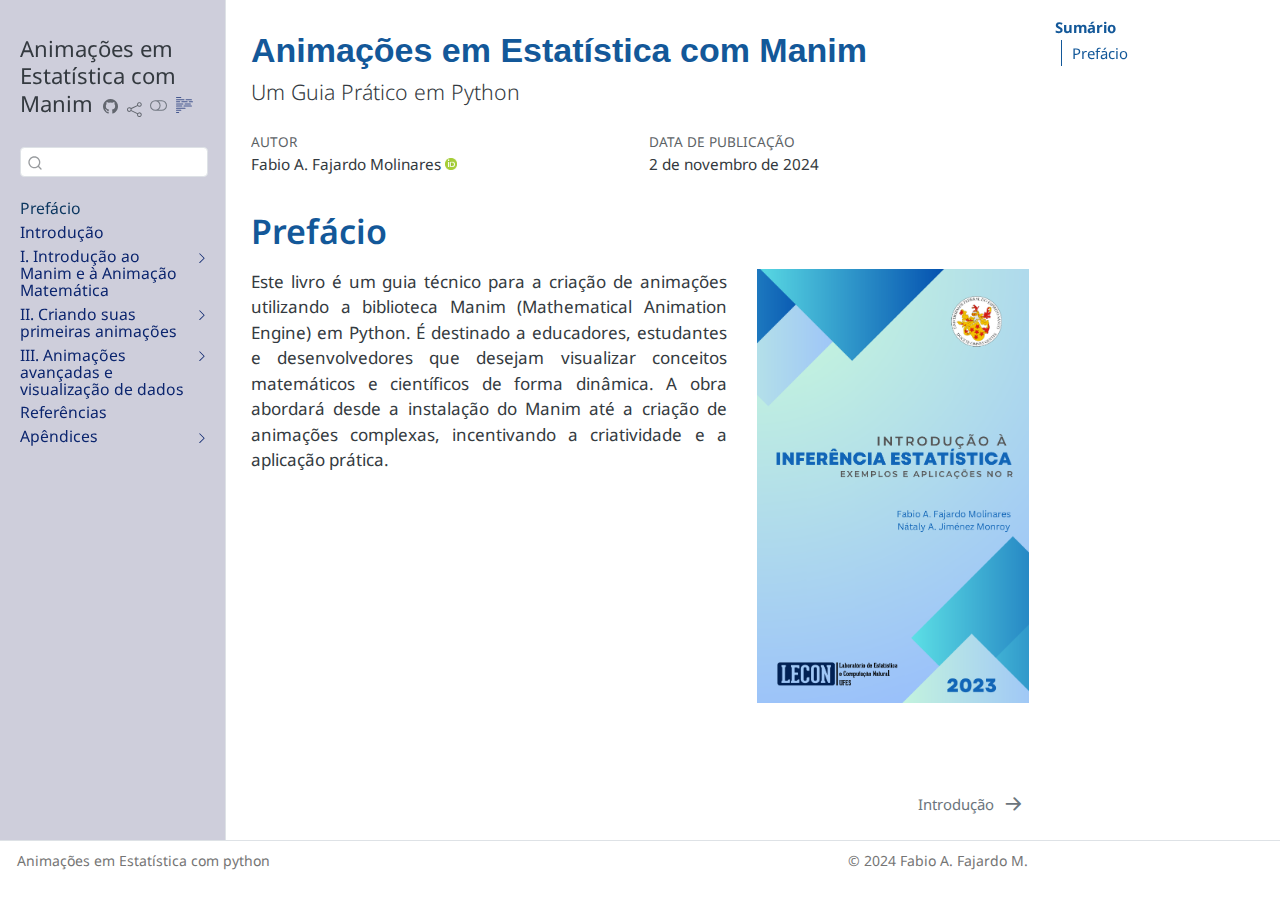
<file: docs/index.html>
<!DOCTYPE html>
<html xmlns="http://www.w3.org/1999/xhtml" lang="pt-BR" xml:lang="pt-BR"><head>

<meta charset="utf-8">
<meta name="generator" content="quarto-1.5.57">

<meta name="viewport" content="width=device-width, initial-scale=1.0, user-scalable=yes">

<meta name="author" content="Fabio A. Fajardo Molinares">

<title>Animações em Estatística com Manim</title>
<style>
code{white-space: pre-wrap;}
span.smallcaps{font-variant: small-caps;}
div.columns{display: flex; gap: min(4vw, 1.5em);}
div.column{flex: auto; overflow-x: auto;}
div.hanging-indent{margin-left: 1.5em; text-indent: -1.5em;}
ul.task-list{list-style: none;}
ul.task-list li input[type="checkbox"] {
  width: 0.8em;
  margin: 0 0.8em 0.2em -1em; /* quarto-specific, see https://github.com/quarto-dev/quarto-cli/issues/4556 */ 
  vertical-align: middle;
}
</style>


<script src="site_libs/quarto-nav/quarto-nav.js"></script>
<script src="site_libs/quarto-nav/headroom.min.js"></script>
<script src="site_libs/clipboard/clipboard.min.js"></script>
<script src="site_libs/quarto-search/autocomplete.umd.js"></script>
<script src="site_libs/quarto-search/fuse.min.js"></script>
<script src="site_libs/quarto-search/quarto-search.js"></script>
<meta name="quarto:offset" content="./">
<link href="./intro.html" rel="next">
<script src="site_libs/quarto-html/quarto.js"></script>
<script src="site_libs/quarto-html/popper.min.js"></script>
<script src="site_libs/quarto-html/tippy.umd.min.js"></script>
<script src="site_libs/quarto-html/anchor.min.js"></script>
<link href="site_libs/quarto-html/tippy.css" rel="stylesheet">
<link href="site_libs/quarto-html/quarto-syntax-highlighting.css" rel="stylesheet" class="quarto-color-scheme" id="quarto-text-highlighting-styles">
<link href="site_libs/quarto-html/quarto-syntax-highlighting-dark.css" rel="prefetch" class="quarto-color-scheme quarto-color-alternate" id="quarto-text-highlighting-styles">
<script src="site_libs/bootstrap/bootstrap.min.js"></script>
<link href="site_libs/bootstrap/bootstrap-icons.css" rel="stylesheet">
<link href="site_libs/bootstrap/bootstrap.min.css" rel="stylesheet" class="quarto-color-scheme" id="quarto-bootstrap" data-mode="light">
<link href="site_libs/bootstrap/bootstrap-dark.min.css" rel="prefetch" class="quarto-color-scheme quarto-color-alternate" id="quarto-bootstrap" data-mode="dark">
<script id="quarto-search-options" type="application/json">{
  "location": "sidebar",
  "copy-button": false,
  "collapse-after": 3,
  "panel-placement": "start",
  "type": "textbox",
  "limit": 50,
  "keyboard-shortcut": [
    "f",
    "/",
    "s"
  ],
  "show-item-context": false,
  "language": {
    "search-no-results-text": "Nenhum resultado",
    "search-matching-documents-text": "documentos correspondentes",
    "search-copy-link-title": "Copiar link para a busca",
    "search-hide-matches-text": "Esconder correspondências adicionais",
    "search-more-match-text": "mais correspondência neste documento",
    "search-more-matches-text": "mais correspondências neste documento",
    "search-clear-button-title": "Limpar",
    "search-text-placeholder": "",
    "search-detached-cancel-button-title": "Cancelar",
    "search-submit-button-title": "Enviar",
    "search-label": "Procurar"
  }
}</script>


</head>

<body class="nav-sidebar docked">

<div id="quarto-search-results"></div>
  <header id="quarto-header" class="headroom fixed-top">
  <nav class="quarto-secondary-nav">
    <div class="container-fluid d-flex">
      <button type="button" class="quarto-btn-toggle btn" data-bs-toggle="collapse" role="button" data-bs-target=".quarto-sidebar-collapse-item" aria-controls="quarto-sidebar" aria-expanded="false" aria-label="Alternar barra lateral" onclick="if (window.quartoToggleHeadroom) { window.quartoToggleHeadroom(); }">
        <i class="bi bi-layout-text-sidebar-reverse"></i>
      </button>
        <nav class="quarto-page-breadcrumbs" aria-label="breadcrumb"><ol class="breadcrumb"><li class="breadcrumb-item"><a href="./index.html">Prefácio</a></li></ol></nav>
        <a class="flex-grow-1" role="navigation" data-bs-toggle="collapse" data-bs-target=".quarto-sidebar-collapse-item" aria-controls="quarto-sidebar" aria-expanded="false" aria-label="Alternar barra lateral" onclick="if (window.quartoToggleHeadroom) { window.quartoToggleHeadroom(); }">      
        </a>
      <button type="button" class="btn quarto-search-button" aria-label="Procurar" onclick="window.quartoOpenSearch();">
        <i class="bi bi-search"></i>
      </button>
    </div>
  </nav>
</header>
<!-- content -->
<div id="quarto-content" class="quarto-container page-columns page-rows-contents page-layout-article">
<!-- sidebar -->
  <nav id="quarto-sidebar" class="sidebar collapse collapse-horizontal quarto-sidebar-collapse-item sidebar-navigation docked overflow-auto">
    <div class="pt-lg-2 mt-2 text-left sidebar-header">
    <div class="sidebar-title mb-0 py-0">
      <a href="./">Animações em Estatística com Manim</a> 
        <div class="sidebar-tools-main tools-wide">
    <a href="https://github.com/ffajardo64/" title="Código fonte" class="quarto-navigation-tool px-1" aria-label="Código fonte"><i class="bi bi-github"></i></a>
    <div class="dropdown">
      <a href="" title="Compartilhar" id="quarto-navigation-tool-dropdown-0" class="quarto-navigation-tool dropdown-toggle px-1" data-bs-toggle="dropdown" aria-expanded="false" role="link" aria-label="Compartilhar"><i class="bi bi-share"></i></a>
      <ul class="dropdown-menu" aria-labelledby="quarto-navigation-tool-dropdown-0">
          <li>
            <a class="dropdown-item sidebar-tools-main-item" href="https://twitter.com/intent/tweet?url=|url|">
              <i class="bi bi-twitter pe-1"></i>
            Twitter
            </a>
          </li>
          <li>
            <a class="dropdown-item sidebar-tools-main-item" href="https://www.facebook.com/sharer/sharer.php?u=|url|">
              <i class="bi bi-facebook pe-1"></i>
            Facebook
            </a>
          </li>
          <li>
            <a class="dropdown-item sidebar-tools-main-item" href="https://www.linkedin.com/sharing/share-offsite/?url=|url|">
              <i class="bi bi-linkedin pe-1"></i>
            LinkedIn
            </a>
          </li>
      </ul>
    </div>
  <a href="" class="quarto-color-scheme-toggle quarto-navigation-tool  px-1" onclick="window.quartoToggleColorScheme(); return false;" title="Alternar modo escuro"><i class="bi"></i></a>
  <a href="" class="quarto-reader-toggle quarto-navigation-tool px-1" onclick="window.quartoToggleReader(); return false;" title="Alternar modo de leitor">
  <div class="quarto-reader-toggle-btn">
  <i class="bi"></i>
  </div>
</a>
</div>
    </div>
      </div>
        <div class="mt-2 flex-shrink-0 align-items-center">
        <div class="sidebar-search">
        <div id="quarto-search" class="" title="Procurar"></div>
        </div>
        </div>
    <div class="sidebar-menu-container"> 
    <ul class="list-unstyled mt-1">
        <li class="sidebar-item">
  <div class="sidebar-item-container"> 
  <a href="./index.html" class="sidebar-item-text sidebar-link active">
 <span class="menu-text">Prefácio</span></a>
  </div>
</li>
        <li class="sidebar-item">
  <div class="sidebar-item-container"> 
  <a href="./intro.html" class="sidebar-item-text sidebar-link">
 <span class="menu-text">Introdução</span></a>
  </div>
</li>
        <li class="sidebar-item sidebar-item-section">
      <div class="sidebar-item-container"> 
            <a class="sidebar-item-text sidebar-link text-start collapsed" data-bs-toggle="collapse" data-bs-target="#quarto-sidebar-section-1" role="navigation" aria-expanded="false">
 <span class="menu-text">I. Introdução ao Manim e à Animação Matemática</span></a>
          <a class="sidebar-item-toggle text-start collapsed" data-bs-toggle="collapse" data-bs-target="#quarto-sidebar-section-1" role="navigation" aria-expanded="false" aria-label="Alternar seção">
            <i class="bi bi-chevron-right ms-2"></i>
          </a> 
      </div>
      <ul id="quarto-sidebar-section-1" class="collapse list-unstyled sidebar-section depth1 ">  
          <li class="sidebar-item">
  <div class="sidebar-item-container"> 
  <a href="./p1chap01.html" class="sidebar-item-text sidebar-link">
 <span class="menu-text"><span class="chapter-number">1</span>&nbsp; <span class="chapter-title">Estrutura básica</span></span></a>
  </div>
</li>
          <li class="sidebar-item">
  <div class="sidebar-item-container"> 
  <a href="./p1chap02.html" class="sidebar-item-text sidebar-link">
 <span class="menu-text"><span class="chapter-number">2</span>&nbsp; <span class="chapter-title">Objetos em <code>manim</code></span></span></a>
  </div>
</li>
          <li class="sidebar-item">
  <div class="sidebar-item-container"> 
  <a href="./p1chap03.html" class="sidebar-item-text sidebar-link">
 <span class="menu-text"><span class="chapter-number">3</span>&nbsp; <span class="chapter-title">Formato de textos</span></span></a>
  </div>
</li>
          <li class="sidebar-item">
  <div class="sidebar-item-container"> 
  <a href="./p1chap04.html" class="sidebar-item-text sidebar-link">
 <span class="menu-text"><span class="chapter-number">4</span>&nbsp; <span class="chapter-title">Câmera</span></span></a>
  </div>
</li>
      </ul>
  </li>
        <li class="sidebar-item sidebar-item-section">
      <div class="sidebar-item-container"> 
            <a class="sidebar-item-text sidebar-link text-start collapsed" data-bs-toggle="collapse" data-bs-target="#quarto-sidebar-section-2" role="navigation" aria-expanded="false">
 <span class="menu-text">II. Criando suas primeiras animações</span></a>
          <a class="sidebar-item-toggle text-start collapsed" data-bs-toggle="collapse" data-bs-target="#quarto-sidebar-section-2" role="navigation" aria-expanded="false" aria-label="Alternar seção">
            <i class="bi bi-chevron-right ms-2"></i>
          </a> 
      </div>
      <ul id="quarto-sidebar-section-2" class="collapse list-unstyled sidebar-section depth1 ">  
          <li class="sidebar-item">
  <div class="sidebar-item-container"> 
  <a href="./p1chap01.html" class="sidebar-item-text sidebar-link">
 <span class="menu-text"><span class="chapter-number">1</span>&nbsp; <span class="chapter-title">Estrutura básica</span></span></a>
  </div>
</li>
      </ul>
  </li>
        <li class="sidebar-item sidebar-item-section">
      <div class="sidebar-item-container"> 
            <a class="sidebar-item-text sidebar-link text-start collapsed" data-bs-toggle="collapse" data-bs-target="#quarto-sidebar-section-3" role="navigation" aria-expanded="false">
 <span class="menu-text">III. Animações avançadas e visualização de dados</span></a>
          <a class="sidebar-item-toggle text-start collapsed" data-bs-toggle="collapse" data-bs-target="#quarto-sidebar-section-3" role="navigation" aria-expanded="false" aria-label="Alternar seção">
            <i class="bi bi-chevron-right ms-2"></i>
          </a> 
      </div>
      <ul id="quarto-sidebar-section-3" class="collapse list-unstyled sidebar-section depth1 ">  
          <li class="sidebar-item">
  <div class="sidebar-item-container"> 
  <a href="./p1chap01.html" class="sidebar-item-text sidebar-link">
 <span class="menu-text"><span class="chapter-number">1</span>&nbsp; <span class="chapter-title">Estrutura básica</span></span></a>
  </div>
</li>
      </ul>
  </li>
        <li class="sidebar-item">
  <div class="sidebar-item-container"> 
  <a href="./references.html" class="sidebar-item-text sidebar-link">
 <span class="menu-text">Referências</span></a>
  </div>
</li>
        <li class="sidebar-item sidebar-item-section">
      <div class="sidebar-item-container"> 
            <a class="sidebar-item-text sidebar-link text-start collapsed" data-bs-toggle="collapse" data-bs-target="#quarto-sidebar-section-4" role="navigation" aria-expanded="false">
 <span class="menu-text">Apêndices</span></a>
          <a class="sidebar-item-toggle text-start collapsed" data-bs-toggle="collapse" data-bs-target="#quarto-sidebar-section-4" role="navigation" aria-expanded="false" aria-label="Alternar seção">
            <i class="bi bi-chevron-right ms-2"></i>
          </a> 
      </div>
      <ul id="quarto-sidebar-section-4" class="collapse list-unstyled sidebar-section depth1 ">  
          <li class="sidebar-item">
  <div class="sidebar-item-container"> 
  <a href="./matematica.html" class="sidebar-item-text sidebar-link">
 <span class="menu-text"><span class="chapter-number">A</span>&nbsp; <span class="chapter-title">Resultados matemáticos</span></span></a>
  </div>
</li>
      </ul>
  </li>
    </ul>
    </div>
</nav>
<div id="quarto-sidebar-glass" class="quarto-sidebar-collapse-item" data-bs-toggle="collapse" data-bs-target=".quarto-sidebar-collapse-item"></div>
<!-- margin-sidebar -->
    <div id="quarto-margin-sidebar" class="sidebar margin-sidebar">
        <nav id="TOC" role="doc-toc" class="toc-active">
    <h2 id="toc-title">Sumário</h2>
   
  <ul>
  <li><a href="#prefácio" id="toc-prefácio" class="nav-link active" data-scroll-target="#prefácio">Prefácio</a></li>
  </ul>
</nav>
    </div>
<!-- main -->
<main class="content" id="quarto-document-content">

<header id="title-block-header" class="quarto-title-block default">
<div class="quarto-title">
<h1 class="title">Animações em Estatística com Manim</h1>
<p class="subtitle lead">Um Guia Prático em Python</p>
</div>



<div class="quarto-title-meta">

    <div>
    <div class="quarto-title-meta-heading">Autor</div>
    <div class="quarto-title-meta-contents">
             <p>Fabio A. Fajardo Molinares <a href="https://orcid.org/0000-0002-4952-3975" class="quarto-title-author-orcid"> <img src="[data-uri]"></a></p>
          </div>
  </div>
    
    <div>
    <div class="quarto-title-meta-heading">Data de Publicação</div>
    <div class="quarto-title-meta-contents">
      <p class="date">2 de novembro de 2024</p>
    </div>
  </div>
  
    
  </div>
  


</header>



<section id="prefácio" class="level1 unnumbered">
<h1 class="unnumbered">Prefácio</h1><p><img src="cover.png" title="Animações em Estatística com Manim" class="quarto-cover-image img-fluid"></p>
<p>Este livro é um guia técnico para a criação de animações utilizando a biblioteca Manim (Mathematical Animation Engine) em Python. É destinado a educadores, estudantes e desenvolvedores que desejam visualizar conceitos matemáticos e científicos de forma dinâmica. A obra abordará desde a instalação do Manim até a criação de animações complexas, incentivando a criatividade e a aplicação prática.</p>


</section>

</main> <!-- /main -->
<script id="quarto-html-after-body" type="application/javascript">
window.document.addEventListener("DOMContentLoaded", function (event) {
  const toggleBodyColorMode = (bsSheetEl) => {
    const mode = bsSheetEl.getAttribute("data-mode");
    const bodyEl = window.document.querySelector("body");
    if (mode === "dark") {
      bodyEl.classList.add("quarto-dark");
      bodyEl.classList.remove("quarto-light");
    } else {
      bodyEl.classList.add("quarto-light");
      bodyEl.classList.remove("quarto-dark");
    }
  }
  const toggleBodyColorPrimary = () => {
    const bsSheetEl = window.document.querySelector("link#quarto-bootstrap");
    if (bsSheetEl) {
      toggleBodyColorMode(bsSheetEl);
    }
  }
  toggleBodyColorPrimary();  
  const disableStylesheet = (stylesheets) => {
    for (let i=0; i < stylesheets.length; i++) {
      const stylesheet = stylesheets[i];
      stylesheet.rel = 'prefetch';
    }
  }
  const enableStylesheet = (stylesheets) => {
    for (let i=0; i < stylesheets.length; i++) {
      const stylesheet = stylesheets[i];
      stylesheet.rel = 'stylesheet';
    }
  }
  const manageTransitions = (selector, allowTransitions) => {
    const els = window.document.querySelectorAll(selector);
    for (let i=0; i < els.length; i++) {
      const el = els[i];
      if (allowTransitions) {
        el.classList.remove('notransition');
      } else {
        el.classList.add('notransition');
      }
    }
  }
  const toggleGiscusIfUsed = (isAlternate, darkModeDefault) => {
    const baseTheme = document.querySelector('#giscus-base-theme')?.value ?? 'light';
    const alternateTheme = document.querySelector('#giscus-alt-theme')?.value ?? 'dark';
    let newTheme = '';
    if(darkModeDefault) {
      newTheme = isAlternate ? baseTheme : alternateTheme;
    } else {
      newTheme = isAlternate ? alternateTheme : baseTheme;
    }
    const changeGiscusTheme = () => {
      // From: https://github.com/giscus/giscus/issues/336
      const sendMessage = (message) => {
        const iframe = document.querySelector('iframe.giscus-frame');
        if (!iframe) return;
        iframe.contentWindow.postMessage({ giscus: message }, 'https://giscus.app');
      }
      sendMessage({
        setConfig: {
          theme: newTheme
        }
      });
    }
    const isGiscussLoaded = window.document.querySelector('iframe.giscus-frame') !== null;
    if (isGiscussLoaded) {
      changeGiscusTheme();
    }
  }
  const toggleColorMode = (alternate) => {
    // Switch the stylesheets
    const alternateStylesheets = window.document.querySelectorAll('link.quarto-color-scheme.quarto-color-alternate');
    manageTransitions('#quarto-margin-sidebar .nav-link', false);
    if (alternate) {
      enableStylesheet(alternateStylesheets);
      for (const sheetNode of alternateStylesheets) {
        if (sheetNode.id === "quarto-bootstrap") {
          toggleBodyColorMode(sheetNode);
        }
      }
    } else {
      disableStylesheet(alternateStylesheets);
      toggleBodyColorPrimary();
    }
    manageTransitions('#quarto-margin-sidebar .nav-link', true);
    // Switch the toggles
    const toggles = window.document.querySelectorAll('.quarto-color-scheme-toggle');
    for (let i=0; i < toggles.length; i++) {
      const toggle = toggles[i];
      if (toggle) {
        if (alternate) {
          toggle.classList.add("alternate");     
        } else {
          toggle.classList.remove("alternate");
        }
      }
    }
    // Hack to workaround the fact that safari doesn't
    // properly recolor the scrollbar when toggling (#1455)
    if (navigator.userAgent.indexOf('Safari') > 0 && navigator.userAgent.indexOf('Chrome') == -1) {
      manageTransitions("body", false);
      window.scrollTo(0, 1);
      setTimeout(() => {
        window.scrollTo(0, 0);
        manageTransitions("body", true);
      }, 40);  
    }
  }
  const isFileUrl = () => { 
    return window.location.protocol === 'file:';
  }
  const hasAlternateSentinel = () => {  
    let styleSentinel = getColorSchemeSentinel();
    if (styleSentinel !== null) {
      return styleSentinel === "alternate";
    } else {
      return false;
    }
  }
  const setStyleSentinel = (alternate) => {
    const value = alternate ? "alternate" : "default";
    if (!isFileUrl()) {
      window.localStorage.setItem("quarto-color-scheme", value);
    } else {
      localAlternateSentinel = value;
    }
  }
  const getColorSchemeSentinel = () => {
    if (!isFileUrl()) {
      const storageValue = window.localStorage.getItem("quarto-color-scheme");
      return storageValue != null ? storageValue : localAlternateSentinel;
    } else {
      return localAlternateSentinel;
    }
  }
  const darkModeDefault = false;
  let localAlternateSentinel = darkModeDefault ? 'alternate' : 'default';
  // Dark / light mode switch
  window.quartoToggleColorScheme = () => {
    // Read the current dark / light value 
    let toAlternate = !hasAlternateSentinel();
    toggleColorMode(toAlternate);
    setStyleSentinel(toAlternate);
    toggleGiscusIfUsed(toAlternate, darkModeDefault);
  };
  // Ensure there is a toggle, if there isn't float one in the top right
  if (window.document.querySelector('.quarto-color-scheme-toggle') === null) {
    const a = window.document.createElement('a');
    a.classList.add('top-right');
    a.classList.add('quarto-color-scheme-toggle');
    a.href = "";
    a.onclick = function() { try { window.quartoToggleColorScheme(); } catch {} return false; };
    const i = window.document.createElement("i");
    i.classList.add('bi');
    a.appendChild(i);
    window.document.body.appendChild(a);
  }
  // Switch to dark mode if need be
  if (hasAlternateSentinel()) {
    toggleColorMode(true);
  } else {
    toggleColorMode(false);
  }
  const icon = "";
  const anchorJS = new window.AnchorJS();
  anchorJS.options = {
    placement: 'right',
    icon: icon
  };
  anchorJS.add('.anchored');
  const isCodeAnnotation = (el) => {
    for (const clz of el.classList) {
      if (clz.startsWith('code-annotation-')) {                     
        return true;
      }
    }
    return false;
  }
  const onCopySuccess = function(e) {
    // button target
    const button = e.trigger;
    // don't keep focus
    button.blur();
    // flash "checked"
    button.classList.add('code-copy-button-checked');
    var currentTitle = button.getAttribute("title");
    button.setAttribute("title", "Copiada");
    let tooltip;
    if (window.bootstrap) {
      button.setAttribute("data-bs-toggle", "tooltip");
      button.setAttribute("data-bs-placement", "left");
      button.setAttribute("data-bs-title", "Copiada");
      tooltip = new bootstrap.Tooltip(button, 
        { trigger: "manual", 
          customClass: "code-copy-button-tooltip",
          offset: [0, -8]});
      tooltip.show();    
    }
    setTimeout(function() {
      if (tooltip) {
        tooltip.hide();
        button.removeAttribute("data-bs-title");
        button.removeAttribute("data-bs-toggle");
        button.removeAttribute("data-bs-placement");
      }
      button.setAttribute("title", currentTitle);
      button.classList.remove('code-copy-button-checked');
    }, 1000);
    // clear code selection
    e.clearSelection();
  }
  const getTextToCopy = function(trigger) {
      const codeEl = trigger.previousElementSibling.cloneNode(true);
      for (const childEl of codeEl.children) {
        if (isCodeAnnotation(childEl)) {
          childEl.remove();
        }
      }
      return codeEl.innerText;
  }
  const clipboard = new window.ClipboardJS('.code-copy-button:not([data-in-quarto-modal])', {
    text: getTextToCopy
  });
  clipboard.on('success', onCopySuccess);
  if (window.document.getElementById('quarto-embedded-source-code-modal')) {
    // For code content inside modals, clipBoardJS needs to be initialized with a container option
    // TODO: Check when it could be a function (https://github.com/zenorocha/clipboard.js/issues/860)
    const clipboardModal = new window.ClipboardJS('.code-copy-button[data-in-quarto-modal]', {
      text: getTextToCopy,
      container: window.document.getElementById('quarto-embedded-source-code-modal')
    });
    clipboardModal.on('success', onCopySuccess);
  }
    var localhostRegex = new RegExp(/^(?:http|https):\/\/localhost\:?[0-9]*\//);
    var mailtoRegex = new RegExp(/^mailto:/);
      var filterRegex = new RegExp('/' + window.location.host + '/');
    var isInternal = (href) => {
        return filterRegex.test(href) || localhostRegex.test(href) || mailtoRegex.test(href);
    }
    // Inspect non-navigation links and adorn them if external
 	var links = window.document.querySelectorAll('a[href]:not(.nav-link):not(.navbar-brand):not(.toc-action):not(.sidebar-link):not(.sidebar-item-toggle):not(.pagination-link):not(.no-external):not([aria-hidden]):not(.dropdown-item):not(.quarto-navigation-tool):not(.about-link)');
    for (var i=0; i<links.length; i++) {
      const link = links[i];
      if (!isInternal(link.href)) {
        // undo the damage that might have been done by quarto-nav.js in the case of
        // links that we want to consider external
        if (link.dataset.originalHref !== undefined) {
          link.href = link.dataset.originalHref;
        }
      }
    }
  function tippyHover(el, contentFn, onTriggerFn, onUntriggerFn) {
    const config = {
      allowHTML: true,
      maxWidth: 500,
      delay: 100,
      arrow: false,
      appendTo: function(el) {
          return el.parentElement;
      },
      interactive: true,
      interactiveBorder: 10,
      theme: 'quarto',
      placement: 'bottom-start',
    };
    if (contentFn) {
      config.content = contentFn;
    }
    if (onTriggerFn) {
      config.onTrigger = onTriggerFn;
    }
    if (onUntriggerFn) {
      config.onUntrigger = onUntriggerFn;
    }
    window.tippy(el, config); 
  }
  const noterefs = window.document.querySelectorAll('a[role="doc-noteref"]');
  for (var i=0; i<noterefs.length; i++) {
    const ref = noterefs[i];
    tippyHover(ref, function() {
      // use id or data attribute instead here
      let href = ref.getAttribute('data-footnote-href') || ref.getAttribute('href');
      try { href = new URL(href).hash; } catch {}
      const id = href.replace(/^#\/?/, "");
      const note = window.document.getElementById(id);
      if (note) {
        return note.innerHTML;
      } else {
        return "";
      }
    });
  }
  const xrefs = window.document.querySelectorAll('a.quarto-xref');
  const processXRef = (id, note) => {
    // Strip column container classes
    const stripColumnClz = (el) => {
      el.classList.remove("page-full", "page-columns");
      if (el.children) {
        for (const child of el.children) {
          stripColumnClz(child);
        }
      }
    }
    stripColumnClz(note)
    if (id === null || id.startsWith('sec-')) {
      // Special case sections, only their first couple elements
      const container = document.createElement("div");
      if (note.children && note.children.length > 2) {
        container.appendChild(note.children[0].cloneNode(true));
        for (let i = 1; i < note.children.length; i++) {
          const child = note.children[i];
          if (child.tagName === "P" && child.innerText === "") {
            continue;
          } else {
            container.appendChild(child.cloneNode(true));
            break;
          }
        }
        if (window.Quarto?.typesetMath) {
          window.Quarto.typesetMath(container);
        }
        return container.innerHTML
      } else {
        if (window.Quarto?.typesetMath) {
          window.Quarto.typesetMath(note);
        }
        return note.innerHTML;
      }
    } else {
      // Remove any anchor links if they are present
      const anchorLink = note.querySelector('a.anchorjs-link');
      if (anchorLink) {
        anchorLink.remove();
      }
      if (window.Quarto?.typesetMath) {
        window.Quarto.typesetMath(note);
      }
      // TODO in 1.5, we should make sure this works without a callout special case
      if (note.classList.contains("callout")) {
        return note.outerHTML;
      } else {
        return note.innerHTML;
      }
    }
  }
  for (var i=0; i<xrefs.length; i++) {
    const xref = xrefs[i];
    tippyHover(xref, undefined, function(instance) {
      instance.disable();
      let url = xref.getAttribute('href');
      let hash = undefined; 
      if (url.startsWith('#')) {
        hash = url;
      } else {
        try { hash = new URL(url).hash; } catch {}
      }
      if (hash) {
        const id = hash.replace(/^#\/?/, "");
        const note = window.document.getElementById(id);
        if (note !== null) {
          try {
            const html = processXRef(id, note.cloneNode(true));
            instance.setContent(html);
          } finally {
            instance.enable();
            instance.show();
          }
        } else {
          // See if we can fetch this
          fetch(url.split('#')[0])
          .then(res => res.text())
          .then(html => {
            const parser = new DOMParser();
            const htmlDoc = parser.parseFromString(html, "text/html");
            const note = htmlDoc.getElementById(id);
            if (note !== null) {
              const html = processXRef(id, note);
              instance.setContent(html);
            } 
          }).finally(() => {
            instance.enable();
            instance.show();
          });
        }
      } else {
        // See if we can fetch a full url (with no hash to target)
        // This is a special case and we should probably do some content thinning / targeting
        fetch(url)
        .then(res => res.text())
        .then(html => {
          const parser = new DOMParser();
          const htmlDoc = parser.parseFromString(html, "text/html");
          const note = htmlDoc.querySelector('main.content');
          if (note !== null) {
            // This should only happen for chapter cross references
            // (since there is no id in the URL)
            // remove the first header
            if (note.children.length > 0 && note.children[0].tagName === "HEADER") {
              note.children[0].remove();
            }
            const html = processXRef(null, note);
            instance.setContent(html);
          } 
        }).finally(() => {
          instance.enable();
          instance.show();
        });
      }
    }, function(instance) {
    });
  }
      let selectedAnnoteEl;
      const selectorForAnnotation = ( cell, annotation) => {
        let cellAttr = 'data-code-cell="' + cell + '"';
        let lineAttr = 'data-code-annotation="' +  annotation + '"';
        const selector = 'span[' + cellAttr + '][' + lineAttr + ']';
        return selector;
      }
      const selectCodeLines = (annoteEl) => {
        const doc = window.document;
        const targetCell = annoteEl.getAttribute("data-target-cell");
        const targetAnnotation = annoteEl.getAttribute("data-target-annotation");
        const annoteSpan = window.document.querySelector(selectorForAnnotation(targetCell, targetAnnotation));
        const lines = annoteSpan.getAttribute("data-code-lines").split(",");
        const lineIds = lines.map((line) => {
          return targetCell + "-" + line;
        })
        let top = null;
        let height = null;
        let parent = null;
        if (lineIds.length > 0) {
            //compute the position of the single el (top and bottom and make a div)
            const el = window.document.getElementById(lineIds[0]);
            top = el.offsetTop;
            height = el.offsetHeight;
            parent = el.parentElement.parentElement;
          if (lineIds.length > 1) {
            const lastEl = window.document.getElementById(lineIds[lineIds.length - 1]);
            const bottom = lastEl.offsetTop + lastEl.offsetHeight;
            height = bottom - top;
          }
          if (top !== null && height !== null && parent !== null) {
            // cook up a div (if necessary) and position it 
            let div = window.document.getElementById("code-annotation-line-highlight");
            if (div === null) {
              div = window.document.createElement("div");
              div.setAttribute("id", "code-annotation-line-highlight");
              div.style.position = 'absolute';
              parent.appendChild(div);
            }
            div.style.top = top - 2 + "px";
            div.style.height = height + 4 + "px";
            div.style.left = 0;
            let gutterDiv = window.document.getElementById("code-annotation-line-highlight-gutter");
            if (gutterDiv === null) {
              gutterDiv = window.document.createElement("div");
              gutterDiv.setAttribute("id", "code-annotation-line-highlight-gutter");
              gutterDiv.style.position = 'absolute';
              const codeCell = window.document.getElementById(targetCell);
              const gutter = codeCell.querySelector('.code-annotation-gutter');
              gutter.appendChild(gutterDiv);
            }
            gutterDiv.style.top = top - 2 + "px";
            gutterDiv.style.height = height + 4 + "px";
          }
          selectedAnnoteEl = annoteEl;
        }
      };
      const unselectCodeLines = () => {
        const elementsIds = ["code-annotation-line-highlight", "code-annotation-line-highlight-gutter"];
        elementsIds.forEach((elId) => {
          const div = window.document.getElementById(elId);
          if (div) {
            div.remove();
          }
        });
        selectedAnnoteEl = undefined;
      };
        // Handle positioning of the toggle
    window.addEventListener(
      "resize",
      throttle(() => {
        elRect = undefined;
        if (selectedAnnoteEl) {
          selectCodeLines(selectedAnnoteEl);
        }
      }, 10)
    );
    function throttle(fn, ms) {
    let throttle = false;
    let timer;
      return (...args) => {
        if(!throttle) { // first call gets through
            fn.apply(this, args);
            throttle = true;
        } else { // all the others get throttled
            if(timer) clearTimeout(timer); // cancel #2
            timer = setTimeout(() => {
              fn.apply(this, args);
              timer = throttle = false;
            }, ms);
        }
      };
    }
      // Attach click handler to the DT
      const annoteDls = window.document.querySelectorAll('dt[data-target-cell]');
      for (const annoteDlNode of annoteDls) {
        annoteDlNode.addEventListener('click', (event) => {
          const clickedEl = event.target;
          if (clickedEl !== selectedAnnoteEl) {
            unselectCodeLines();
            const activeEl = window.document.querySelector('dt[data-target-cell].code-annotation-active');
            if (activeEl) {
              activeEl.classList.remove('code-annotation-active');
            }
            selectCodeLines(clickedEl);
            clickedEl.classList.add('code-annotation-active');
          } else {
            // Unselect the line
            unselectCodeLines();
            clickedEl.classList.remove('code-annotation-active');
          }
        });
      }
  const findCites = (el) => {
    const parentEl = el.parentElement;
    if (parentEl) {
      const cites = parentEl.dataset.cites;
      if (cites) {
        return {
          el,
          cites: cites.split(' ')
        };
      } else {
        return findCites(el.parentElement)
      }
    } else {
      return undefined;
    }
  };
  var bibliorefs = window.document.querySelectorAll('a[role="doc-biblioref"]');
  for (var i=0; i<bibliorefs.length; i++) {
    const ref = bibliorefs[i];
    const citeInfo = findCites(ref);
    if (citeInfo) {
      tippyHover(citeInfo.el, function() {
        var popup = window.document.createElement('div');
        citeInfo.cites.forEach(function(cite) {
          var citeDiv = window.document.createElement('div');
          citeDiv.classList.add('hanging-indent');
          citeDiv.classList.add('csl-entry');
          var biblioDiv = window.document.getElementById('ref-' + cite);
          if (biblioDiv) {
            citeDiv.innerHTML = biblioDiv.innerHTML;
          }
          popup.appendChild(citeDiv);
        });
        return popup.innerHTML;
      });
    }
  }
});
</script>
<nav class="page-navigation">
  <div class="nav-page nav-page-previous">
  </div>
  <div class="nav-page nav-page-next">
      <a href="./intro.html" class="pagination-link" aria-label="Introdução">
        <span class="nav-page-text">Introdução</span> <i class="bi bi-arrow-right-short"></i>
      </a>
  </div>
</nav>
</div> <!-- /content -->
<footer class="footer">
  <div class="nav-footer">
    <div class="nav-footer-left">
<p>Animações em Estatística com python</p>
</div>   
    <div class="nav-footer-center">
      &nbsp;
    </div>
    <div class="nav-footer-right">
<p>© 2024 Fabio A. Fajardo M.</p>
</div>
  </div>
</footer>




</body></html>
</file>
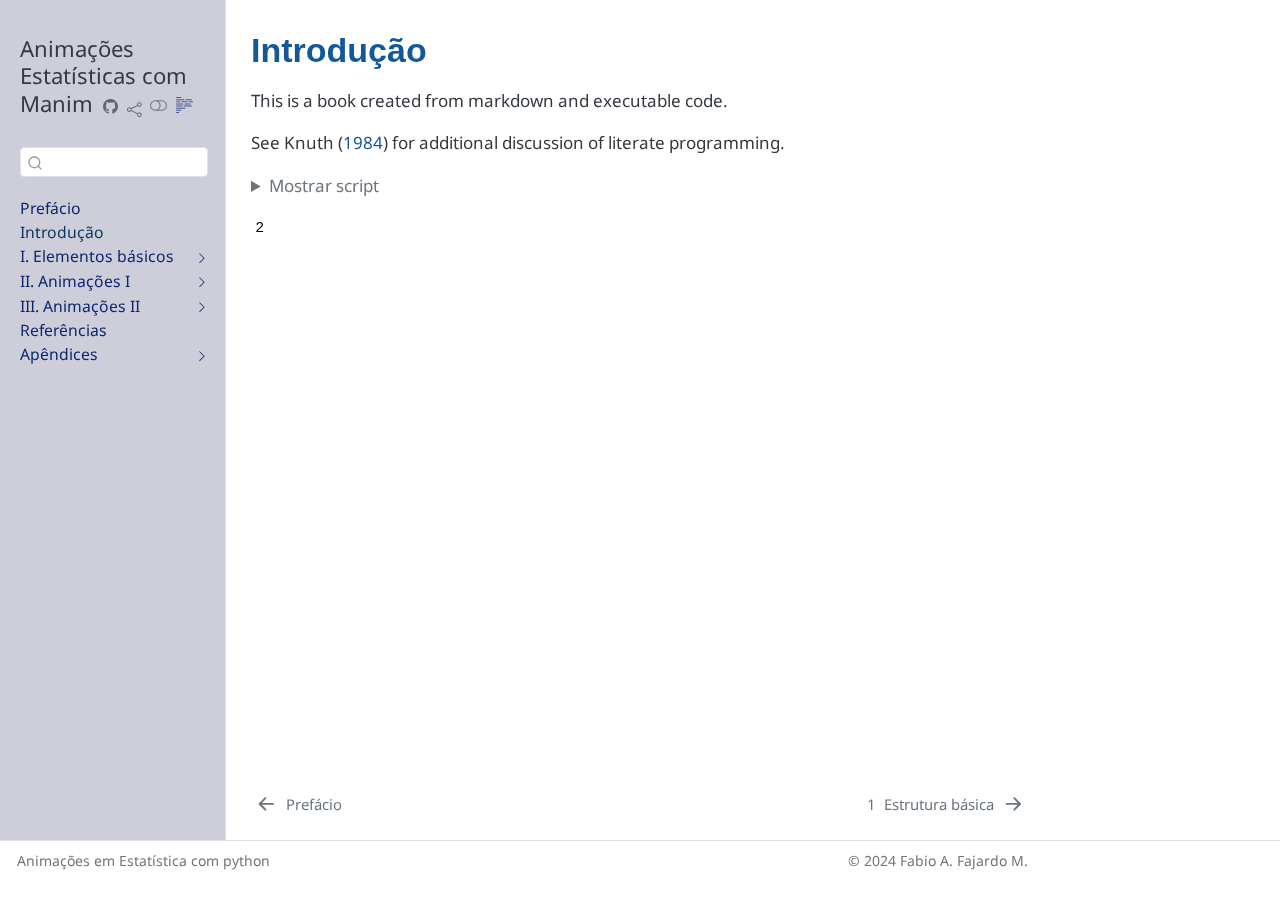
<file: docs/intro.html>
<!DOCTYPE html>
<html xmlns="http://www.w3.org/1999/xhtml" lang="pt-BR" xml:lang="pt-BR"><head>

<meta charset="utf-8">
<meta name="generator" content="quarto-1.5.57">

<meta name="viewport" content="width=device-width, initial-scale=1.0, user-scalable=yes">


<title>Introdução – Animações Estatísticas com Manim</title>
<style>
code{white-space: pre-wrap;}
span.smallcaps{font-variant: small-caps;}
div.columns{display: flex; gap: min(4vw, 1.5em);}
div.column{flex: auto; overflow-x: auto;}
div.hanging-indent{margin-left: 1.5em; text-indent: -1.5em;}
ul.task-list{list-style: none;}
ul.task-list li input[type="checkbox"] {
  width: 0.8em;
  margin: 0 0.8em 0.2em -1em; /* quarto-specific, see https://github.com/quarto-dev/quarto-cli/issues/4556 */ 
  vertical-align: middle;
}
/* CSS for syntax highlighting */
pre > code.sourceCode { white-space: pre; position: relative; }
pre > code.sourceCode > span { line-height: 1.25; }
pre > code.sourceCode > span:empty { height: 1.2em; }
.sourceCode { overflow: visible; }
code.sourceCode > span { color: inherit; text-decoration: inherit; }
div.sourceCode { margin: 1em 0; }
pre.sourceCode { margin: 0; }
@media screen {
div.sourceCode { overflow: auto; }
}
@media print {
pre > code.sourceCode { white-space: pre-wrap; }
pre > code.sourceCode > span { display: inline-block; text-indent: -5em; padding-left: 5em; }
}
pre.numberSource code
  { counter-reset: source-line 0; }
pre.numberSource code > span
  { position: relative; left: -4em; counter-increment: source-line; }
pre.numberSource code > span > a:first-child::before
  { content: counter(source-line);
    position: relative; left: -1em; text-align: right; vertical-align: baseline;
    border: none; display: inline-block;
    -webkit-touch-callout: none; -webkit-user-select: none;
    -khtml-user-select: none; -moz-user-select: none;
    -ms-user-select: none; user-select: none;
    padding: 0 4px; width: 4em;
  }
pre.numberSource { margin-left: 3em;  padding-left: 4px; }
div.sourceCode
  {   }
@media screen {
pre > code.sourceCode > span > a:first-child::before { text-decoration: underline; }
}
/* CSS for citations */
div.csl-bib-body { }
div.csl-entry {
  clear: both;
  margin-bottom: 0em;
}
.hanging-indent div.csl-entry {
  margin-left:2em;
  text-indent:-2em;
}
div.csl-left-margin {
  min-width:2em;
  float:left;
}
div.csl-right-inline {
  margin-left:2em;
  padding-left:1em;
}
div.csl-indent {
  margin-left: 2em;
}</style>


<script src="site_libs/quarto-nav/quarto-nav.js"></script>
<script src="site_libs/quarto-nav/headroom.min.js"></script>
<script src="site_libs/clipboard/clipboard.min.js"></script>
<script src="site_libs/quarto-search/autocomplete.umd.js"></script>
<script src="site_libs/quarto-search/fuse.min.js"></script>
<script src="site_libs/quarto-search/quarto-search.js"></script>
<meta name="quarto:offset" content="./">
<link href="./p1chap01.html" rel="next">
<link href="./index.html" rel="prev">
<script src="site_libs/quarto-html/quarto.js"></script>
<script src="site_libs/quarto-html/popper.min.js"></script>
<script src="site_libs/quarto-html/tippy.umd.min.js"></script>
<script src="site_libs/quarto-html/anchor.min.js"></script>
<link href="site_libs/quarto-html/tippy.css" rel="stylesheet">
<link href="site_libs/quarto-html/quarto-syntax-highlighting.css" rel="stylesheet" class="quarto-color-scheme" id="quarto-text-highlighting-styles">
<link href="site_libs/quarto-html/quarto-syntax-highlighting-dark.css" rel="prefetch" class="quarto-color-scheme quarto-color-alternate" id="quarto-text-highlighting-styles">
<script src="site_libs/bootstrap/bootstrap.min.js"></script>
<link href="site_libs/bootstrap/bootstrap-icons.css" rel="stylesheet">
<link href="site_libs/bootstrap/bootstrap.min.css" rel="stylesheet" class="quarto-color-scheme" id="quarto-bootstrap" data-mode="light">
<link href="site_libs/bootstrap/bootstrap-dark.min.css" rel="prefetch" class="quarto-color-scheme quarto-color-alternate" id="quarto-bootstrap" data-mode="dark">
<script id="quarto-search-options" type="application/json">{
  "location": "sidebar",
  "copy-button": false,
  "collapse-after": 3,
  "panel-placement": "start",
  "type": "textbox",
  "limit": 50,
  "keyboard-shortcut": [
    "f",
    "/",
    "s"
  ],
  "show-item-context": false,
  "language": {
    "search-no-results-text": "Nenhum resultado",
    "search-matching-documents-text": "documentos correspondentes",
    "search-copy-link-title": "Copiar link para a busca",
    "search-hide-matches-text": "Esconder correspondências adicionais",
    "search-more-match-text": "mais correspondência neste documento",
    "search-more-matches-text": "mais correspondências neste documento",
    "search-clear-button-title": "Limpar",
    "search-text-placeholder": "",
    "search-detached-cancel-button-title": "Cancelar",
    "search-submit-button-title": "Enviar",
    "search-label": "Procurar"
  }
}</script>


</head>

<body class="nav-sidebar docked">

<div id="quarto-search-results"></div>
  <header id="quarto-header" class="headroom fixed-top">
  <nav class="quarto-secondary-nav">
    <div class="container-fluid d-flex">
      <button type="button" class="quarto-btn-toggle btn" data-bs-toggle="collapse" role="button" data-bs-target=".quarto-sidebar-collapse-item" aria-controls="quarto-sidebar" aria-expanded="false" aria-label="Alternar barra lateral" onclick="if (window.quartoToggleHeadroom) { window.quartoToggleHeadroom(); }">
        <i class="bi bi-layout-text-sidebar-reverse"></i>
      </button>
        <nav class="quarto-page-breadcrumbs" aria-label="breadcrumb"><ol class="breadcrumb"><li class="breadcrumb-item"><a href="./intro.html">Introdução</a></li></ol></nav>
        <a class="flex-grow-1" role="navigation" data-bs-toggle="collapse" data-bs-target=".quarto-sidebar-collapse-item" aria-controls="quarto-sidebar" aria-expanded="false" aria-label="Alternar barra lateral" onclick="if (window.quartoToggleHeadroom) { window.quartoToggleHeadroom(); }">      
        </a>
      <button type="button" class="btn quarto-search-button" aria-label="Procurar" onclick="window.quartoOpenSearch();">
        <i class="bi bi-search"></i>
      </button>
    </div>
  </nav>
</header>
<!-- content -->
<div id="quarto-content" class="quarto-container page-columns page-rows-contents page-layout-article">
<!-- sidebar -->
  <nav id="quarto-sidebar" class="sidebar collapse collapse-horizontal quarto-sidebar-collapse-item sidebar-navigation docked overflow-auto">
    <div class="pt-lg-2 mt-2 text-left sidebar-header">
    <div class="sidebar-title mb-0 py-0">
      <a href="./">Animações Estatísticas com Manim</a> 
        <div class="sidebar-tools-main tools-wide">
    <a href="https://github.com/ffajardo64/" title="Código fonte" class="quarto-navigation-tool px-1" aria-label="Código fonte"><i class="bi bi-github"></i></a>
    <div class="dropdown">
      <a href="" title="Compartilhar" id="quarto-navigation-tool-dropdown-0" class="quarto-navigation-tool dropdown-toggle px-1" data-bs-toggle="dropdown" aria-expanded="false" role="link" aria-label="Compartilhar"><i class="bi bi-share"></i></a>
      <ul class="dropdown-menu" aria-labelledby="quarto-navigation-tool-dropdown-0">
          <li>
            <a class="dropdown-item sidebar-tools-main-item" href="https://twitter.com/intent/tweet?url=|url|">
              <i class="bi bi-twitter pe-1"></i>
            Twitter
            </a>
          </li>
          <li>
            <a class="dropdown-item sidebar-tools-main-item" href="https://www.facebook.com/sharer/sharer.php?u=|url|">
              <i class="bi bi-facebook pe-1"></i>
            Facebook
            </a>
          </li>
          <li>
            <a class="dropdown-item sidebar-tools-main-item" href="https://www.linkedin.com/sharing/share-offsite/?url=|url|">
              <i class="bi bi-linkedin pe-1"></i>
            LinkedIn
            </a>
          </li>
      </ul>
    </div>
  <a href="" class="quarto-color-scheme-toggle quarto-navigation-tool  px-1" onclick="window.quartoToggleColorScheme(); return false;" title="Alternar modo escuro"><i class="bi"></i></a>
  <a href="" class="quarto-reader-toggle quarto-navigation-tool px-1" onclick="window.quartoToggleReader(); return false;" title="Alternar modo de leitor">
  <div class="quarto-reader-toggle-btn">
  <i class="bi"></i>
  </div>
</a>
</div>
    </div>
      </div>
        <div class="mt-2 flex-shrink-0 align-items-center">
        <div class="sidebar-search">
        <div id="quarto-search" class="" title="Procurar"></div>
        </div>
        </div>
    <div class="sidebar-menu-container"> 
    <ul class="list-unstyled mt-1">
        <li class="sidebar-item">
  <div class="sidebar-item-container"> 
  <a href="./index.html" class="sidebar-item-text sidebar-link">
 <span class="menu-text">Prefácio</span></a>
  </div>
</li>
        <li class="sidebar-item">
  <div class="sidebar-item-container"> 
  <a href="./intro.html" class="sidebar-item-text sidebar-link active">
 <span class="menu-text">Introdução</span></a>
  </div>
</li>
        <li class="sidebar-item sidebar-item-section">
      <div class="sidebar-item-container"> 
            <a class="sidebar-item-text sidebar-link text-start collapsed" data-bs-toggle="collapse" data-bs-target="#quarto-sidebar-section-1" role="navigation" aria-expanded="false">
 <span class="menu-text">I. Elementos básicos</span></a>
          <a class="sidebar-item-toggle text-start collapsed" data-bs-toggle="collapse" data-bs-target="#quarto-sidebar-section-1" role="navigation" aria-expanded="false" aria-label="Alternar seção">
            <i class="bi bi-chevron-right ms-2"></i>
          </a> 
      </div>
      <ul id="quarto-sidebar-section-1" class="collapse list-unstyled sidebar-section depth1 ">  
          <li class="sidebar-item">
  <div class="sidebar-item-container"> 
  <a href="./p1chap01.html" class="sidebar-item-text sidebar-link">
 <span class="menu-text"><span class="chapter-number">1</span>&nbsp; <span class="chapter-title">Estrutura básica</span></span></a>
  </div>
</li>
          <li class="sidebar-item">
  <div class="sidebar-item-container"> 
  <a href="./p1chap02.html" class="sidebar-item-text sidebar-link">
 <span class="menu-text"><span class="chapter-number">2</span>&nbsp; <span class="chapter-title">Objetos em <code>manim</code></span></span></a>
  </div>
</li>
          <li class="sidebar-item">
  <div class="sidebar-item-container"> 
  <a href="./p1chap03.html" class="sidebar-item-text sidebar-link">
 <span class="menu-text"><span class="chapter-number">3</span>&nbsp; <span class="chapter-title">Formato de textos</span></span></a>
  </div>
</li>
          <li class="sidebar-item">
  <div class="sidebar-item-container"> 
  <a href="./p1chap04.html" class="sidebar-item-text sidebar-link">
 <span class="menu-text"><span class="chapter-number">4</span>&nbsp; <span class="chapter-title">Câmera</span></span></a>
  </div>
</li>
      </ul>
  </li>
        <li class="sidebar-item sidebar-item-section">
      <div class="sidebar-item-container"> 
            <a class="sidebar-item-text sidebar-link text-start collapsed" data-bs-toggle="collapse" data-bs-target="#quarto-sidebar-section-2" role="navigation" aria-expanded="false">
 <span class="menu-text">II. Animações I</span></a>
          <a class="sidebar-item-toggle text-start collapsed" data-bs-toggle="collapse" data-bs-target="#quarto-sidebar-section-2" role="navigation" aria-expanded="false" aria-label="Alternar seção">
            <i class="bi bi-chevron-right ms-2"></i>
          </a> 
      </div>
      <ul id="quarto-sidebar-section-2" class="collapse list-unstyled sidebar-section depth1 ">  
          <li class="sidebar-item">
  <div class="sidebar-item-container"> 
  <a href="./p1chap01.html" class="sidebar-item-text sidebar-link">
 <span class="menu-text"><span class="chapter-number">1</span>&nbsp; <span class="chapter-title">Estrutura básica</span></span></a>
  </div>
</li>
      </ul>
  </li>
        <li class="sidebar-item sidebar-item-section">
      <div class="sidebar-item-container"> 
            <a class="sidebar-item-text sidebar-link text-start collapsed" data-bs-toggle="collapse" data-bs-target="#quarto-sidebar-section-3" role="navigation" aria-expanded="false">
 <span class="menu-text">III. Animações II</span></a>
          <a class="sidebar-item-toggle text-start collapsed" data-bs-toggle="collapse" data-bs-target="#quarto-sidebar-section-3" role="navigation" aria-expanded="false" aria-label="Alternar seção">
            <i class="bi bi-chevron-right ms-2"></i>
          </a> 
      </div>
      <ul id="quarto-sidebar-section-3" class="collapse list-unstyled sidebar-section depth1 ">  
          <li class="sidebar-item">
  <div class="sidebar-item-container"> 
  <a href="./p1chap01.html" class="sidebar-item-text sidebar-link">
 <span class="menu-text"><span class="chapter-number">1</span>&nbsp; <span class="chapter-title">Estrutura básica</span></span></a>
  </div>
</li>
      </ul>
  </li>
        <li class="sidebar-item">
  <div class="sidebar-item-container"> 
  <a href="./references.html" class="sidebar-item-text sidebar-link">
 <span class="menu-text">Referências</span></a>
  </div>
</li>
        <li class="sidebar-item sidebar-item-section">
      <div class="sidebar-item-container"> 
            <a class="sidebar-item-text sidebar-link text-start collapsed" data-bs-toggle="collapse" data-bs-target="#quarto-sidebar-section-4" role="navigation" aria-expanded="false">
 <span class="menu-text">Apêndices</span></a>
          <a class="sidebar-item-toggle text-start collapsed" data-bs-toggle="collapse" data-bs-target="#quarto-sidebar-section-4" role="navigation" aria-expanded="false" aria-label="Alternar seção">
            <i class="bi bi-chevron-right ms-2"></i>
          </a> 
      </div>
      <ul id="quarto-sidebar-section-4" class="collapse list-unstyled sidebar-section depth1 ">  
          <li class="sidebar-item">
  <div class="sidebar-item-container"> 
  <a href="./matematica.html" class="sidebar-item-text sidebar-link">
 <span class="menu-text"><span class="chapter-number">A</span>&nbsp; <span class="chapter-title">Resultados matemáticos</span></span></a>
  </div>
</li>
      </ul>
  </li>
    </ul>
    </div>
</nav>
<div id="quarto-sidebar-glass" class="quarto-sidebar-collapse-item" data-bs-toggle="collapse" data-bs-target=".quarto-sidebar-collapse-item"></div>
<!-- margin-sidebar -->
    <div id="quarto-margin-sidebar" class="sidebar margin-sidebar zindex-bottom">
        
    </div>
<!-- main -->
<main class="content" id="quarto-document-content">

<header id="title-block-header" class="quarto-title-block default">
<div class="quarto-title">
<h1 class="title">Introdução</h1>
</div>



<div class="quarto-title-meta">

    
  
    
  </div>
  


</header>


<p>This is a book created from markdown and executable code.</p>
<p>See <span class="citation" data-cites="knuth84">Knuth (<a href="references.html#ref-knuth84" role="doc-biblioref">1984</a>)</span> for additional discussion of literate programming.</p>
<div id="61e9f335" class="cell" data-execution_count="1">
<details class="code-fold">
<summary>Mostrar script</summary>
<div class="sourceCode cell-code" id="cb1"><pre class="sourceCode numberSource python number-lines code-with-copy"><code class="sourceCode python"><span id="cb1-1"><a href="#cb1-1"></a><span class="dv">1</span> <span class="op">+</span> <span class="dv">1</span></span></code><button title="Copiar para a área de transferência" class="code-copy-button"><i class="bi"></i></button></pre></div>
</details>
<div class="cell-output cell-output-display" data-execution_count="1">
<pre><code>2</code></pre>
</div>
</div>


<div id="refs" class="references csl-bib-body hanging-indent" data-entry-spacing="0" role="list" style="display: none">
<div id="ref-knuth84" class="csl-entry" role="listitem">
Knuth, Donald E. 1984. <span>“Literate Programming”</span>. <em>Comput. J.</em> 27 (2): 97–111. <a href="https://doi.org/10.1093/comjnl/27.2.97">https://doi.org/10.1093/comjnl/27.2.97</a>.
</div>
</div>

</main> <!-- /main -->
<script id="quarto-html-after-body" type="application/javascript">
window.document.addEventListener("DOMContentLoaded", function (event) {
  const toggleBodyColorMode = (bsSheetEl) => {
    const mode = bsSheetEl.getAttribute("data-mode");
    const bodyEl = window.document.querySelector("body");
    if (mode === "dark") {
      bodyEl.classList.add("quarto-dark");
      bodyEl.classList.remove("quarto-light");
    } else {
      bodyEl.classList.add("quarto-light");
      bodyEl.classList.remove("quarto-dark");
    }
  }
  const toggleBodyColorPrimary = () => {
    const bsSheetEl = window.document.querySelector("link#quarto-bootstrap");
    if (bsSheetEl) {
      toggleBodyColorMode(bsSheetEl);
    }
  }
  toggleBodyColorPrimary();  
  const disableStylesheet = (stylesheets) => {
    for (let i=0; i < stylesheets.length; i++) {
      const stylesheet = stylesheets[i];
      stylesheet.rel = 'prefetch';
    }
  }
  const enableStylesheet = (stylesheets) => {
    for (let i=0; i < stylesheets.length; i++) {
      const stylesheet = stylesheets[i];
      stylesheet.rel = 'stylesheet';
    }
  }
  const manageTransitions = (selector, allowTransitions) => {
    const els = window.document.querySelectorAll(selector);
    for (let i=0; i < els.length; i++) {
      const el = els[i];
      if (allowTransitions) {
        el.classList.remove('notransition');
      } else {
        el.classList.add('notransition');
      }
    }
  }
  const toggleGiscusIfUsed = (isAlternate, darkModeDefault) => {
    const baseTheme = document.querySelector('#giscus-base-theme')?.value ?? 'light';
    const alternateTheme = document.querySelector('#giscus-alt-theme')?.value ?? 'dark';
    let newTheme = '';
    if(darkModeDefault) {
      newTheme = isAlternate ? baseTheme : alternateTheme;
    } else {
      newTheme = isAlternate ? alternateTheme : baseTheme;
    }
    const changeGiscusTheme = () => {
      // From: https://github.com/giscus/giscus/issues/336
      const sendMessage = (message) => {
        const iframe = document.querySelector('iframe.giscus-frame');
        if (!iframe) return;
        iframe.contentWindow.postMessage({ giscus: message }, 'https://giscus.app');
      }
      sendMessage({
        setConfig: {
          theme: newTheme
        }
      });
    }
    const isGiscussLoaded = window.document.querySelector('iframe.giscus-frame') !== null;
    if (isGiscussLoaded) {
      changeGiscusTheme();
    }
  }
  const toggleColorMode = (alternate) => {
    // Switch the stylesheets
    const alternateStylesheets = window.document.querySelectorAll('link.quarto-color-scheme.quarto-color-alternate');
    manageTransitions('#quarto-margin-sidebar .nav-link', false);
    if (alternate) {
      enableStylesheet(alternateStylesheets);
      for (const sheetNode of alternateStylesheets) {
        if (sheetNode.id === "quarto-bootstrap") {
          toggleBodyColorMode(sheetNode);
        }
      }
    } else {
      disableStylesheet(alternateStylesheets);
      toggleBodyColorPrimary();
    }
    manageTransitions('#quarto-margin-sidebar .nav-link', true);
    // Switch the toggles
    const toggles = window.document.querySelectorAll('.quarto-color-scheme-toggle');
    for (let i=0; i < toggles.length; i++) {
      const toggle = toggles[i];
      if (toggle) {
        if (alternate) {
          toggle.classList.add("alternate");     
        } else {
          toggle.classList.remove("alternate");
        }
      }
    }
    // Hack to workaround the fact that safari doesn't
    // properly recolor the scrollbar when toggling (#1455)
    if (navigator.userAgent.indexOf('Safari') > 0 && navigator.userAgent.indexOf('Chrome') == -1) {
      manageTransitions("body", false);
      window.scrollTo(0, 1);
      setTimeout(() => {
        window.scrollTo(0, 0);
        manageTransitions("body", true);
      }, 40);  
    }
  }
  const isFileUrl = () => { 
    return window.location.protocol === 'file:';
  }
  const hasAlternateSentinel = () => {  
    let styleSentinel = getColorSchemeSentinel();
    if (styleSentinel !== null) {
      return styleSentinel === "alternate";
    } else {
      return false;
    }
  }
  const setStyleSentinel = (alternate) => {
    const value = alternate ? "alternate" : "default";
    if (!isFileUrl()) {
      window.localStorage.setItem("quarto-color-scheme", value);
    } else {
      localAlternateSentinel = value;
    }
  }
  const getColorSchemeSentinel = () => {
    if (!isFileUrl()) {
      const storageValue = window.localStorage.getItem("quarto-color-scheme");
      return storageValue != null ? storageValue : localAlternateSentinel;
    } else {
      return localAlternateSentinel;
    }
  }
  const darkModeDefault = false;
  let localAlternateSentinel = darkModeDefault ? 'alternate' : 'default';
  // Dark / light mode switch
  window.quartoToggleColorScheme = () => {
    // Read the current dark / light value 
    let toAlternate = !hasAlternateSentinel();
    toggleColorMode(toAlternate);
    setStyleSentinel(toAlternate);
    toggleGiscusIfUsed(toAlternate, darkModeDefault);
  };
  // Ensure there is a toggle, if there isn't float one in the top right
  if (window.document.querySelector('.quarto-color-scheme-toggle') === null) {
    const a = window.document.createElement('a');
    a.classList.add('top-right');
    a.classList.add('quarto-color-scheme-toggle');
    a.href = "";
    a.onclick = function() { try { window.quartoToggleColorScheme(); } catch {} return false; };
    const i = window.document.createElement("i");
    i.classList.add('bi');
    a.appendChild(i);
    window.document.body.appendChild(a);
  }
  // Switch to dark mode if need be
  if (hasAlternateSentinel()) {
    toggleColorMode(true);
  } else {
    toggleColorMode(false);
  }
  const icon = "";
  const anchorJS = new window.AnchorJS();
  anchorJS.options = {
    placement: 'right',
    icon: icon
  };
  anchorJS.add('.anchored');
  const isCodeAnnotation = (el) => {
    for (const clz of el.classList) {
      if (clz.startsWith('code-annotation-')) {                     
        return true;
      }
    }
    return false;
  }
  const onCopySuccess = function(e) {
    // button target
    const button = e.trigger;
    // don't keep focus
    button.blur();
    // flash "checked"
    button.classList.add('code-copy-button-checked');
    var currentTitle = button.getAttribute("title");
    button.setAttribute("title", "Copiada");
    let tooltip;
    if (window.bootstrap) {
      button.setAttribute("data-bs-toggle", "tooltip");
      button.setAttribute("data-bs-placement", "left");
      button.setAttribute("data-bs-title", "Copiada");
      tooltip = new bootstrap.Tooltip(button, 
        { trigger: "manual", 
          customClass: "code-copy-button-tooltip",
          offset: [0, -8]});
      tooltip.show();    
    }
    setTimeout(function() {
      if (tooltip) {
        tooltip.hide();
        button.removeAttribute("data-bs-title");
        button.removeAttribute("data-bs-toggle");
        button.removeAttribute("data-bs-placement");
      }
      button.setAttribute("title", currentTitle);
      button.classList.remove('code-copy-button-checked');
    }, 1000);
    // clear code selection
    e.clearSelection();
  }
  const getTextToCopy = function(trigger) {
      const codeEl = trigger.previousElementSibling.cloneNode(true);
      for (const childEl of codeEl.children) {
        if (isCodeAnnotation(childEl)) {
          childEl.remove();
        }
      }
      return codeEl.innerText;
  }
  const clipboard = new window.ClipboardJS('.code-copy-button:not([data-in-quarto-modal])', {
    text: getTextToCopy
  });
  clipboard.on('success', onCopySuccess);
  if (window.document.getElementById('quarto-embedded-source-code-modal')) {
    // For code content inside modals, clipBoardJS needs to be initialized with a container option
    // TODO: Check when it could be a function (https://github.com/zenorocha/clipboard.js/issues/860)
    const clipboardModal = new window.ClipboardJS('.code-copy-button[data-in-quarto-modal]', {
      text: getTextToCopy,
      container: window.document.getElementById('quarto-embedded-source-code-modal')
    });
    clipboardModal.on('success', onCopySuccess);
  }
    var localhostRegex = new RegExp(/^(?:http|https):\/\/localhost\:?[0-9]*\//);
    var mailtoRegex = new RegExp(/^mailto:/);
      var filterRegex = new RegExp('/' + window.location.host + '/');
    var isInternal = (href) => {
        return filterRegex.test(href) || localhostRegex.test(href) || mailtoRegex.test(href);
    }
    // Inspect non-navigation links and adorn them if external
 	var links = window.document.querySelectorAll('a[href]:not(.nav-link):not(.navbar-brand):not(.toc-action):not(.sidebar-link):not(.sidebar-item-toggle):not(.pagination-link):not(.no-external):not([aria-hidden]):not(.dropdown-item):not(.quarto-navigation-tool):not(.about-link)');
    for (var i=0; i<links.length; i++) {
      const link = links[i];
      if (!isInternal(link.href)) {
        // undo the damage that might have been done by quarto-nav.js in the case of
        // links that we want to consider external
        if (link.dataset.originalHref !== undefined) {
          link.href = link.dataset.originalHref;
        }
      }
    }
  function tippyHover(el, contentFn, onTriggerFn, onUntriggerFn) {
    const config = {
      allowHTML: true,
      maxWidth: 500,
      delay: 100,
      arrow: false,
      appendTo: function(el) {
          return el.parentElement;
      },
      interactive: true,
      interactiveBorder: 10,
      theme: 'quarto',
      placement: 'bottom-start',
    };
    if (contentFn) {
      config.content = contentFn;
    }
    if (onTriggerFn) {
      config.onTrigger = onTriggerFn;
    }
    if (onUntriggerFn) {
      config.onUntrigger = onUntriggerFn;
    }
    window.tippy(el, config); 
  }
  const noterefs = window.document.querySelectorAll('a[role="doc-noteref"]');
  for (var i=0; i<noterefs.length; i++) {
    const ref = noterefs[i];
    tippyHover(ref, function() {
      // use id or data attribute instead here
      let href = ref.getAttribute('data-footnote-href') || ref.getAttribute('href');
      try { href = new URL(href).hash; } catch {}
      const id = href.replace(/^#\/?/, "");
      const note = window.document.getElementById(id);
      if (note) {
        return note.innerHTML;
      } else {
        return "";
      }
    });
  }
  const xrefs = window.document.querySelectorAll('a.quarto-xref');
  const processXRef = (id, note) => {
    // Strip column container classes
    const stripColumnClz = (el) => {
      el.classList.remove("page-full", "page-columns");
      if (el.children) {
        for (const child of el.children) {
          stripColumnClz(child);
        }
      }
    }
    stripColumnClz(note)
    if (id === null || id.startsWith('sec-')) {
      // Special case sections, only their first couple elements
      const container = document.createElement("div");
      if (note.children && note.children.length > 2) {
        container.appendChild(note.children[0].cloneNode(true));
        for (let i = 1; i < note.children.length; i++) {
          const child = note.children[i];
          if (child.tagName === "P" && child.innerText === "") {
            continue;
          } else {
            container.appendChild(child.cloneNode(true));
            break;
          }
        }
        if (window.Quarto?.typesetMath) {
          window.Quarto.typesetMath(container);
        }
        return container.innerHTML
      } else {
        if (window.Quarto?.typesetMath) {
          window.Quarto.typesetMath(note);
        }
        return note.innerHTML;
      }
    } else {
      // Remove any anchor links if they are present
      const anchorLink = note.querySelector('a.anchorjs-link');
      if (anchorLink) {
        anchorLink.remove();
      }
      if (window.Quarto?.typesetMath) {
        window.Quarto.typesetMath(note);
      }
      // TODO in 1.5, we should make sure this works without a callout special case
      if (note.classList.contains("callout")) {
        return note.outerHTML;
      } else {
        return note.innerHTML;
      }
    }
  }
  for (var i=0; i<xrefs.length; i++) {
    const xref = xrefs[i];
    tippyHover(xref, undefined, function(instance) {
      instance.disable();
      let url = xref.getAttribute('href');
      let hash = undefined; 
      if (url.startsWith('#')) {
        hash = url;
      } else {
        try { hash = new URL(url).hash; } catch {}
      }
      if (hash) {
        const id = hash.replace(/^#\/?/, "");
        const note = window.document.getElementById(id);
        if (note !== null) {
          try {
            const html = processXRef(id, note.cloneNode(true));
            instance.setContent(html);
          } finally {
            instance.enable();
            instance.show();
          }
        } else {
          // See if we can fetch this
          fetch(url.split('#')[0])
          .then(res => res.text())
          .then(html => {
            const parser = new DOMParser();
            const htmlDoc = parser.parseFromString(html, "text/html");
            const note = htmlDoc.getElementById(id);
            if (note !== null) {
              const html = processXRef(id, note);
              instance.setContent(html);
            } 
          }).finally(() => {
            instance.enable();
            instance.show();
          });
        }
      } else {
        // See if we can fetch a full url (with no hash to target)
        // This is a special case and we should probably do some content thinning / targeting
        fetch(url)
        .then(res => res.text())
        .then(html => {
          const parser = new DOMParser();
          const htmlDoc = parser.parseFromString(html, "text/html");
          const note = htmlDoc.querySelector('main.content');
          if (note !== null) {
            // This should only happen for chapter cross references
            // (since there is no id in the URL)
            // remove the first header
            if (note.children.length > 0 && note.children[0].tagName === "HEADER") {
              note.children[0].remove();
            }
            const html = processXRef(null, note);
            instance.setContent(html);
          } 
        }).finally(() => {
          instance.enable();
          instance.show();
        });
      }
    }, function(instance) {
    });
  }
      let selectedAnnoteEl;
      const selectorForAnnotation = ( cell, annotation) => {
        let cellAttr = 'data-code-cell="' + cell + '"';
        let lineAttr = 'data-code-annotation="' +  annotation + '"';
        const selector = 'span[' + cellAttr + '][' + lineAttr + ']';
        return selector;
      }
      const selectCodeLines = (annoteEl) => {
        const doc = window.document;
        const targetCell = annoteEl.getAttribute("data-target-cell");
        const targetAnnotation = annoteEl.getAttribute("data-target-annotation");
        const annoteSpan = window.document.querySelector(selectorForAnnotation(targetCell, targetAnnotation));
        const lines = annoteSpan.getAttribute("data-code-lines").split(",");
        const lineIds = lines.map((line) => {
          return targetCell + "-" + line;
        })
        let top = null;
        let height = null;
        let parent = null;
        if (lineIds.length > 0) {
            //compute the position of the single el (top and bottom and make a div)
            const el = window.document.getElementById(lineIds[0]);
            top = el.offsetTop;
            height = el.offsetHeight;
            parent = el.parentElement.parentElement;
          if (lineIds.length > 1) {
            const lastEl = window.document.getElementById(lineIds[lineIds.length - 1]);
            const bottom = lastEl.offsetTop + lastEl.offsetHeight;
            height = bottom - top;
          }
          if (top !== null && height !== null && parent !== null) {
            // cook up a div (if necessary) and position it 
            let div = window.document.getElementById("code-annotation-line-highlight");
            if (div === null) {
              div = window.document.createElement("div");
              div.setAttribute("id", "code-annotation-line-highlight");
              div.style.position = 'absolute';
              parent.appendChild(div);
            }
            div.style.top = top - 2 + "px";
            div.style.height = height + 4 + "px";
            div.style.left = 0;
            let gutterDiv = window.document.getElementById("code-annotation-line-highlight-gutter");
            if (gutterDiv === null) {
              gutterDiv = window.document.createElement("div");
              gutterDiv.setAttribute("id", "code-annotation-line-highlight-gutter");
              gutterDiv.style.position = 'absolute';
              const codeCell = window.document.getElementById(targetCell);
              const gutter = codeCell.querySelector('.code-annotation-gutter');
              gutter.appendChild(gutterDiv);
            }
            gutterDiv.style.top = top - 2 + "px";
            gutterDiv.style.height = height + 4 + "px";
          }
          selectedAnnoteEl = annoteEl;
        }
      };
      const unselectCodeLines = () => {
        const elementsIds = ["code-annotation-line-highlight", "code-annotation-line-highlight-gutter"];
        elementsIds.forEach((elId) => {
          const div = window.document.getElementById(elId);
          if (div) {
            div.remove();
          }
        });
        selectedAnnoteEl = undefined;
      };
        // Handle positioning of the toggle
    window.addEventListener(
      "resize",
      throttle(() => {
        elRect = undefined;
        if (selectedAnnoteEl) {
          selectCodeLines(selectedAnnoteEl);
        }
      }, 10)
    );
    function throttle(fn, ms) {
    let throttle = false;
    let timer;
      return (...args) => {
        if(!throttle) { // first call gets through
            fn.apply(this, args);
            throttle = true;
        } else { // all the others get throttled
            if(timer) clearTimeout(timer); // cancel #2
            timer = setTimeout(() => {
              fn.apply(this, args);
              timer = throttle = false;
            }, ms);
        }
      };
    }
      // Attach click handler to the DT
      const annoteDls = window.document.querySelectorAll('dt[data-target-cell]');
      for (const annoteDlNode of annoteDls) {
        annoteDlNode.addEventListener('click', (event) => {
          const clickedEl = event.target;
          if (clickedEl !== selectedAnnoteEl) {
            unselectCodeLines();
            const activeEl = window.document.querySelector('dt[data-target-cell].code-annotation-active');
            if (activeEl) {
              activeEl.classList.remove('code-annotation-active');
            }
            selectCodeLines(clickedEl);
            clickedEl.classList.add('code-annotation-active');
          } else {
            // Unselect the line
            unselectCodeLines();
            clickedEl.classList.remove('code-annotation-active');
          }
        });
      }
  const findCites = (el) => {
    const parentEl = el.parentElement;
    if (parentEl) {
      const cites = parentEl.dataset.cites;
      if (cites) {
        return {
          el,
          cites: cites.split(' ')
        };
      } else {
        return findCites(el.parentElement)
      }
    } else {
      return undefined;
    }
  };
  var bibliorefs = window.document.querySelectorAll('a[role="doc-biblioref"]');
  for (var i=0; i<bibliorefs.length; i++) {
    const ref = bibliorefs[i];
    const citeInfo = findCites(ref);
    if (citeInfo) {
      tippyHover(citeInfo.el, function() {
        var popup = window.document.createElement('div');
        citeInfo.cites.forEach(function(cite) {
          var citeDiv = window.document.createElement('div');
          citeDiv.classList.add('hanging-indent');
          citeDiv.classList.add('csl-entry');
          var biblioDiv = window.document.getElementById('ref-' + cite);
          if (biblioDiv) {
            citeDiv.innerHTML = biblioDiv.innerHTML;
          }
          popup.appendChild(citeDiv);
        });
        return popup.innerHTML;
      });
    }
  }
});
</script>
<nav class="page-navigation">
  <div class="nav-page nav-page-previous">
      <a href="./index.html" class="pagination-link" aria-label="Prefácio">
        <i class="bi bi-arrow-left-short"></i> <span class="nav-page-text">Prefácio</span>
      </a>          
  </div>
  <div class="nav-page nav-page-next">
      <a href="./p1chap01.html" class="pagination-link" aria-label="Estrutura básica">
        <span class="nav-page-text"><span class="chapter-number">1</span>&nbsp; <span class="chapter-title">Estrutura básica</span></span> <i class="bi bi-arrow-right-short"></i>
      </a>
  </div>
</nav>
</div> <!-- /content -->
<footer class="footer">
  <div class="nav-footer">
    <div class="nav-footer-left">
<p>Animações em Estatística com python</p>
</div>   
    <div class="nav-footer-center">
      &nbsp;
    </div>
    <div class="nav-footer-right">
<p>© 2024 Fabio A. Fajardo M.</p>
</div>
  </div>
</footer>




</body></html>
</file>
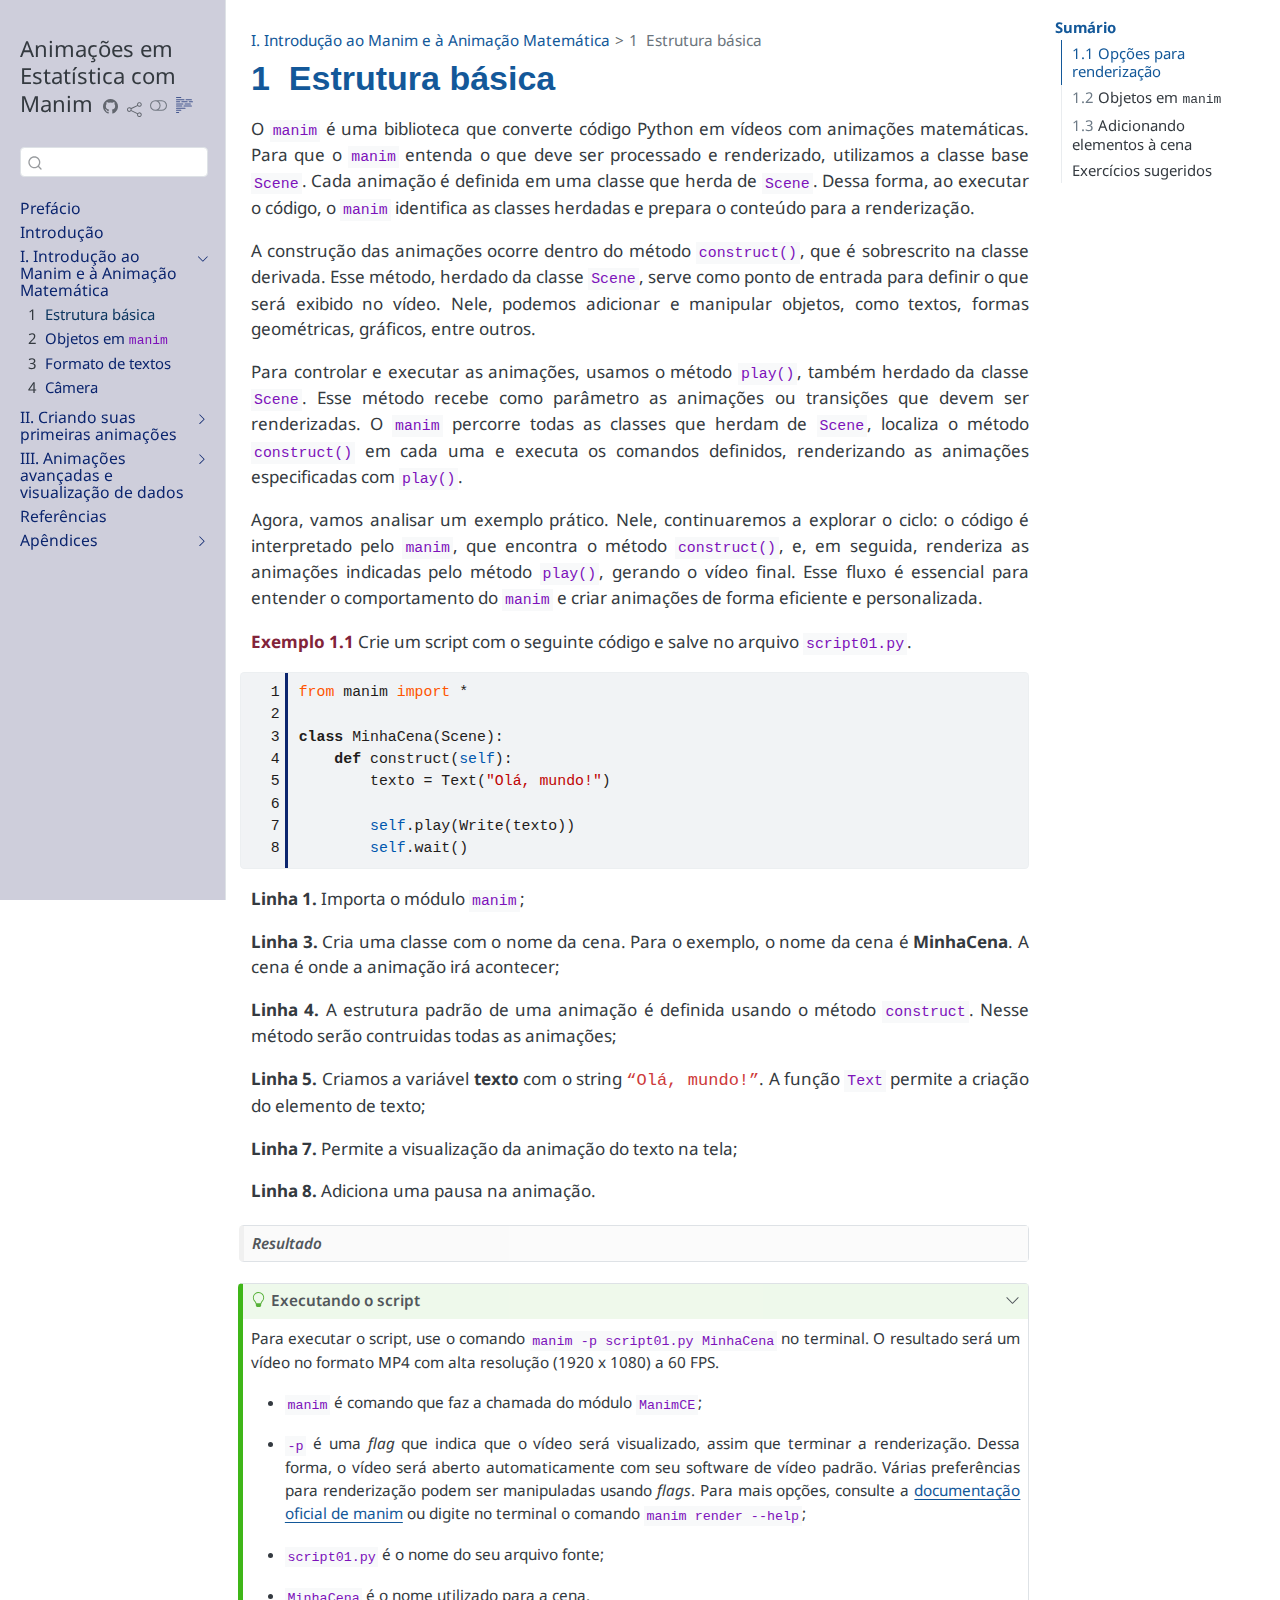
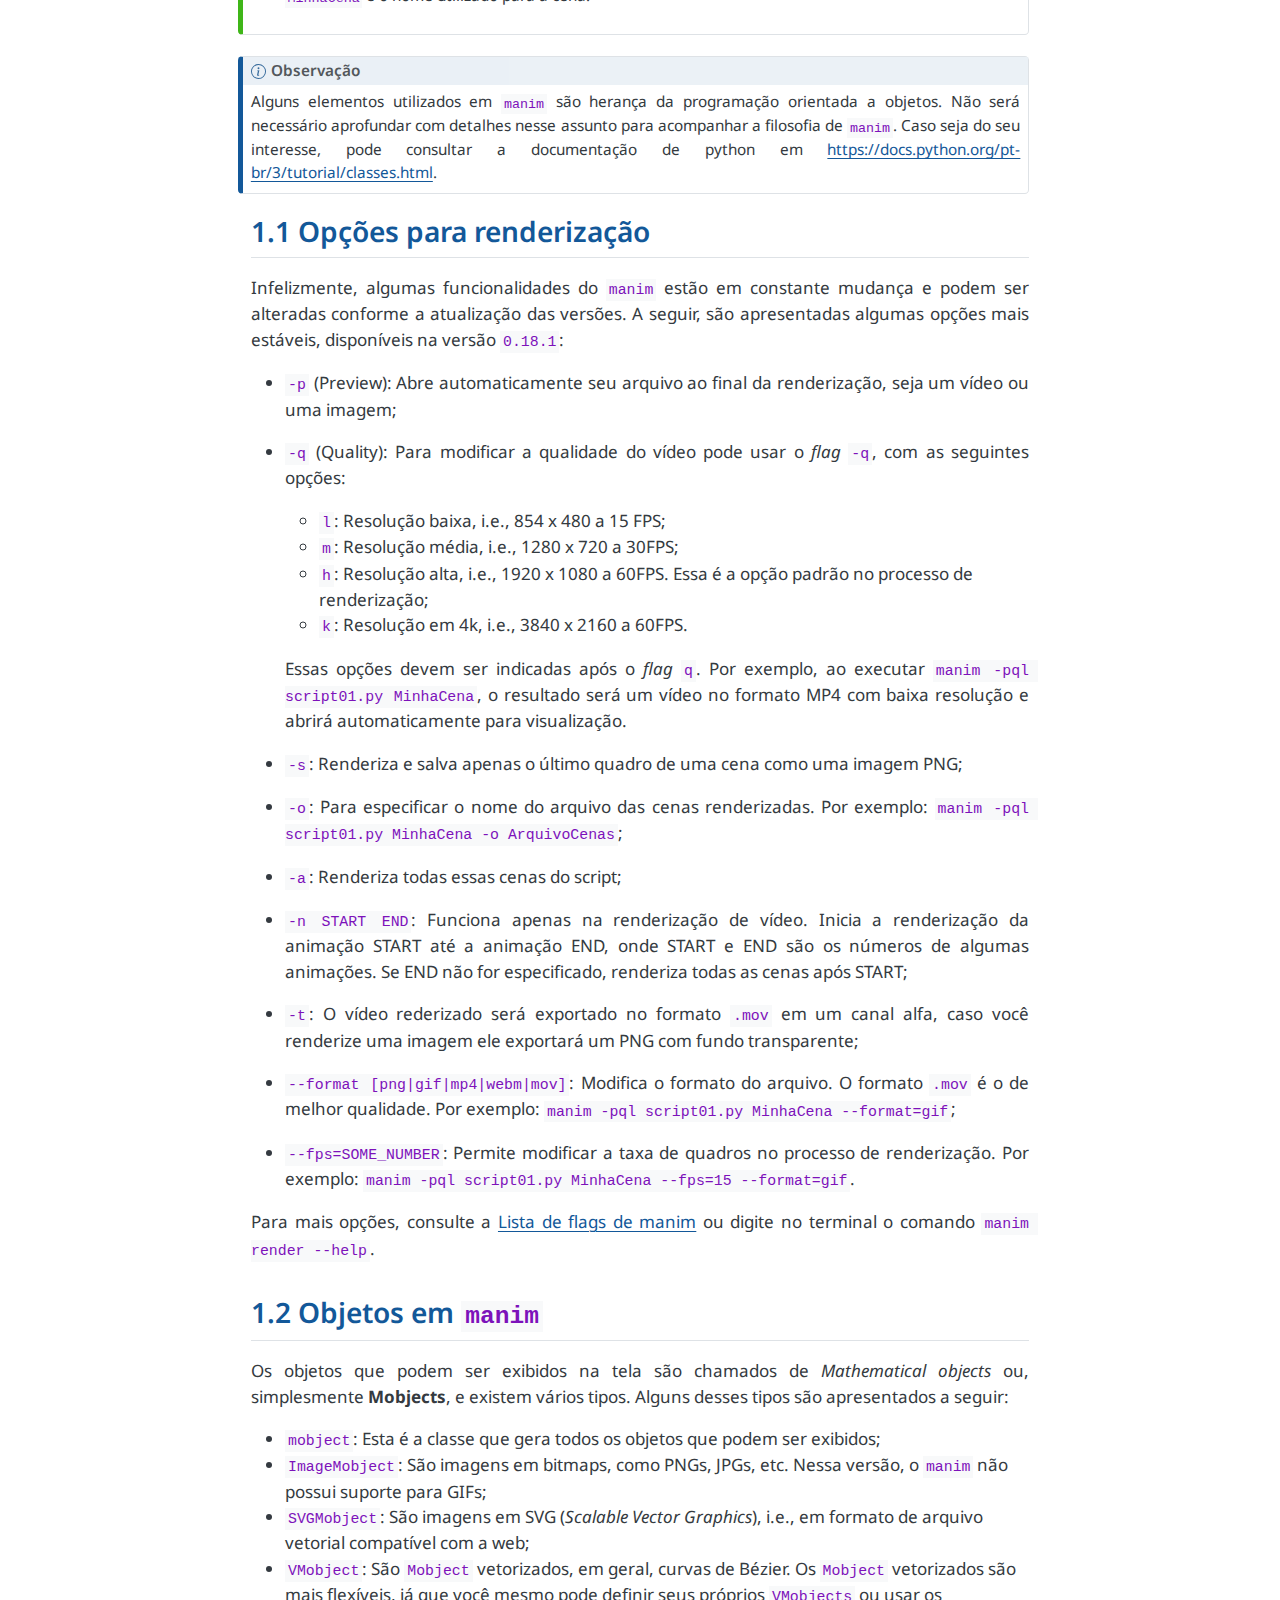
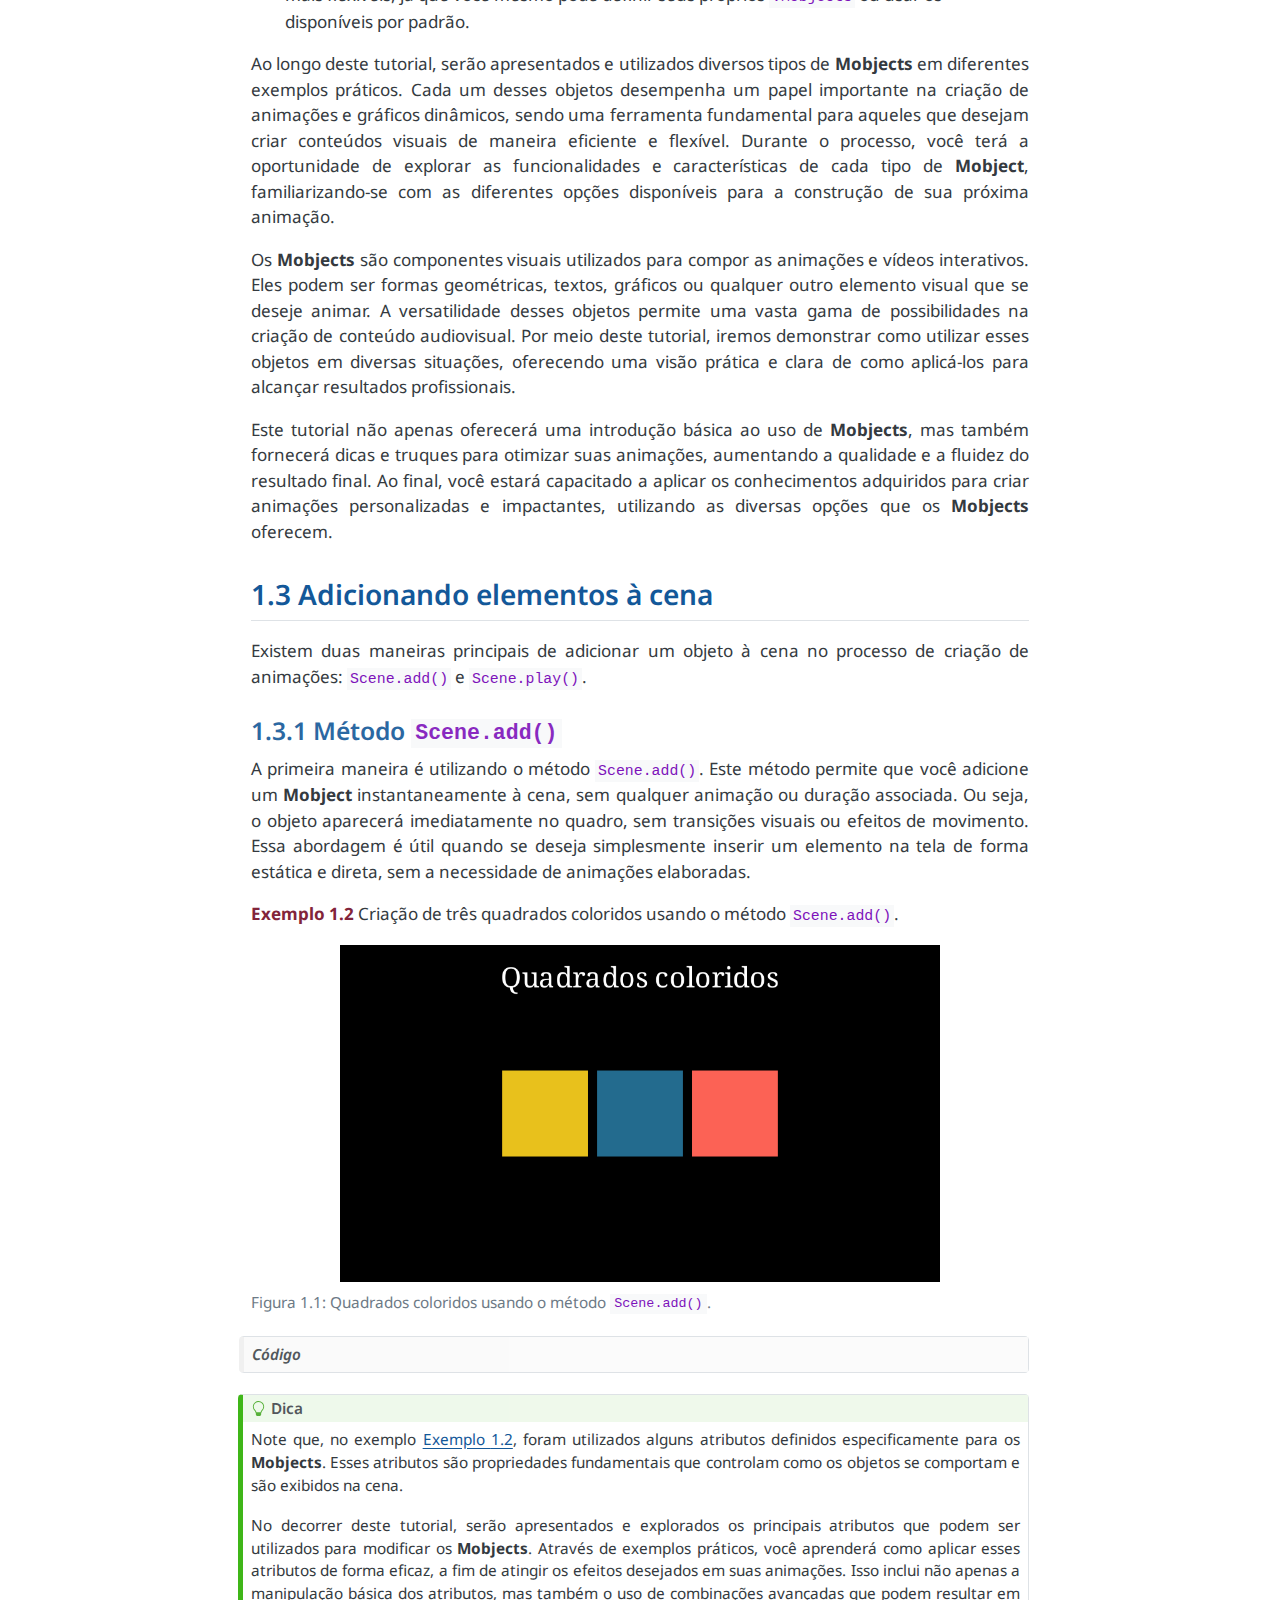
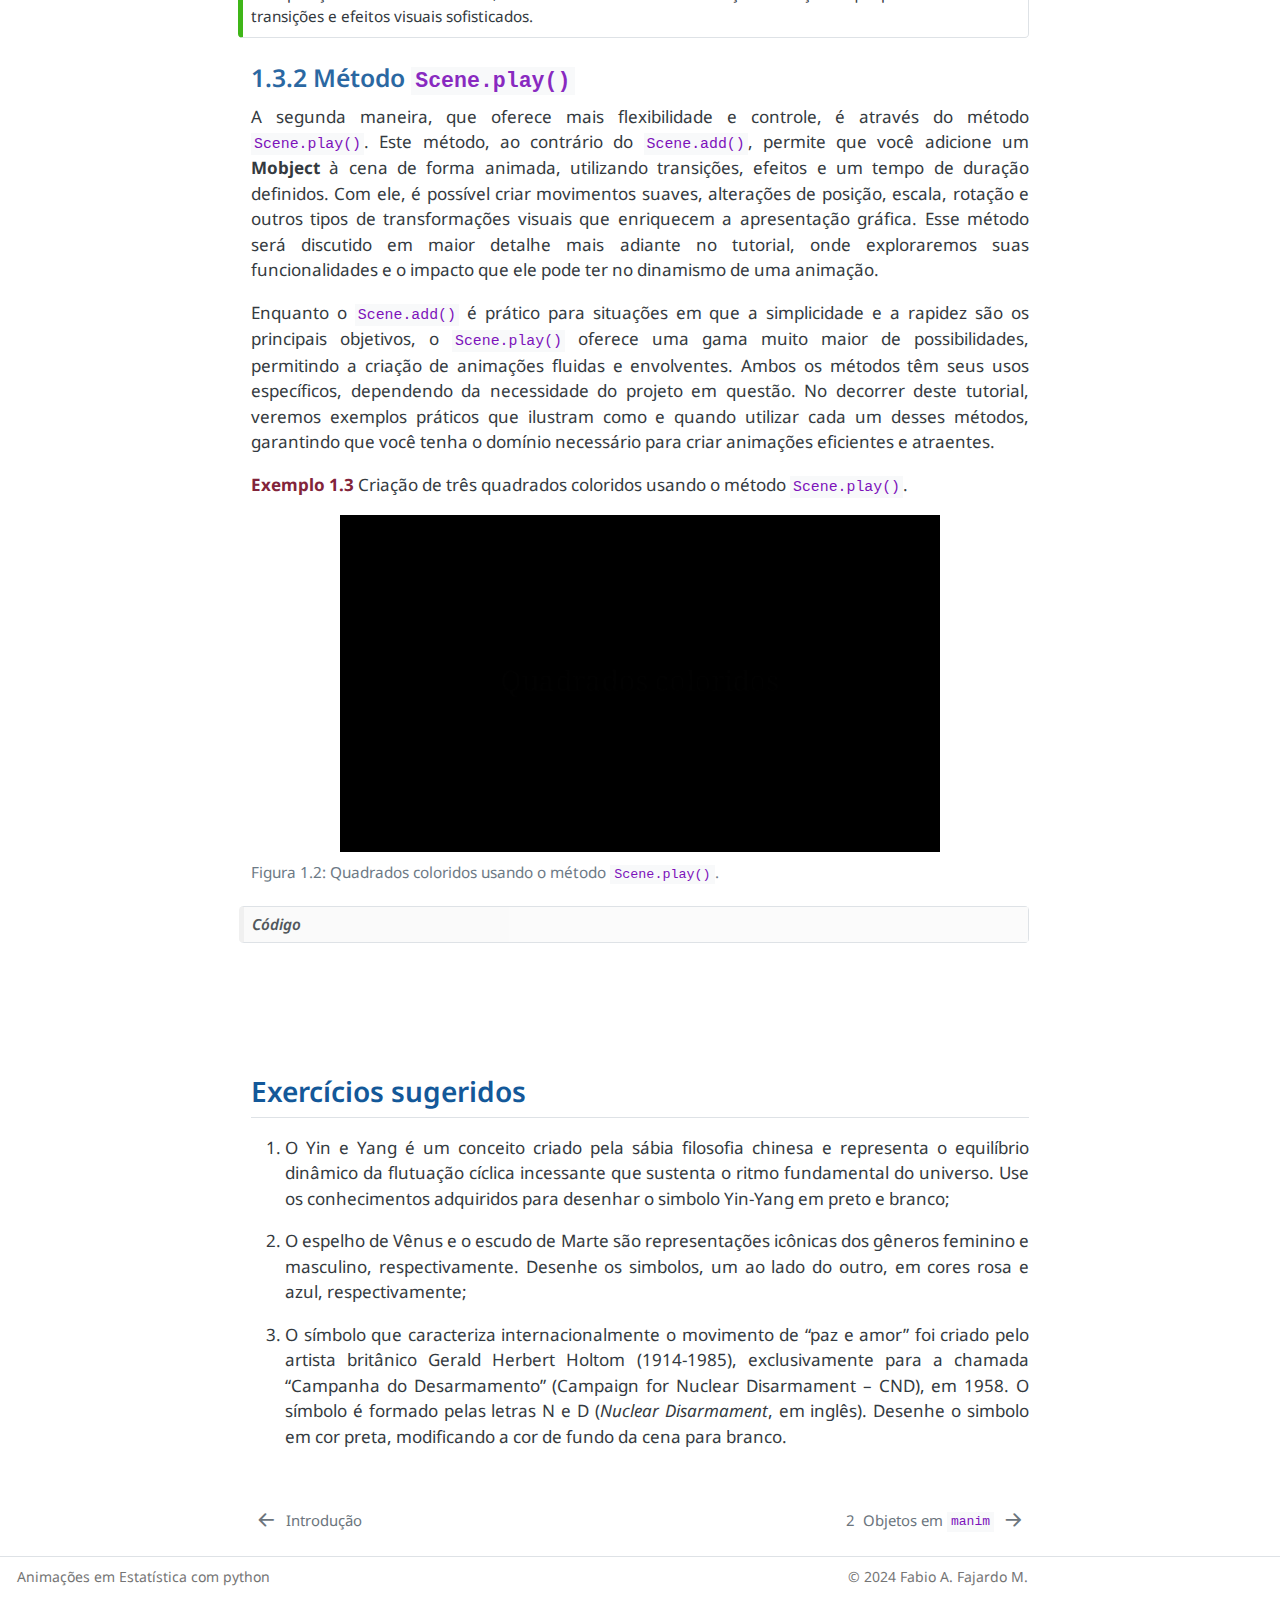
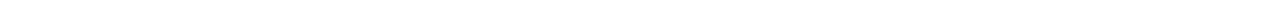
<file: docs/p1chap01.html>
<!DOCTYPE html>
<html xmlns="http://www.w3.org/1999/xhtml" lang="pt-BR" xml:lang="pt-BR"><head>

<meta charset="utf-8">
<meta name="generator" content="quarto-1.5.57">

<meta name="viewport" content="width=device-width, initial-scale=1.0, user-scalable=yes">


<title>1&nbsp; Estrutura básica – Animações em Estatística com Manim</title>
<style>
code{white-space: pre-wrap;}
span.smallcaps{font-variant: small-caps;}
div.columns{display: flex; gap: min(4vw, 1.5em);}
div.column{flex: auto; overflow-x: auto;}
div.hanging-indent{margin-left: 1.5em; text-indent: -1.5em;}
ul.task-list{list-style: none;}
ul.task-list li input[type="checkbox"] {
  width: 0.8em;
  margin: 0 0.8em 0.2em -1em; /* quarto-specific, see https://github.com/quarto-dev/quarto-cli/issues/4556 */ 
  vertical-align: middle;
}
/* CSS for syntax highlighting */
pre > code.sourceCode { white-space: pre; position: relative; }
pre > code.sourceCode > span { line-height: 1.25; }
pre > code.sourceCode > span:empty { height: 1.2em; }
.sourceCode { overflow: visible; }
code.sourceCode > span { color: inherit; text-decoration: inherit; }
div.sourceCode { margin: 1em 0; }
pre.sourceCode { margin: 0; }
@media screen {
div.sourceCode { overflow: auto; }
}
@media print {
pre > code.sourceCode { white-space: pre-wrap; }
pre > code.sourceCode > span { display: inline-block; text-indent: -5em; padding-left: 5em; }
}
pre.numberSource code
  { counter-reset: source-line 0; }
pre.numberSource code > span
  { position: relative; left: -4em; counter-increment: source-line; }
pre.numberSource code > span > a:first-child::before
  { content: counter(source-line);
    position: relative; left: -1em; text-align: right; vertical-align: baseline;
    border: none; display: inline-block;
    -webkit-touch-callout: none; -webkit-user-select: none;
    -khtml-user-select: none; -moz-user-select: none;
    -ms-user-select: none; user-select: none;
    padding: 0 4px; width: 4em;
  }
pre.numberSource { margin-left: 3em;  padding-left: 4px; }
div.sourceCode
  {   }
@media screen {
pre > code.sourceCode > span > a:first-child::before { text-decoration: underline; }
}
</style>


<script src="site_libs/quarto-nav/quarto-nav.js"></script>
<script src="site_libs/quarto-nav/headroom.min.js"></script>
<script src="site_libs/clipboard/clipboard.min.js"></script>
<script src="site_libs/quarto-search/autocomplete.umd.js"></script>
<script src="site_libs/quarto-search/fuse.min.js"></script>
<script src="site_libs/quarto-search/quarto-search.js"></script>
<meta name="quarto:offset" content="./">
<link href="./p1chap02.html" rel="next">
<link href="./intro.html" rel="prev">
<script src="site_libs/quarto-html/quarto.js"></script>
<script src="site_libs/quarto-html/popper.min.js"></script>
<script src="site_libs/quarto-html/tippy.umd.min.js"></script>
<script src="site_libs/quarto-html/anchor.min.js"></script>
<link href="site_libs/quarto-html/tippy.css" rel="stylesheet">
<link href="site_libs/quarto-html/quarto-syntax-highlighting.css" rel="stylesheet" class="quarto-color-scheme" id="quarto-text-highlighting-styles">
<link href="site_libs/quarto-html/quarto-syntax-highlighting-dark.css" rel="prefetch" class="quarto-color-scheme quarto-color-alternate" id="quarto-text-highlighting-styles">
<script src="site_libs/bootstrap/bootstrap.min.js"></script>
<link href="site_libs/bootstrap/bootstrap-icons.css" rel="stylesheet">
<link href="site_libs/bootstrap/bootstrap.min.css" rel="stylesheet" class="quarto-color-scheme" id="quarto-bootstrap" data-mode="light">
<link href="site_libs/bootstrap/bootstrap-dark.min.css" rel="prefetch" class="quarto-color-scheme quarto-color-alternate" id="quarto-bootstrap" data-mode="dark">
<script src="site_libs/quarto-contrib/videojs/video.min.js"></script>
<link href="site_libs/quarto-contrib/videojs/video-js.css" rel="stylesheet">
<script id="quarto-search-options" type="application/json">{
  "location": "sidebar",
  "copy-button": false,
  "collapse-after": 3,
  "panel-placement": "start",
  "type": "textbox",
  "limit": 50,
  "keyboard-shortcut": [
    "f",
    "/",
    "s"
  ],
  "show-item-context": false,
  "language": {
    "search-no-results-text": "Nenhum resultado",
    "search-matching-documents-text": "documentos correspondentes",
    "search-copy-link-title": "Copiar link para a busca",
    "search-hide-matches-text": "Esconder correspondências adicionais",
    "search-more-match-text": "mais correspondência neste documento",
    "search-more-matches-text": "mais correspondências neste documento",
    "search-clear-button-title": "Limpar",
    "search-text-placeholder": "",
    "search-detached-cancel-button-title": "Cancelar",
    "search-submit-button-title": "Enviar",
    "search-label": "Procurar"
  }
}</script>


</head>

<body class="nav-sidebar docked">

<div id="quarto-search-results"></div>
  <header id="quarto-header" class="headroom fixed-top">
  <nav class="quarto-secondary-nav">
    <div class="container-fluid d-flex">
      <button type="button" class="quarto-btn-toggle btn" data-bs-toggle="collapse" role="button" data-bs-target=".quarto-sidebar-collapse-item" aria-controls="quarto-sidebar" aria-expanded="false" aria-label="Alternar barra lateral" onclick="if (window.quartoToggleHeadroom) { window.quartoToggleHeadroom(); }">
        <i class="bi bi-layout-text-sidebar-reverse"></i>
      </button>
        <nav class="quarto-page-breadcrumbs" aria-label="breadcrumb"><ol class="breadcrumb"><li class="breadcrumb-item"><a href="./p1chap01.html">I. Introdução ao Manim e à Animação Matemática</a></li><li class="breadcrumb-item"><a href="./p1chap01.html"><span class="chapter-number">1</span>&nbsp; <span class="chapter-title">Estrutura básica</span></a></li></ol></nav>
        <a class="flex-grow-1" role="navigation" data-bs-toggle="collapse" data-bs-target=".quarto-sidebar-collapse-item" aria-controls="quarto-sidebar" aria-expanded="false" aria-label="Alternar barra lateral" onclick="if (window.quartoToggleHeadroom) { window.quartoToggleHeadroom(); }">      
        </a>
      <button type="button" class="btn quarto-search-button" aria-label="Procurar" onclick="window.quartoOpenSearch();">
        <i class="bi bi-search"></i>
      </button>
    </div>
  </nav>
</header>
<!-- content -->
<div id="quarto-content" class="quarto-container page-columns page-rows-contents page-layout-article">
<!-- sidebar -->
  <nav id="quarto-sidebar" class="sidebar collapse collapse-horizontal quarto-sidebar-collapse-item sidebar-navigation docked overflow-auto">
    <div class="pt-lg-2 mt-2 text-left sidebar-header">
    <div class="sidebar-title mb-0 py-0">
      <a href="./">Animações em Estatística com Manim</a> 
        <div class="sidebar-tools-main tools-wide">
    <a href="https://github.com/ffajardo64/" title="Código fonte" class="quarto-navigation-tool px-1" aria-label="Código fonte"><i class="bi bi-github"></i></a>
    <div class="dropdown">
      <a href="" title="Compartilhar" id="quarto-navigation-tool-dropdown-0" class="quarto-navigation-tool dropdown-toggle px-1" data-bs-toggle="dropdown" aria-expanded="false" role="link" aria-label="Compartilhar"><i class="bi bi-share"></i></a>
      <ul class="dropdown-menu" aria-labelledby="quarto-navigation-tool-dropdown-0">
          <li>
            <a class="dropdown-item sidebar-tools-main-item" href="https://twitter.com/intent/tweet?url=|url|">
              <i class="bi bi-twitter pe-1"></i>
            Twitter
            </a>
          </li>
          <li>
            <a class="dropdown-item sidebar-tools-main-item" href="https://www.facebook.com/sharer/sharer.php?u=|url|">
              <i class="bi bi-facebook pe-1"></i>
            Facebook
            </a>
          </li>
          <li>
            <a class="dropdown-item sidebar-tools-main-item" href="https://www.linkedin.com/sharing/share-offsite/?url=|url|">
              <i class="bi bi-linkedin pe-1"></i>
            LinkedIn
            </a>
          </li>
      </ul>
    </div>
  <a href="" class="quarto-color-scheme-toggle quarto-navigation-tool  px-1" onclick="window.quartoToggleColorScheme(); return false;" title="Alternar modo escuro"><i class="bi"></i></a>
  <a href="" class="quarto-reader-toggle quarto-navigation-tool px-1" onclick="window.quartoToggleReader(); return false;" title="Alternar modo de leitor">
  <div class="quarto-reader-toggle-btn">
  <i class="bi"></i>
  </div>
</a>
</div>
    </div>
      </div>
        <div class="mt-2 flex-shrink-0 align-items-center">
        <div class="sidebar-search">
        <div id="quarto-search" class="" title="Procurar"></div>
        </div>
        </div>
    <div class="sidebar-menu-container"> 
    <ul class="list-unstyled mt-1">
        <li class="sidebar-item">
  <div class="sidebar-item-container"> 
  <a href="./index.html" class="sidebar-item-text sidebar-link">
 <span class="menu-text">Prefácio</span></a>
  </div>
</li>
        <li class="sidebar-item">
  <div class="sidebar-item-container"> 
  <a href="./intro.html" class="sidebar-item-text sidebar-link">
 <span class="menu-text">Introdução</span></a>
  </div>
</li>
        <li class="sidebar-item sidebar-item-section">
      <div class="sidebar-item-container"> 
            <a class="sidebar-item-text sidebar-link text-start" data-bs-toggle="collapse" data-bs-target="#quarto-sidebar-section-1" role="navigation" aria-expanded="true">
 <span class="menu-text">I. Introdução ao Manim e à Animação Matemática</span></a>
          <a class="sidebar-item-toggle text-start" data-bs-toggle="collapse" data-bs-target="#quarto-sidebar-section-1" role="navigation" aria-expanded="true" aria-label="Alternar seção">
            <i class="bi bi-chevron-right ms-2"></i>
          </a> 
      </div>
      <ul id="quarto-sidebar-section-1" class="collapse list-unstyled sidebar-section depth1 show">  
          <li class="sidebar-item">
  <div class="sidebar-item-container"> 
  <a href="./p1chap01.html" class="sidebar-item-text sidebar-link active">
 <span class="menu-text"><span class="chapter-number">1</span>&nbsp; <span class="chapter-title">Estrutura básica</span></span></a>
  </div>
</li>
          <li class="sidebar-item">
  <div class="sidebar-item-container"> 
  <a href="./p1chap02.html" class="sidebar-item-text sidebar-link">
 <span class="menu-text"><span class="chapter-number">2</span>&nbsp; <span class="chapter-title">Objetos em <code>manim</code></span></span></a>
  </div>
</li>
          <li class="sidebar-item">
  <div class="sidebar-item-container"> 
  <a href="./p1chap03.html" class="sidebar-item-text sidebar-link">
 <span class="menu-text"><span class="chapter-number">3</span>&nbsp; <span class="chapter-title">Formato de textos</span></span></a>
  </div>
</li>
          <li class="sidebar-item">
  <div class="sidebar-item-container"> 
  <a href="./p1chap04.html" class="sidebar-item-text sidebar-link">
 <span class="menu-text"><span class="chapter-number">4</span>&nbsp; <span class="chapter-title">Câmera</span></span></a>
  </div>
</li>
      </ul>
  </li>
        <li class="sidebar-item sidebar-item-section">
      <div class="sidebar-item-container"> 
            <a class="sidebar-item-text sidebar-link text-start collapsed" data-bs-toggle="collapse" data-bs-target="#quarto-sidebar-section-2" role="navigation" aria-expanded="false">
 <span class="menu-text">II. Criando suas primeiras animações</span></a>
          <a class="sidebar-item-toggle text-start collapsed" data-bs-toggle="collapse" data-bs-target="#quarto-sidebar-section-2" role="navigation" aria-expanded="false" aria-label="Alternar seção">
            <i class="bi bi-chevron-right ms-2"></i>
          </a> 
      </div>
      <ul id="quarto-sidebar-section-2" class="collapse list-unstyled sidebar-section depth1 ">  
          <li class="sidebar-item">
  <div class="sidebar-item-container"> 
  <a href="./p1chap01.html" class="sidebar-item-text sidebar-link">
 <span class="menu-text"><span class="chapter-number">1</span>&nbsp; <span class="chapter-title">Estrutura básica</span></span></a>
  </div>
</li>
      </ul>
  </li>
        <li class="sidebar-item sidebar-item-section">
      <div class="sidebar-item-container"> 
            <a class="sidebar-item-text sidebar-link text-start collapsed" data-bs-toggle="collapse" data-bs-target="#quarto-sidebar-section-3" role="navigation" aria-expanded="false">
 <span class="menu-text">III. Animações avançadas e visualização de dados</span></a>
          <a class="sidebar-item-toggle text-start collapsed" data-bs-toggle="collapse" data-bs-target="#quarto-sidebar-section-3" role="navigation" aria-expanded="false" aria-label="Alternar seção">
            <i class="bi bi-chevron-right ms-2"></i>
          </a> 
      </div>
      <ul id="quarto-sidebar-section-3" class="collapse list-unstyled sidebar-section depth1 ">  
          <li class="sidebar-item">
  <div class="sidebar-item-container"> 
  <a href="./p1chap01.html" class="sidebar-item-text sidebar-link">
 <span class="menu-text"><span class="chapter-number">1</span>&nbsp; <span class="chapter-title">Estrutura básica</span></span></a>
  </div>
</li>
      </ul>
  </li>
        <li class="sidebar-item">
  <div class="sidebar-item-container"> 
  <a href="./references.html" class="sidebar-item-text sidebar-link">
 <span class="menu-text">Referências</span></a>
  </div>
</li>
        <li class="sidebar-item sidebar-item-section">
      <div class="sidebar-item-container"> 
            <a class="sidebar-item-text sidebar-link text-start collapsed" data-bs-toggle="collapse" data-bs-target="#quarto-sidebar-section-4" role="navigation" aria-expanded="false">
 <span class="menu-text">Apêndices</span></a>
          <a class="sidebar-item-toggle text-start collapsed" data-bs-toggle="collapse" data-bs-target="#quarto-sidebar-section-4" role="navigation" aria-expanded="false" aria-label="Alternar seção">
            <i class="bi bi-chevron-right ms-2"></i>
          </a> 
      </div>
      <ul id="quarto-sidebar-section-4" class="collapse list-unstyled sidebar-section depth1 ">  
          <li class="sidebar-item">
  <div class="sidebar-item-container"> 
  <a href="./matematica.html" class="sidebar-item-text sidebar-link">
 <span class="menu-text"><span class="chapter-number">A</span>&nbsp; <span class="chapter-title">Resultados matemáticos</span></span></a>
  </div>
</li>
      </ul>
  </li>
    </ul>
    </div>
</nav>
<div id="quarto-sidebar-glass" class="quarto-sidebar-collapse-item" data-bs-toggle="collapse" data-bs-target=".quarto-sidebar-collapse-item"></div>
<!-- margin-sidebar -->
    <div id="quarto-margin-sidebar" class="sidebar margin-sidebar">
        <nav id="TOC" role="doc-toc" class="toc-active">
    <h2 id="toc-title">Sumário</h2>
   
  <ul>
  <li><a href="#sec-rederizar" id="toc-sec-rederizar" class="nav-link active" data-scroll-target="#sec-rederizar"><span class="header-section-number">1.1</span> Opções para renderização</a></li>
  <li><a href="#sec-objetos" id="toc-sec-objetos" class="nav-link" data-scroll-target="#sec-objetos"><span class="header-section-number">1.2</span> Objetos em <code>manim</code></a></li>
  <li><a href="#sec-adicionando" id="toc-sec-adicionando" class="nav-link" data-scroll-target="#sec-adicionando"><span class="header-section-number">1.3</span> Adicionando elementos à cena</a>
  <ul class="collapse">
  <li><a href="#sec-add" id="toc-sec-add" class="nav-link" data-scroll-target="#sec-add"><span class="header-section-number">1.3.1</span> Método <code>Scene.add()</code></a></li>
  <li><a href="#sec-play" id="toc-sec-play" class="nav-link" data-scroll-target="#sec-play"><span class="header-section-number">1.3.2</span> Método <code>Scene.play()</code></a></li>
  </ul></li>
  <li><a href="#exercícios-sugeridos" id="toc-exercícios-sugeridos" class="nav-link" data-scroll-target="#exercícios-sugeridos">Exercícios sugeridos</a></li>
  </ul>
</nav>
    </div>
<!-- main -->
<main class="content" id="quarto-document-content">

<header id="title-block-header" class="quarto-title-block default"><nav class="quarto-page-breadcrumbs quarto-title-breadcrumbs d-none d-lg-block" aria-label="breadcrumb"><ol class="breadcrumb"><li class="breadcrumb-item"><a href="./p1chap01.html">I. Introdução ao Manim e à Animação Matemática</a></li><li class="breadcrumb-item"><a href="./p1chap01.html"><span class="chapter-number">1</span>&nbsp; <span class="chapter-title">Estrutura básica</span></a></li></ol></nav>
<div class="quarto-title">
<h1 class="title"><span id="chap-basico" class="quarto-section-identifier"><span class="chapter-number">1</span>&nbsp; <span class="chapter-title">Estrutura básica</span></span></h1>
</div>



<div class="quarto-title-meta">

    
  
    
  </div>
  


</header>


<p>O <code>manim</code> é uma biblioteca que converte código Python em vídeos com animações matemáticas. Para que o <code>manim</code> entenda o que deve ser processado e renderizado, utilizamos a classe base <code>Scene</code>. Cada animação é definida em uma classe que herda de <code>Scene</code>. Dessa forma, ao executar o código, o <code>manim</code> identifica as classes herdadas e prepara o conteúdo para a renderização.</p>
<p>A construção das animações ocorre dentro do método <code>construct()</code>, que é sobrescrito na classe derivada. Esse método, herdado da classe <code>Scene</code>, serve como ponto de entrada para definir o que será exibido no vídeo. Nele, podemos adicionar e manipular objetos, como textos, formas geométricas, gráficos, entre outros.</p>
<p>Para controlar e executar as animações, usamos o método <code>play()</code>, também herdado da classe <code>Scene</code>. Esse método recebe como parâmetro as animações ou transições que devem ser renderizadas. O <code>manim</code> percorre todas as classes que herdam de <code>Scene</code>, localiza o método <code>construct()</code> em cada uma e executa os comandos definidos, renderizando as animações especificadas com <code>play()</code>.</p>
<p>Agora, vamos analisar um exemplo prático. Nele, continuaremos a explorar o ciclo: o código é interpretado pelo <code>manim</code>, que encontra o método <code>construct()</code>, e, em seguida, renderiza as animações indicadas pelo método <code>play()</code>, gerando o vídeo final. Esse fluxo é essencial para entender o comportamento do <code>manim</code> e criar animações de forma eficiente e personalizada.</p>
<div id="exm-olamundo" class="theorem example">
<p><span class="theorem-title"><strong>Exemplo 1.1</strong></span> Crie um script com o seguinte código e salve no arquivo <code>script01.py</code>.</p>
<div id="97ea826f" class="cell" data-execution_count="1">
<div class="sourceCode cell-code" id="cb1"><pre class="sourceCode numberSource python number-lines code-with-copy"><code class="sourceCode python"><span id="cb1-1"><a href="#cb1-1"></a><span class="im">from</span> manim <span class="im">import</span> <span class="op">*</span></span>
<span id="cb1-2"><a href="#cb1-2"></a></span>
<span id="cb1-3"><a href="#cb1-3"></a><span class="kw">class</span> MinhaCena(Scene):</span>
<span id="cb1-4"><a href="#cb1-4"></a>    <span class="kw">def</span> construct(<span class="va">self</span>):</span>
<span id="cb1-5"><a href="#cb1-5"></a>        texto <span class="op">=</span> Text(<span class="st">"Olá, mundo!"</span>)</span>
<span id="cb1-6"><a href="#cb1-6"></a></span>
<span id="cb1-7"><a href="#cb1-7"></a>        <span class="va">self</span>.play(Write(texto))</span>
<span id="cb1-8"><a href="#cb1-8"></a>        <span class="va">self</span>.wait()</span></code><button title="Copiar para a área de transferência" class="code-copy-button"><i class="bi"></i></button></pre></div>
</div>
<p><strong>Linha 1.</strong> Importa o módulo <code>manim</code>;</p>
<p><strong>Linha 3.</strong> Cria uma classe com o nome da cena. Para o exemplo, o nome da cena é <strong>MinhaCena</strong>. A cena é onde a animação irá acontecer;</p>
<p><strong>Linha 4.</strong> A estrutura padrão de uma animação é definida usando o método <code>construct</code>. Nesse método serão contruidas todas as animações;</p>
<p><strong>Linha 5.</strong> Criamos a variável <strong>texto</strong> com o string <span style="color:#cd3939;"><tt>“Olá, mundo!”</tt></span>. A função <code>Text</code> permite a criação do elemento de texto;</p>
<p><strong>Linha 7.</strong> Permite a visualização da animação do texto na tela;</p>
<p><strong>Linha 8.</strong> Adiciona uma pausa na animação.</p>
<div class="callout callout-style-default callout-proof no-icon callout-titled">
<div class="callout-header d-flex align-content-center" data-bs-toggle="collapse" data-bs-target=".callout-1-contents" aria-controls="callout-1" aria-expanded="false" aria-label="Toggle callout">
<div class="callout-icon-container">
<i class="callout-icon no-icon"></i>
</div>
<div class="callout-title-container flex-fill">
<em>Resultado</em>
</div>
<div class="callout-btn-toggle d-inline-block border-0 py-1 ps-1 pe-0 float-end"><i class="callout-toggle"></i></div>
</div>
<div id="callout-1" class="callout-1-contents callout-collapse collapse">
<div class="callout-body-container callout-body">
<div class="quarto-video"><video id="video_shortcode_videojs_video1" width="520" height="440" class="video-js vjs-default-skin " controls="" preload="auto" data-setup="{}" title=""><source src="videos/MinhaCena.mp4"></video></div>
</div>
</div>
</div>
</div>
<div class="callout callout-style-default callout-tip callout-titled">
<div class="callout-header d-flex align-content-center" data-bs-toggle="collapse" data-bs-target=".callout-2-contents" aria-controls="callout-2" aria-expanded="true" aria-label="Toggle callout">
<div class="callout-icon-container">
<i class="callout-icon"></i>
</div>
<div class="callout-title-container flex-fill">
Executando o script
</div>
<div class="callout-btn-toggle d-inline-block border-0 py-1 ps-1 pe-0 float-end"><i class="callout-toggle"></i></div>
</div>
<div id="callout-2" class="callout-2-contents callout-collapse collapse show">
<div class="callout-body-container callout-body">
<p>Para executar o script, use o comando <code>manim -p script01.py MinhaCena</code> no terminal. O resultado será um vídeo no formato MP4 com alta resolução (1920 x 1080) a 60 FPS.</p>
<ul>
<li><p><code>manim</code> é comando que faz a chamada do módulo <code>ManimCE</code>;</p></li>
<li><p><code>-p</code> é uma <em>flag</em> que indica que o vídeo será visualizado, assim que terminar a renderização. Dessa forma, o vídeo será aberto automaticamente com seu software de vídeo padrão. Várias preferências para renderização podem ser manipuladas usando <em>flags</em>. Para mais opções, consulte a <a href="https://docs.manim.community/en/stable/index.html" target="_blank">documentação oficial de manim</a> ou digite no terminal o comando <code>manim render --help</code>;</p></li>
<li><p><code>script01.py</code> é o nome do seu arquivo fonte;</p></li>
<li><p><code>MinhaCena</code> é o nome utilizado para a cena.</p></li>
</ul>
</div>
</div>
</div>
<div class="callout callout-style-default callout-note callout-titled">
<div class="callout-header d-flex align-content-center">
<div class="callout-icon-container">
<i class="callout-icon"></i>
</div>
<div class="callout-title-container flex-fill">
Observação
</div>
</div>
<div class="callout-body-container callout-body">
<p>Alguns elementos utilizados em <code>manim</code> são herança da programação orientada a objetos. Não será necessário aprofundar com detalhes nesse assunto para acompanhar a filosofia de <code>manim</code>. Caso seja do seu interesse, pode consultar a documentação de python em <a href="https://docs.python.org/pt-br/3/tutorial/classes.html" target="_blank">https://docs.python.org/pt-br/3/tutorial/classes.html</a>.</p>
</div>
</div>
<section id="sec-rederizar" class="level2" data-number="1.1">
<h2 data-number="1.1" class="anchored" data-anchor-id="sec-rederizar"><span class="header-section-number">1.1</span> Opções para renderização</h2>
<p>Infelizmente, algumas funcionalidades do <code>manim</code> estão em constante mudança e podem ser alteradas conforme a atualização das versões. A seguir, são apresentadas algumas opções mais estáveis, disponíveis na versão <code>0.18.1</code>:</p>
<ul>
<li><p><code>-p</code> (Preview): Abre automaticamente seu arquivo ao final da renderização, seja um vídeo ou uma imagem;</p></li>
<li><p><code>-q</code> (Quality): Para modificar a qualidade do vídeo pode usar o <em>flag</em> <code>-q</code>, com as seguintes opções:</p>
<ul>
<li><code>l</code>: Resolução baixa, i.e., 854 x 480 a 15 FPS;</li>
<li><code>m</code>: Resolução média, i.e., 1280 x 720 a 30FPS;</li>
<li><code>h</code>: Resolução alta, i.e., 1920 x 1080 a 60FPS. Essa é a opção padrão no processo de renderização;</li>
<li><code>k</code>: Resolução em 4k, i.e., 3840 x 2160 a 60FPS.</li>
</ul>
<p>Essas opções devem ser indicadas após o <em>flag</em> <code>q</code>. Por exemplo, ao executar <code>manim -pql script01.py MinhaCena</code>, o resultado será um vídeo no formato MP4 com baixa resolução e abrirá automaticamente para visualização.</p></li>
<li><p><code>-s</code>: Renderiza e salva apenas o último quadro de uma cena como uma imagem PNG;</p></li>
<li><p><code>-o</code>: Para especificar o nome do arquivo das cenas renderizadas. Por exemplo: <code>manim -pql script01.py MinhaCena -o ArquivoCenas</code>;</p></li>
<li><p><code>-a</code>: Renderiza todas essas cenas do script;</p></li>
<li><p><code>-n START END</code>: Funciona apenas na renderização de vídeo. Inicia a renderização da animação START até a animação END, onde START e END são os números de algumas animações. Se END não for especificado, renderiza todas as cenas após START;</p></li>
<li><p><code>-t</code>: O vídeo rederizado será exportado no formato <code>.mov</code> em um canal alfa, caso você renderize uma imagem ele exportará um PNG com fundo transparente;</p></li>
<li><p><code>--format [png|gif|mp4|webm|mov]</code>: Modifica o formato do arquivo. O formato <code>.mov</code> é o de melhor qualidade. Por exemplo: <code>manim -pql script01.py MinhaCena --format=gif</code>;</p></li>
<li><p><code>--fps=SOME_NUMBER</code>: Permite modificar a taxa de quadros no processo de renderização. Por exemplo: <code>manim -pql script01.py MinhaCena --fps=15 --format=gif</code>.</p></li>
</ul>
<p>Para mais opções, consulte a <a href="https://docs.manim.community/en/stable/guides/configuration.html" target="_blank">Lista de flags de manim</a> ou digite no terminal o comando <code>manim render --help</code>.</p>
</section>
<section id="sec-objetos" class="level2" data-number="1.2">
<h2 data-number="1.2" class="anchored" data-anchor-id="sec-objetos"><span class="header-section-number">1.2</span> Objetos em <code>manim</code></h2>
<p>Os objetos que podem ser exibidos na tela são chamados de <em>Mathematical objects</em> ou, simplesmente <strong>Mobjects</strong>, e existem vários tipos. Alguns desses tipos são apresentados a seguir:</p>
<ul>
<li><code>mobject</code>: Esta é a classe que gera todos os objetos que podem ser exibidos;</li>
<li><code>ImageMobject</code>: São imagens em bitmaps, como PNGs, JPGs, etc. Nessa versão, o <code>manim</code> não possui suporte para GIFs;</li>
<li><code>SVGMobject</code>: São imagens em SVG (<em>Scalable Vector Graphics</em>), i.e., em formato de arquivo vetorial compatível com a web;</li>
<li><code>VMobject</code>: São <code>Mobject</code> vetorizados, em geral, curvas de Bézier. Os <code>Mobject</code> vetorizados são mais flexíveis, já que você mesmo pode definir seus próprios <code>VMobjects</code> ou usar os disponíveis por padrão.</li>
</ul>
<p>Ao longo deste tutorial, serão apresentados e utilizados diversos tipos de <strong>Mobjects</strong> em diferentes exemplos práticos. Cada um desses objetos desempenha um papel importante na criação de animações e gráficos dinâmicos, sendo uma ferramenta fundamental para aqueles que desejam criar conteúdos visuais de maneira eficiente e flexível. Durante o processo, você terá a oportunidade de explorar as funcionalidades e características de cada tipo de <strong>Mobject</strong>, familiarizando-se com as diferentes opções disponíveis para a construção de sua próxima animação.</p>
<p>Os <strong>Mobjects</strong> são componentes visuais utilizados para compor as animações e vídeos interativos. Eles podem ser formas geométricas, textos, gráficos ou qualquer outro elemento visual que se deseje animar. A versatilidade desses objetos permite uma vasta gama de possibilidades na criação de conteúdo audiovisual. Por meio deste tutorial, iremos demonstrar como utilizar esses objetos em diversas situações, oferecendo uma visão prática e clara de como aplicá-los para alcançar resultados profissionais.</p>
<p>Este tutorial não apenas oferecerá uma introdução básica ao uso de <strong>Mobjects</strong>, mas também fornecerá dicas e truques para otimizar suas animações, aumentando a qualidade e a fluidez do resultado final. Ao final, você estará capacitado a aplicar os conhecimentos adquiridos para criar animações personalizadas e impactantes, utilizando as diversas opções que os <strong>Mobjects</strong> oferecem.</p>
</section>
<section id="sec-adicionando" class="level2" data-number="1.3">
<h2 data-number="1.3" class="anchored" data-anchor-id="sec-adicionando"><span class="header-section-number">1.3</span> Adicionando elementos à cena</h2>
<p>Existem duas maneiras principais de adicionar um objeto à cena no processo de criação de animações: <code>Scene.add()</code> e <code>Scene.play()</code>.</p>
<section id="sec-add" class="level3" data-number="1.3.1">
<h3 data-number="1.3.1" class="anchored" data-anchor-id="sec-add"><span class="header-section-number">1.3.1</span> Método <code>Scene.add()</code></h3>
<p>A primeira maneira é utilizando o método <code>Scene.add()</code>. Este método permite que você adicione um <strong>Mobject</strong> instantaneamente à cena, sem qualquer animação ou duração associada. Ou seja, o objeto aparecerá imediatamente no quadro, sem transições visuais ou efeitos de movimento. Essa abordagem é útil quando se deseja simplesmente inserir um elemento na tela de forma estática e direta, sem a necessidade de animações elaboradas.</p>
<div id="exm-add" class="theorem example">
<p><span class="theorem-title"><strong>Exemplo 1.2</strong></span> Criação de três quadrados coloridos usando o método <code>Scene.add()</code>.</p>
<div id="fig-cenafixa" class="quarto-float quarto-figure quarto-figure-center anchored">
<figure class="quarto-float quarto-float-fig figure">
<div aria-describedby="fig-cenafixa-caption-0ceaefa1-69ba-4598-a22c-09a6ac19f8ca">
<img src="./images/CenaFixa_ManimCE_v0.18.1.png" class="img-fluid figure-img" width="600">
</div>
<figcaption class="quarto-float-caption-bottom quarto-float-caption quarto-float-fig" id="fig-cenafixa-caption-0ceaefa1-69ba-4598-a22c-09a6ac19f8ca">
Figura&nbsp;1.1: Quadrados coloridos usando o método <code>Scene.add()</code>.
</figcaption>
</figure>
</div>
<div class="callout callout-style-default callout-proof no-icon callout-titled">
<div class="callout-header d-flex align-content-center" data-bs-toggle="collapse" data-bs-target=".callout-4-contents" aria-controls="callout-4" aria-expanded="false" aria-label="Toggle callout">
<div class="callout-icon-container">
<i class="callout-icon no-icon"></i>
</div>
<div class="callout-title-container flex-fill">
<em>Código</em>
</div>
<div class="callout-btn-toggle d-inline-block border-0 py-1 ps-1 pe-0 float-end"><i class="callout-toggle"></i></div>
</div>
<div id="callout-4" class="callout-4-contents callout-collapse collapse">
<div class="callout-body-container callout-body">
<div id="994cef06" class="cell" data-execution_count="2">
<div class="sourceCode cell-code" id="cb2"><pre class="sourceCode numberSource python number-lines code-with-copy"><code class="sourceCode python"><span id="cb2-1"><a href="#cb2-1"></a><span class="im">from</span> manim <span class="im">import</span> <span class="op">*</span></span>
<span id="cb2-2"><a href="#cb2-2"></a></span>
<span id="cb2-3"><a href="#cb2-3"></a><span class="kw">class</span> CenaFixa(Scene):</span>
<span id="cb2-4"><a href="#cb2-4"></a>    <span class="kw">def</span> construct(<span class="va">self</span>):</span>
<span id="cb2-5"><a href="#cb2-5"></a>        </span>
<span id="cb2-6"><a href="#cb2-6"></a>        texto <span class="op">=</span> Text(<span class="st">"Quadrados coloridos"</span>)</span>
<span id="cb2-7"><a href="#cb2-7"></a>        texto.to_edge(UP)</span>
<span id="cb2-8"><a href="#cb2-8"></a></span>
<span id="cb2-9"><a href="#cb2-9"></a>        q1 <span class="op">=</span> Square(</span>
<span id="cb2-10"><a href="#cb2-10"></a>            color<span class="op">=</span>BLUE_E,</span>
<span id="cb2-11"><a href="#cb2-11"></a>            fill_color<span class="op">=</span>BLUE_E,</span>
<span id="cb2-12"><a href="#cb2-12"></a>            fill_opacity<span class="op">=</span><span class="dv">1</span></span>
<span id="cb2-13"><a href="#cb2-13"></a>        )</span>
<span id="cb2-14"><a href="#cb2-14"></a>        </span>
<span id="cb2-15"><a href="#cb2-15"></a>        q2 <span class="op">=</span> q1.copy()</span>
<span id="cb2-16"><a href="#cb2-16"></a>        q2.set_color(RED)</span>
<span id="cb2-17"><a href="#cb2-17"></a>        q2.next_to(q1, RIGHT)</span>
<span id="cb2-18"><a href="#cb2-18"></a></span>
<span id="cb2-19"><a href="#cb2-19"></a>        q3 <span class="op">=</span> q1.copy()</span>
<span id="cb2-20"><a href="#cb2-20"></a>        q3.set_color(YELLOW_E)</span>
<span id="cb2-21"><a href="#cb2-21"></a>        q3.next_to(q1, LEFT)</span>
<span id="cb2-22"><a href="#cb2-22"></a>        </span>
<span id="cb2-23"><a href="#cb2-23"></a>        <span class="va">self</span>.add(texto, q1, q2, q3)</span></code><button title="Copiar para a área de transferência" class="code-copy-button"><i class="bi"></i></button></pre></div>
</div>
<p><strong>Linha 7</strong>. O método <code>mobject.to_edge()</code> move o objeto verticalmente ou horizontalmente até a borda. No caso do exemplo, até a borda superior;</p>
<p><strong>Linha 9</strong>. Instanciando um objeto da classe <code>Square()</code> e atribuído à variável <code>q1</code>. Em palavras mais simples, criamos um quadrado de cor azul;</p>
<p><strong>Linhas 15-17</strong>. Criamos uma cópia do objeto <code>q1</code>. modificamos a cor com o método <code>mobject.set_color()</code> e posicionamos do lado direito do objeto;</p>
<p><strong>Linha 23</strong>. Adicionamos os objetos à cena usando o método <code>Scene.add()</code>.</p>
</div>
</div>
</div>
</div>
<div class="callout callout-style-default callout-tip callout-titled">
<div class="callout-header d-flex align-content-center">
<div class="callout-icon-container">
<i class="callout-icon"></i>
</div>
<div class="callout-title-container flex-fill">
Dica
</div>
</div>
<div class="callout-body-container callout-body">
<p>Note que, no exemplo <a href="#exm-add" class="quarto-xref">Exemplo&nbsp;<span>1.2</span></a>, foram utilizados alguns atributos definidos especificamente para os <strong>Mobjects</strong>. Esses atributos são propriedades fundamentais que controlam como os objetos se comportam e são exibidos na cena.</p>
<p>No decorrer deste tutorial, serão apresentados e explorados os principais atributos que podem ser utilizados para modificar os <strong>Mobjects</strong>. Através de exemplos práticos, você aprenderá como aplicar esses atributos de forma eficaz, a fim de atingir os efeitos desejados em suas animações. Isso inclui não apenas a manipulação básica dos atributos, mas também o uso de combinações avançadas que podem resultar em transições e efeitos visuais sofisticados.</p>
</div>
</div>
</section>
<section id="sec-play" class="level3" data-number="1.3.2">
<h3 data-number="1.3.2" class="anchored" data-anchor-id="sec-play"><span class="header-section-number">1.3.2</span> Método <code>Scene.play()</code></h3>
<p>A segunda maneira, que oferece mais flexibilidade e controle, é através do método <code>Scene.play()</code>. Este método, ao contrário do <code>Scene.add()</code>, permite que você adicione um <strong>Mobject</strong> à cena de forma animada, utilizando transições, efeitos e um tempo de duração definidos. Com ele, é possível criar movimentos suaves, alterações de posição, escala, rotação e outros tipos de transformações visuais que enriquecem a apresentação gráfica. Esse método será discutido em maior detalhe mais adiante no tutorial, onde exploraremos suas funcionalidades e o impacto que ele pode ter no dinamismo de uma animação.</p>
<p>Enquanto o <code>Scene.add()</code> é prático para situações em que a simplicidade e a rapidez são os principais objetivos, o <code>Scene.play()</code> oferece uma gama muito maior de possibilidades, permitindo a criação de animações fluidas e envolventes. Ambos os métodos têm seus usos específicos, dependendo da necessidade do projeto em questão. No decorrer deste tutorial, veremos exemplos práticos que ilustram como e quando utilizar cada um desses métodos, garantindo que você tenha o domínio necessário para criar animações eficientes e atraentes.</p>
<div id="exm-play" class="theorem example">
<p><span class="theorem-title"><strong>Exemplo 1.3</strong></span> Criação de três quadrados coloridos usando o método <code>Scene.play()</code>.</p>
<div id="fig-cenaanimada" class="quarto-float quarto-figure quarto-figure-center anchored">
<figure class="quarto-float quarto-float-fig figure">
<div aria-describedby="fig-cenaanimada-caption-0ceaefa1-69ba-4598-a22c-09a6ac19f8ca">
<img src="./images/CenaAnimada_ManimCE_v0.18.1.gif" class="img-fluid figure-img" width="600">
</div>
<figcaption class="quarto-float-caption-bottom quarto-float-caption quarto-float-fig" id="fig-cenaanimada-caption-0ceaefa1-69ba-4598-a22c-09a6ac19f8ca">
Figura&nbsp;1.2: Quadrados coloridos usando o método <code>Scene.play()</code>.
</figcaption>
</figure>
</div>
<div class="callout callout-style-default callout-proof no-icon callout-titled">
<div class="callout-header d-flex align-content-center" data-bs-toggle="collapse" data-bs-target=".callout-6-contents" aria-controls="callout-6" aria-expanded="false" aria-label="Toggle callout">
<div class="callout-icon-container">
<i class="callout-icon no-icon"></i>
</div>
<div class="callout-title-container flex-fill">
<em>Código</em>
</div>
<div class="callout-btn-toggle d-inline-block border-0 py-1 ps-1 pe-0 float-end"><i class="callout-toggle"></i></div>
</div>
<div id="callout-6" class="callout-6-contents callout-collapse collapse">
<div class="callout-body-container callout-body">
<div id="2e24c332" class="cell" data-execution_count="3">
<div class="sourceCode cell-code" id="cb3"><pre class="sourceCode numberSource python number-lines code-with-copy"><code class="sourceCode python"><span id="cb3-1"><a href="#cb3-1"></a><span class="im">from</span> manim <span class="im">import</span> <span class="op">*</span></span>
<span id="cb3-2"><a href="#cb3-2"></a></span>
<span id="cb3-3"><a href="#cb3-3"></a><span class="kw">class</span> CenaAnimada(Scene):</span>
<span id="cb3-4"><a href="#cb3-4"></a>    <span class="kw">def</span> construct(<span class="va">self</span>):</span>
<span id="cb3-5"><a href="#cb3-5"></a>        </span>
<span id="cb3-6"><a href="#cb3-6"></a>        texto <span class="op">=</span> Text(<span class="st">"Quadrados coloridos"</span>)</span>
<span id="cb3-7"><a href="#cb3-7"></a>        </span>
<span id="cb3-8"><a href="#cb3-8"></a>        q1 <span class="op">=</span> Square(</span>
<span id="cb3-9"><a href="#cb3-9"></a>            color<span class="op">=</span>BLUE_E,</span>
<span id="cb3-10"><a href="#cb3-10"></a>            fill_color<span class="op">=</span>BLUE_E,</span>
<span id="cb3-11"><a href="#cb3-11"></a>            fill_opacity<span class="op">=</span><span class="dv">1</span></span>
<span id="cb3-12"><a href="#cb3-12"></a>        )</span>
<span id="cb3-13"><a href="#cb3-13"></a>        q2 <span class="op">=</span> q1.copy()</span>
<span id="cb3-14"><a href="#cb3-14"></a>        q2.set_color(RED)</span>
<span id="cb3-15"><a href="#cb3-15"></a></span>
<span id="cb3-16"><a href="#cb3-16"></a>        q3 <span class="op">=</span> q1.copy()</span>
<span id="cb3-17"><a href="#cb3-17"></a>        q3.set_color(YELLOW_E)</span>
<span id="cb3-18"><a href="#cb3-18"></a></span>
<span id="cb3-19"><a href="#cb3-19"></a>        <span class="va">self</span>.play(FadeIn(texto))</span>
<span id="cb3-20"><a href="#cb3-20"></a>        <span class="va">self</span>.play(texto.animate.to_edge(UP))</span>
<span id="cb3-21"><a href="#cb3-21"></a>        <span class="va">self</span>.wait(<span class="fl">0.5</span>)</span>
<span id="cb3-22"><a href="#cb3-22"></a>        <span class="va">self</span>.play(FadeIn(q1), FadeIn(q2), FadeIn(q3))</span>
<span id="cb3-23"><a href="#cb3-23"></a>        <span class="va">self</span>.play(q2.animate.next_to(q1, RIGHT), q3.animate.next_to(q1, LEFT))</span>
<span id="cb3-24"><a href="#cb3-24"></a>        <span class="va">self</span>.wait()</span></code><button title="Copiar para a área de transferência" class="code-copy-button"><i class="bi"></i></button></pre></div>
</div>
<p><strong>Linhas 19-20</strong>. Utilizamos uma transição relativamente lenta e suave para mostrar o texto e solicitamos que o posicione na borda superior;</p>
<p><strong>Linha 21</strong>. Adicionamos uma pausa de 0.5 segundos. A duração padrão do método <code>Scene.wait()</code> é 1 segundo;</p>
<p><strong>Linha 22-23</strong>. Mostramos os quadrados com uma transição lenta e posicionamos os objetos na cena. Nesse caso, os quadrados vermelho e amarelo são posicionados ao lado direito e esquerdo do quadrado azul, respectivamente.</p>
</div>
</div>
</div>
</div>
<p><br><br><br></p>
</section>
</section>
<section id="exercícios-sugeridos" class="level2 unnumbered">
<h2 class="unnumbered anchored" data-anchor-id="exercícios-sugeridos">Exercícios sugeridos</h2>
<ol type="1">
<li><p>O Yin e Yang é um conceito criado pela sábia filosofia chinesa e representa o equilíbrio dinâmico da flutuação cíclica incessante que sustenta o ritmo fundamental do universo. Use os conhecimentos adquiridos para desenhar o simbolo Yin-Yang em preto e branco;</p></li>
<li><p>O espelho de Vênus e o escudo de Marte são representações icônicas dos gêneros feminino e masculino, respectivamente. Desenhe os simbolos, um ao lado do outro, em cores rosa e azul, respectivamente;</p></li>
<li><p>O símbolo que caracteriza internacionalmente o movimento de “paz e amor” foi criado pelo artista britânico Gerald Herbert Holtom (1914-1985), exclusivamente para a chamada “Campanha do Desarmamento” (Campaign for Nuclear Disarmament – CND), em 1958. O símbolo é formado pelas letras N e D (<em>Nuclear Disarmament</em>, em inglês). Desenhe o simbolo em cor preta, modificando a cor de fundo da cena para branco.</p></li>
</ol>


</section>

</main> <!-- /main -->
<script id="quarto-html-after-body" type="application/javascript">
window.document.addEventListener("DOMContentLoaded", function (event) {
  const toggleBodyColorMode = (bsSheetEl) => {
    const mode = bsSheetEl.getAttribute("data-mode");
    const bodyEl = window.document.querySelector("body");
    if (mode === "dark") {
      bodyEl.classList.add("quarto-dark");
      bodyEl.classList.remove("quarto-light");
    } else {
      bodyEl.classList.add("quarto-light");
      bodyEl.classList.remove("quarto-dark");
    }
  }
  const toggleBodyColorPrimary = () => {
    const bsSheetEl = window.document.querySelector("link#quarto-bootstrap");
    if (bsSheetEl) {
      toggleBodyColorMode(bsSheetEl);
    }
  }
  toggleBodyColorPrimary();  
  const disableStylesheet = (stylesheets) => {
    for (let i=0; i < stylesheets.length; i++) {
      const stylesheet = stylesheets[i];
      stylesheet.rel = 'prefetch';
    }
  }
  const enableStylesheet = (stylesheets) => {
    for (let i=0; i < stylesheets.length; i++) {
      const stylesheet = stylesheets[i];
      stylesheet.rel = 'stylesheet';
    }
  }
  const manageTransitions = (selector, allowTransitions) => {
    const els = window.document.querySelectorAll(selector);
    for (let i=0; i < els.length; i++) {
      const el = els[i];
      if (allowTransitions) {
        el.classList.remove('notransition');
      } else {
        el.classList.add('notransition');
      }
    }
  }
  const toggleGiscusIfUsed = (isAlternate, darkModeDefault) => {
    const baseTheme = document.querySelector('#giscus-base-theme')?.value ?? 'light';
    const alternateTheme = document.querySelector('#giscus-alt-theme')?.value ?? 'dark';
    let newTheme = '';
    if(darkModeDefault) {
      newTheme = isAlternate ? baseTheme : alternateTheme;
    } else {
      newTheme = isAlternate ? alternateTheme : baseTheme;
    }
    const changeGiscusTheme = () => {
      // From: https://github.com/giscus/giscus/issues/336
      const sendMessage = (message) => {
        const iframe = document.querySelector('iframe.giscus-frame');
        if (!iframe) return;
        iframe.contentWindow.postMessage({ giscus: message }, 'https://giscus.app');
      }
      sendMessage({
        setConfig: {
          theme: newTheme
        }
      });
    }
    const isGiscussLoaded = window.document.querySelector('iframe.giscus-frame') !== null;
    if (isGiscussLoaded) {
      changeGiscusTheme();
    }
  }
  const toggleColorMode = (alternate) => {
    // Switch the stylesheets
    const alternateStylesheets = window.document.querySelectorAll('link.quarto-color-scheme.quarto-color-alternate');
    manageTransitions('#quarto-margin-sidebar .nav-link', false);
    if (alternate) {
      enableStylesheet(alternateStylesheets);
      for (const sheetNode of alternateStylesheets) {
        if (sheetNode.id === "quarto-bootstrap") {
          toggleBodyColorMode(sheetNode);
        }
      }
    } else {
      disableStylesheet(alternateStylesheets);
      toggleBodyColorPrimary();
    }
    manageTransitions('#quarto-margin-sidebar .nav-link', true);
    // Switch the toggles
    const toggles = window.document.querySelectorAll('.quarto-color-scheme-toggle');
    for (let i=0; i < toggles.length; i++) {
      const toggle = toggles[i];
      if (toggle) {
        if (alternate) {
          toggle.classList.add("alternate");     
        } else {
          toggle.classList.remove("alternate");
        }
      }
    }
    // Hack to workaround the fact that safari doesn't
    // properly recolor the scrollbar when toggling (#1455)
    if (navigator.userAgent.indexOf('Safari') > 0 && navigator.userAgent.indexOf('Chrome') == -1) {
      manageTransitions("body", false);
      window.scrollTo(0, 1);
      setTimeout(() => {
        window.scrollTo(0, 0);
        manageTransitions("body", true);
      }, 40);  
    }
  }
  const isFileUrl = () => { 
    return window.location.protocol === 'file:';
  }
  const hasAlternateSentinel = () => {  
    let styleSentinel = getColorSchemeSentinel();
    if (styleSentinel !== null) {
      return styleSentinel === "alternate";
    } else {
      return false;
    }
  }
  const setStyleSentinel = (alternate) => {
    const value = alternate ? "alternate" : "default";
    if (!isFileUrl()) {
      window.localStorage.setItem("quarto-color-scheme", value);
    } else {
      localAlternateSentinel = value;
    }
  }
  const getColorSchemeSentinel = () => {
    if (!isFileUrl()) {
      const storageValue = window.localStorage.getItem("quarto-color-scheme");
      return storageValue != null ? storageValue : localAlternateSentinel;
    } else {
      return localAlternateSentinel;
    }
  }
  const darkModeDefault = false;
  let localAlternateSentinel = darkModeDefault ? 'alternate' : 'default';
  // Dark / light mode switch
  window.quartoToggleColorScheme = () => {
    // Read the current dark / light value 
    let toAlternate = !hasAlternateSentinel();
    toggleColorMode(toAlternate);
    setStyleSentinel(toAlternate);
    toggleGiscusIfUsed(toAlternate, darkModeDefault);
  };
  // Ensure there is a toggle, if there isn't float one in the top right
  if (window.document.querySelector('.quarto-color-scheme-toggle') === null) {
    const a = window.document.createElement('a');
    a.classList.add('top-right');
    a.classList.add('quarto-color-scheme-toggle');
    a.href = "";
    a.onclick = function() { try { window.quartoToggleColorScheme(); } catch {} return false; };
    const i = window.document.createElement("i");
    i.classList.add('bi');
    a.appendChild(i);
    window.document.body.appendChild(a);
  }
  // Switch to dark mode if need be
  if (hasAlternateSentinel()) {
    toggleColorMode(true);
  } else {
    toggleColorMode(false);
  }
  const icon = "";
  const anchorJS = new window.AnchorJS();
  anchorJS.options = {
    placement: 'right',
    icon: icon
  };
  anchorJS.add('.anchored');
  const isCodeAnnotation = (el) => {
    for (const clz of el.classList) {
      if (clz.startsWith('code-annotation-')) {                     
        return true;
      }
    }
    return false;
  }
  const onCopySuccess = function(e) {
    // button target
    const button = e.trigger;
    // don't keep focus
    button.blur();
    // flash "checked"
    button.classList.add('code-copy-button-checked');
    var currentTitle = button.getAttribute("title");
    button.setAttribute("title", "Copiada");
    let tooltip;
    if (window.bootstrap) {
      button.setAttribute("data-bs-toggle", "tooltip");
      button.setAttribute("data-bs-placement", "left");
      button.setAttribute("data-bs-title", "Copiada");
      tooltip = new bootstrap.Tooltip(button, 
        { trigger: "manual", 
          customClass: "code-copy-button-tooltip",
          offset: [0, -8]});
      tooltip.show();    
    }
    setTimeout(function() {
      if (tooltip) {
        tooltip.hide();
        button.removeAttribute("data-bs-title");
        button.removeAttribute("data-bs-toggle");
        button.removeAttribute("data-bs-placement");
      }
      button.setAttribute("title", currentTitle);
      button.classList.remove('code-copy-button-checked');
    }, 1000);
    // clear code selection
    e.clearSelection();
  }
  const getTextToCopy = function(trigger) {
      const codeEl = trigger.previousElementSibling.cloneNode(true);
      for (const childEl of codeEl.children) {
        if (isCodeAnnotation(childEl)) {
          childEl.remove();
        }
      }
      return codeEl.innerText;
  }
  const clipboard = new window.ClipboardJS('.code-copy-button:not([data-in-quarto-modal])', {
    text: getTextToCopy
  });
  clipboard.on('success', onCopySuccess);
  if (window.document.getElementById('quarto-embedded-source-code-modal')) {
    // For code content inside modals, clipBoardJS needs to be initialized with a container option
    // TODO: Check when it could be a function (https://github.com/zenorocha/clipboard.js/issues/860)
    const clipboardModal = new window.ClipboardJS('.code-copy-button[data-in-quarto-modal]', {
      text: getTextToCopy,
      container: window.document.getElementById('quarto-embedded-source-code-modal')
    });
    clipboardModal.on('success', onCopySuccess);
  }
    var localhostRegex = new RegExp(/^(?:http|https):\/\/localhost\:?[0-9]*\//);
    var mailtoRegex = new RegExp(/^mailto:/);
      var filterRegex = new RegExp('/' + window.location.host + '/');
    var isInternal = (href) => {
        return filterRegex.test(href) || localhostRegex.test(href) || mailtoRegex.test(href);
    }
    // Inspect non-navigation links and adorn them if external
 	var links = window.document.querySelectorAll('a[href]:not(.nav-link):not(.navbar-brand):not(.toc-action):not(.sidebar-link):not(.sidebar-item-toggle):not(.pagination-link):not(.no-external):not([aria-hidden]):not(.dropdown-item):not(.quarto-navigation-tool):not(.about-link)');
    for (var i=0; i<links.length; i++) {
      const link = links[i];
      if (!isInternal(link.href)) {
        // undo the damage that might have been done by quarto-nav.js in the case of
        // links that we want to consider external
        if (link.dataset.originalHref !== undefined) {
          link.href = link.dataset.originalHref;
        }
      }
    }
  function tippyHover(el, contentFn, onTriggerFn, onUntriggerFn) {
    const config = {
      allowHTML: true,
      maxWidth: 500,
      delay: 100,
      arrow: false,
      appendTo: function(el) {
          return el.parentElement;
      },
      interactive: true,
      interactiveBorder: 10,
      theme: 'quarto',
      placement: 'bottom-start',
    };
    if (contentFn) {
      config.content = contentFn;
    }
    if (onTriggerFn) {
      config.onTrigger = onTriggerFn;
    }
    if (onUntriggerFn) {
      config.onUntrigger = onUntriggerFn;
    }
    window.tippy(el, config); 
  }
  const noterefs = window.document.querySelectorAll('a[role="doc-noteref"]');
  for (var i=0; i<noterefs.length; i++) {
    const ref = noterefs[i];
    tippyHover(ref, function() {
      // use id or data attribute instead here
      let href = ref.getAttribute('data-footnote-href') || ref.getAttribute('href');
      try { href = new URL(href).hash; } catch {}
      const id = href.replace(/^#\/?/, "");
      const note = window.document.getElementById(id);
      if (note) {
        return note.innerHTML;
      } else {
        return "";
      }
    });
  }
  const xrefs = window.document.querySelectorAll('a.quarto-xref');
  const processXRef = (id, note) => {
    // Strip column container classes
    const stripColumnClz = (el) => {
      el.classList.remove("page-full", "page-columns");
      if (el.children) {
        for (const child of el.children) {
          stripColumnClz(child);
        }
      }
    }
    stripColumnClz(note)
    if (id === null || id.startsWith('sec-')) {
      // Special case sections, only their first couple elements
      const container = document.createElement("div");
      if (note.children && note.children.length > 2) {
        container.appendChild(note.children[0].cloneNode(true));
        for (let i = 1; i < note.children.length; i++) {
          const child = note.children[i];
          if (child.tagName === "P" && child.innerText === "") {
            continue;
          } else {
            container.appendChild(child.cloneNode(true));
            break;
          }
        }
        if (window.Quarto?.typesetMath) {
          window.Quarto.typesetMath(container);
        }
        return container.innerHTML
      } else {
        if (window.Quarto?.typesetMath) {
          window.Quarto.typesetMath(note);
        }
        return note.innerHTML;
      }
    } else {
      // Remove any anchor links if they are present
      const anchorLink = note.querySelector('a.anchorjs-link');
      if (anchorLink) {
        anchorLink.remove();
      }
      if (window.Quarto?.typesetMath) {
        window.Quarto.typesetMath(note);
      }
      // TODO in 1.5, we should make sure this works without a callout special case
      if (note.classList.contains("callout")) {
        return note.outerHTML;
      } else {
        return note.innerHTML;
      }
    }
  }
  for (var i=0; i<xrefs.length; i++) {
    const xref = xrefs[i];
    tippyHover(xref, undefined, function(instance) {
      instance.disable();
      let url = xref.getAttribute('href');
      let hash = undefined; 
      if (url.startsWith('#')) {
        hash = url;
      } else {
        try { hash = new URL(url).hash; } catch {}
      }
      if (hash) {
        const id = hash.replace(/^#\/?/, "");
        const note = window.document.getElementById(id);
        if (note !== null) {
          try {
            const html = processXRef(id, note.cloneNode(true));
            instance.setContent(html);
          } finally {
            instance.enable();
            instance.show();
          }
        } else {
          // See if we can fetch this
          fetch(url.split('#')[0])
          .then(res => res.text())
          .then(html => {
            const parser = new DOMParser();
            const htmlDoc = parser.parseFromString(html, "text/html");
            const note = htmlDoc.getElementById(id);
            if (note !== null) {
              const html = processXRef(id, note);
              instance.setContent(html);
            } 
          }).finally(() => {
            instance.enable();
            instance.show();
          });
        }
      } else {
        // See if we can fetch a full url (with no hash to target)
        // This is a special case and we should probably do some content thinning / targeting
        fetch(url)
        .then(res => res.text())
        .then(html => {
          const parser = new DOMParser();
          const htmlDoc = parser.parseFromString(html, "text/html");
          const note = htmlDoc.querySelector('main.content');
          if (note !== null) {
            // This should only happen for chapter cross references
            // (since there is no id in the URL)
            // remove the first header
            if (note.children.length > 0 && note.children[0].tagName === "HEADER") {
              note.children[0].remove();
            }
            const html = processXRef(null, note);
            instance.setContent(html);
          } 
        }).finally(() => {
          instance.enable();
          instance.show();
        });
      }
    }, function(instance) {
    });
  }
      let selectedAnnoteEl;
      const selectorForAnnotation = ( cell, annotation) => {
        let cellAttr = 'data-code-cell="' + cell + '"';
        let lineAttr = 'data-code-annotation="' +  annotation + '"';
        const selector = 'span[' + cellAttr + '][' + lineAttr + ']';
        return selector;
      }
      const selectCodeLines = (annoteEl) => {
        const doc = window.document;
        const targetCell = annoteEl.getAttribute("data-target-cell");
        const targetAnnotation = annoteEl.getAttribute("data-target-annotation");
        const annoteSpan = window.document.querySelector(selectorForAnnotation(targetCell, targetAnnotation));
        const lines = annoteSpan.getAttribute("data-code-lines").split(",");
        const lineIds = lines.map((line) => {
          return targetCell + "-" + line;
        })
        let top = null;
        let height = null;
        let parent = null;
        if (lineIds.length > 0) {
            //compute the position of the single el (top and bottom and make a div)
            const el = window.document.getElementById(lineIds[0]);
            top = el.offsetTop;
            height = el.offsetHeight;
            parent = el.parentElement.parentElement;
          if (lineIds.length > 1) {
            const lastEl = window.document.getElementById(lineIds[lineIds.length - 1]);
            const bottom = lastEl.offsetTop + lastEl.offsetHeight;
            height = bottom - top;
          }
          if (top !== null && height !== null && parent !== null) {
            // cook up a div (if necessary) and position it 
            let div = window.document.getElementById("code-annotation-line-highlight");
            if (div === null) {
              div = window.document.createElement("div");
              div.setAttribute("id", "code-annotation-line-highlight");
              div.style.position = 'absolute';
              parent.appendChild(div);
            }
            div.style.top = top - 2 + "px";
            div.style.height = height + 4 + "px";
            div.style.left = 0;
            let gutterDiv = window.document.getElementById("code-annotation-line-highlight-gutter");
            if (gutterDiv === null) {
              gutterDiv = window.document.createElement("div");
              gutterDiv.setAttribute("id", "code-annotation-line-highlight-gutter");
              gutterDiv.style.position = 'absolute';
              const codeCell = window.document.getElementById(targetCell);
              const gutter = codeCell.querySelector('.code-annotation-gutter');
              gutter.appendChild(gutterDiv);
            }
            gutterDiv.style.top = top - 2 + "px";
            gutterDiv.style.height = height + 4 + "px";
          }
          selectedAnnoteEl = annoteEl;
        }
      };
      const unselectCodeLines = () => {
        const elementsIds = ["code-annotation-line-highlight", "code-annotation-line-highlight-gutter"];
        elementsIds.forEach((elId) => {
          const div = window.document.getElementById(elId);
          if (div) {
            div.remove();
          }
        });
        selectedAnnoteEl = undefined;
      };
        // Handle positioning of the toggle
    window.addEventListener(
      "resize",
      throttle(() => {
        elRect = undefined;
        if (selectedAnnoteEl) {
          selectCodeLines(selectedAnnoteEl);
        }
      }, 10)
    );
    function throttle(fn, ms) {
    let throttle = false;
    let timer;
      return (...args) => {
        if(!throttle) { // first call gets through
            fn.apply(this, args);
            throttle = true;
        } else { // all the others get throttled
            if(timer) clearTimeout(timer); // cancel #2
            timer = setTimeout(() => {
              fn.apply(this, args);
              timer = throttle = false;
            }, ms);
        }
      };
    }
      // Attach click handler to the DT
      const annoteDls = window.document.querySelectorAll('dt[data-target-cell]');
      for (const annoteDlNode of annoteDls) {
        annoteDlNode.addEventListener('click', (event) => {
          const clickedEl = event.target;
          if (clickedEl !== selectedAnnoteEl) {
            unselectCodeLines();
            const activeEl = window.document.querySelector('dt[data-target-cell].code-annotation-active');
            if (activeEl) {
              activeEl.classList.remove('code-annotation-active');
            }
            selectCodeLines(clickedEl);
            clickedEl.classList.add('code-annotation-active');
          } else {
            // Unselect the line
            unselectCodeLines();
            clickedEl.classList.remove('code-annotation-active');
          }
        });
      }
  const findCites = (el) => {
    const parentEl = el.parentElement;
    if (parentEl) {
      const cites = parentEl.dataset.cites;
      if (cites) {
        return {
          el,
          cites: cites.split(' ')
        };
      } else {
        return findCites(el.parentElement)
      }
    } else {
      return undefined;
    }
  };
  var bibliorefs = window.document.querySelectorAll('a[role="doc-biblioref"]');
  for (var i=0; i<bibliorefs.length; i++) {
    const ref = bibliorefs[i];
    const citeInfo = findCites(ref);
    if (citeInfo) {
      tippyHover(citeInfo.el, function() {
        var popup = window.document.createElement('div');
        citeInfo.cites.forEach(function(cite) {
          var citeDiv = window.document.createElement('div');
          citeDiv.classList.add('hanging-indent');
          citeDiv.classList.add('csl-entry');
          var biblioDiv = window.document.getElementById('ref-' + cite);
          if (biblioDiv) {
            citeDiv.innerHTML = biblioDiv.innerHTML;
          }
          popup.appendChild(citeDiv);
        });
        return popup.innerHTML;
      });
    }
  }
});
</script>
<nav class="page-navigation">
  <div class="nav-page nav-page-previous">
      <a href="./intro.html" class="pagination-link" aria-label="Introdução">
        <i class="bi bi-arrow-left-short"></i> <span class="nav-page-text">Introdução</span>
      </a>          
  </div>
  <div class="nav-page nav-page-next">
      <a href="./p1chap02.html" class="pagination-link" aria-label="Objetos em `manim`">
        <span class="nav-page-text"><span class="chapter-number">2</span>&nbsp; <span class="chapter-title">Objetos em <code>manim</code></span></span> <i class="bi bi-arrow-right-short"></i>
      </a>
  </div>
</nav>
</div> <!-- /content -->
<footer class="footer">
  <div class="nav-footer">
    <div class="nav-footer-left">
<p>Animações em Estatística com python</p>
</div>   
    <div class="nav-footer-center">
      &nbsp;
    </div>
    <div class="nav-footer-right">
<p>© 2024 Fabio A. Fajardo M.</p>
</div>
  </div>
</footer>
<script>videojs(video_shortcode_videojs_video1);</script>




</body></html>
</file>
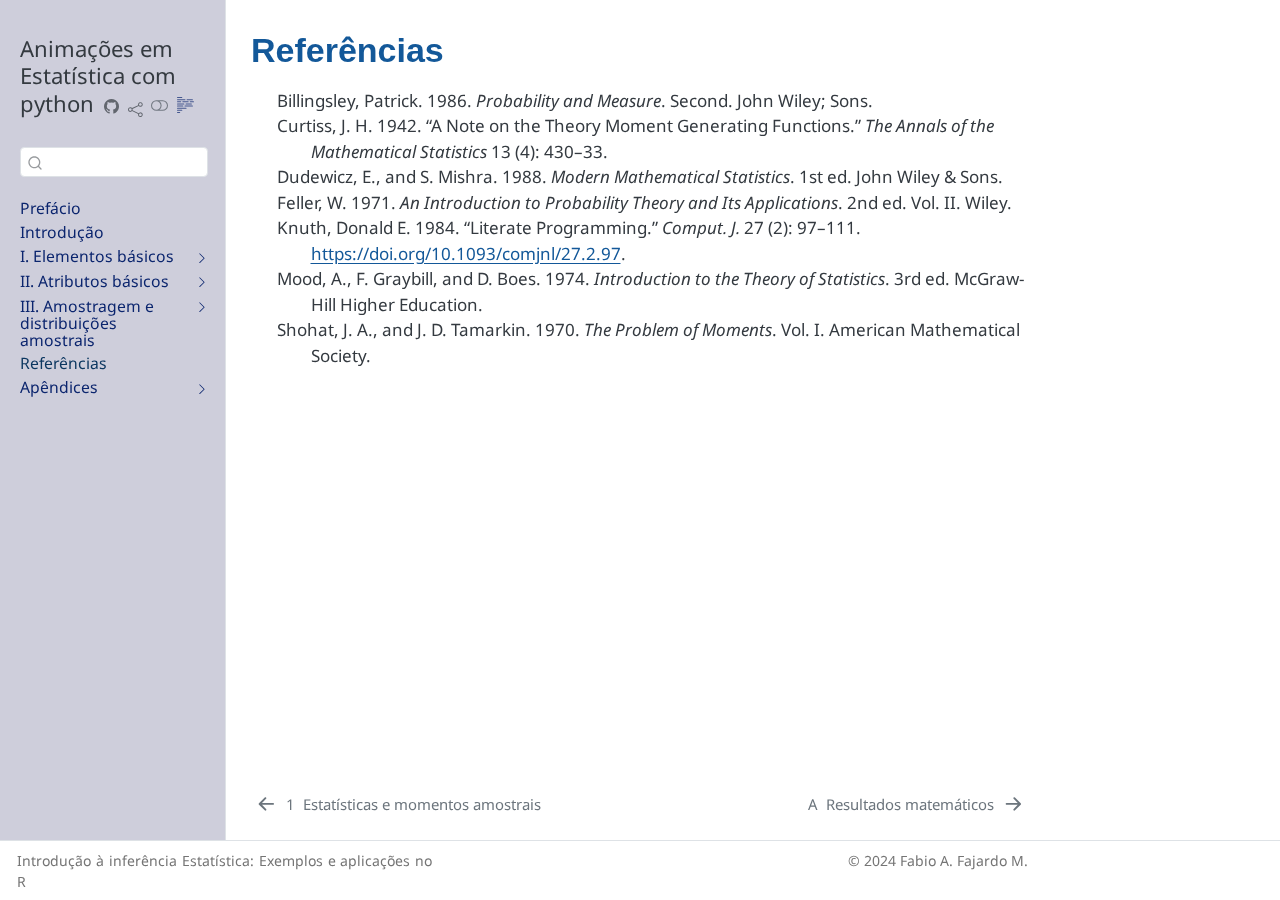
<file: docs/references.html>
<!DOCTYPE html>
<html xmlns="http://www.w3.org/1999/xhtml" lang="pt-BR" xml:lang="pt-BR"><head>

<meta charset="utf-8">
<meta name="generator" content="quarto-1.5.57">

<meta name="viewport" content="width=device-width, initial-scale=1.0, user-scalable=yes">


<title>Referências – Animações em Estatística com python</title>
<style>
code{white-space: pre-wrap;}
span.smallcaps{font-variant: small-caps;}
div.columns{display: flex; gap: min(4vw, 1.5em);}
div.column{flex: auto; overflow-x: auto;}
div.hanging-indent{margin-left: 1.5em; text-indent: -1.5em;}
ul.task-list{list-style: none;}
ul.task-list li input[type="checkbox"] {
  width: 0.8em;
  margin: 0 0.8em 0.2em -1em; /* quarto-specific, see https://github.com/quarto-dev/quarto-cli/issues/4556 */ 
  vertical-align: middle;
}
/* CSS for citations */
div.csl-bib-body { }
div.csl-entry {
  clear: both;
}
.hanging-indent div.csl-entry {
  margin-left:2em;
  text-indent:-2em;
}
div.csl-left-margin {
  min-width:2em;
  float:left;
}
div.csl-right-inline {
  margin-left:2em;
  padding-left:1em;
}
div.csl-indent {
  margin-left: 2em;
}</style>


<script src="site_libs/quarto-nav/quarto-nav.js"></script>
<script src="site_libs/quarto-nav/headroom.min.js"></script>
<script src="site_libs/clipboard/clipboard.min.js"></script>
<script src="site_libs/quarto-search/autocomplete.umd.js"></script>
<script src="site_libs/quarto-search/fuse.min.js"></script>
<script src="site_libs/quarto-search/quarto-search.js"></script>
<meta name="quarto:offset" content="./">
<link href="./matematica.html" rel="next">
<link href="./p1chap01.html" rel="prev">
<script src="site_libs/quarto-html/quarto.js"></script>
<script src="site_libs/quarto-html/popper.min.js"></script>
<script src="site_libs/quarto-html/tippy.umd.min.js"></script>
<script src="site_libs/quarto-html/anchor.min.js"></script>
<link href="site_libs/quarto-html/tippy.css" rel="stylesheet">
<link href="site_libs/quarto-html/quarto-syntax-highlighting.css" rel="stylesheet" class="quarto-color-scheme" id="quarto-text-highlighting-styles">
<link href="site_libs/quarto-html/quarto-syntax-highlighting-dark.css" rel="prefetch" class="quarto-color-scheme quarto-color-alternate" id="quarto-text-highlighting-styles">
<script src="site_libs/bootstrap/bootstrap.min.js"></script>
<link href="site_libs/bootstrap/bootstrap-icons.css" rel="stylesheet">
<link href="site_libs/bootstrap/bootstrap.min.css" rel="stylesheet" class="quarto-color-scheme" id="quarto-bootstrap" data-mode="light">
<link href="site_libs/bootstrap/bootstrap-dark.min.css" rel="prefetch" class="quarto-color-scheme quarto-color-alternate" id="quarto-bootstrap" data-mode="dark">
<script id="quarto-search-options" type="application/json">{
  "location": "sidebar",
  "copy-button": false,
  "collapse-after": 3,
  "panel-placement": "start",
  "type": "textbox",
  "limit": 50,
  "keyboard-shortcut": [
    "f",
    "/",
    "s"
  ],
  "show-item-context": false,
  "language": {
    "search-no-results-text": "Nenhum resultado",
    "search-matching-documents-text": "documentos correspondentes",
    "search-copy-link-title": "Copiar link para a busca",
    "search-hide-matches-text": "Esconder correspondências adicionais",
    "search-more-match-text": "mais correspondência neste documento",
    "search-more-matches-text": "mais correspondências neste documento",
    "search-clear-button-title": "Limpar",
    "search-text-placeholder": "",
    "search-detached-cancel-button-title": "Cancelar",
    "search-submit-button-title": "Enviar",
    "search-label": "Procurar"
  }
}</script>


</head>

<body class="nav-sidebar docked">

<div id="quarto-search-results"></div>
  <header id="quarto-header" class="headroom fixed-top">
  <nav class="quarto-secondary-nav">
    <div class="container-fluid d-flex">
      <button type="button" class="quarto-btn-toggle btn" data-bs-toggle="collapse" role="button" data-bs-target=".quarto-sidebar-collapse-item" aria-controls="quarto-sidebar" aria-expanded="false" aria-label="Alternar barra lateral" onclick="if (window.quartoToggleHeadroom) { window.quartoToggleHeadroom(); }">
        <i class="bi bi-layout-text-sidebar-reverse"></i>
      </button>
        <nav class="quarto-page-breadcrumbs" aria-label="breadcrumb"><ol class="breadcrumb"><li class="breadcrumb-item"><a href="./references.html">Referências</a></li></ol></nav>
        <a class="flex-grow-1" role="navigation" data-bs-toggle="collapse" data-bs-target=".quarto-sidebar-collapse-item" aria-controls="quarto-sidebar" aria-expanded="false" aria-label="Alternar barra lateral" onclick="if (window.quartoToggleHeadroom) { window.quartoToggleHeadroom(); }">      
        </a>
      <button type="button" class="btn quarto-search-button" aria-label="Procurar" onclick="window.quartoOpenSearch();">
        <i class="bi bi-search"></i>
      </button>
    </div>
  </nav>
</header>
<!-- content -->
<div id="quarto-content" class="quarto-container page-columns page-rows-contents page-layout-article">
<!-- sidebar -->
  <nav id="quarto-sidebar" class="sidebar collapse collapse-horizontal quarto-sidebar-collapse-item sidebar-navigation docked overflow-auto">
    <div class="pt-lg-2 mt-2 text-left sidebar-header">
    <div class="sidebar-title mb-0 py-0">
      <a href="./">Animações em Estatística com python</a> 
        <div class="sidebar-tools-main tools-wide">
    <a href="https://github.com/ffajardo64/" title="Código fonte" class="quarto-navigation-tool px-1" aria-label="Código fonte"><i class="bi bi-github"></i></a>
    <div class="dropdown">
      <a href="" title="Compartilhar" id="quarto-navigation-tool-dropdown-0" class="quarto-navigation-tool dropdown-toggle px-1" data-bs-toggle="dropdown" aria-expanded="false" role="link" aria-label="Compartilhar"><i class="bi bi-share"></i></a>
      <ul class="dropdown-menu" aria-labelledby="quarto-navigation-tool-dropdown-0">
          <li>
            <a class="dropdown-item sidebar-tools-main-item" href="https://twitter.com/intent/tweet?url=|url|">
              <i class="bi bi-twitter pe-1"></i>
            Twitter
            </a>
          </li>
          <li>
            <a class="dropdown-item sidebar-tools-main-item" href="https://www.facebook.com/sharer/sharer.php?u=|url|">
              <i class="bi bi-facebook pe-1"></i>
            Facebook
            </a>
          </li>
          <li>
            <a class="dropdown-item sidebar-tools-main-item" href="https://www.linkedin.com/sharing/share-offsite/?url=|url|">
              <i class="bi bi-linkedin pe-1"></i>
            LinkedIn
            </a>
          </li>
      </ul>
    </div>
  <a href="" class="quarto-color-scheme-toggle quarto-navigation-tool  px-1" onclick="window.quartoToggleColorScheme(); return false;" title="Alternar modo escuro"><i class="bi"></i></a>
  <a href="" class="quarto-reader-toggle quarto-navigation-tool px-1" onclick="window.quartoToggleReader(); return false;" title="Alternar modo de leitor">
  <div class="quarto-reader-toggle-btn">
  <i class="bi"></i>
  </div>
</a>
</div>
    </div>
      </div>
        <div class="mt-2 flex-shrink-0 align-items-center">
        <div class="sidebar-search">
        <div id="quarto-search" class="" title="Procurar"></div>
        </div>
        </div>
    <div class="sidebar-menu-container"> 
    <ul class="list-unstyled mt-1">
        <li class="sidebar-item">
  <div class="sidebar-item-container"> 
  <a href="./index.html" class="sidebar-item-text sidebar-link">
 <span class="menu-text">Prefácio</span></a>
  </div>
</li>
        <li class="sidebar-item">
  <div class="sidebar-item-container"> 
  <a href="./intro.html" class="sidebar-item-text sidebar-link">
 <span class="menu-text">Introdução</span></a>
  </div>
</li>
        <li class="sidebar-item sidebar-item-section">
      <div class="sidebar-item-container"> 
            <a class="sidebar-item-text sidebar-link text-start collapsed" data-bs-toggle="collapse" data-bs-target="#quarto-sidebar-section-1" role="navigation" aria-expanded="false">
 <span class="menu-text">I. Elementos básicos</span></a>
          <a class="sidebar-item-toggle text-start collapsed" data-bs-toggle="collapse" data-bs-target="#quarto-sidebar-section-1" role="navigation" aria-expanded="false" aria-label="Alternar seção">
            <i class="bi bi-chevron-right ms-2"></i>
          </a> 
      </div>
      <ul id="quarto-sidebar-section-1" class="collapse list-unstyled sidebar-section depth1 ">  
          <li class="sidebar-item">
  <div class="sidebar-item-container"> 
  <a href="./p1chap01.html" class="sidebar-item-text sidebar-link">
 <span class="menu-text"><span class="chapter-number">1</span>&nbsp; <span class="chapter-title">Estatísticas e momentos amostrais</span></span></a>
  </div>
</li>
      </ul>
  </li>
        <li class="sidebar-item sidebar-item-section">
      <div class="sidebar-item-container"> 
            <a class="sidebar-item-text sidebar-link text-start collapsed" data-bs-toggle="collapse" data-bs-target="#quarto-sidebar-section-2" role="navigation" aria-expanded="false">
 <span class="menu-text">II. Atributos básicos</span></a>
          <a class="sidebar-item-toggle text-start collapsed" data-bs-toggle="collapse" data-bs-target="#quarto-sidebar-section-2" role="navigation" aria-expanded="false" aria-label="Alternar seção">
            <i class="bi bi-chevron-right ms-2"></i>
          </a> 
      </div>
      <ul id="quarto-sidebar-section-2" class="collapse list-unstyled sidebar-section depth1 ">  
          <li class="sidebar-item">
  <div class="sidebar-item-container"> 
  <a href="./p1chap01.html" class="sidebar-item-text sidebar-link">
 <span class="menu-text"><span class="chapter-number">1</span>&nbsp; <span class="chapter-title">Estatísticas e momentos amostrais</span></span></a>
  </div>
</li>
      </ul>
  </li>
        <li class="sidebar-item sidebar-item-section">
      <div class="sidebar-item-container"> 
            <a class="sidebar-item-text sidebar-link text-start collapsed" data-bs-toggle="collapse" data-bs-target="#quarto-sidebar-section-3" role="navigation" aria-expanded="false">
 <span class="menu-text">III. Amostragem e distribuições amostrais</span></a>
          <a class="sidebar-item-toggle text-start collapsed" data-bs-toggle="collapse" data-bs-target="#quarto-sidebar-section-3" role="navigation" aria-expanded="false" aria-label="Alternar seção">
            <i class="bi bi-chevron-right ms-2"></i>
          </a> 
      </div>
      <ul id="quarto-sidebar-section-3" class="collapse list-unstyled sidebar-section depth1 ">  
          <li class="sidebar-item">
  <div class="sidebar-item-container"> 
  <a href="./p1chap01.html" class="sidebar-item-text sidebar-link">
 <span class="menu-text"><span class="chapter-number">1</span>&nbsp; <span class="chapter-title">Estatísticas e momentos amostrais</span></span></a>
  </div>
</li>
      </ul>
  </li>
        <li class="sidebar-item">
  <div class="sidebar-item-container"> 
  <a href="./references.html" class="sidebar-item-text sidebar-link active">
 <span class="menu-text">Referências</span></a>
  </div>
</li>
        <li class="sidebar-item sidebar-item-section">
      <div class="sidebar-item-container"> 
            <a class="sidebar-item-text sidebar-link text-start collapsed" data-bs-toggle="collapse" data-bs-target="#quarto-sidebar-section-4" role="navigation" aria-expanded="false">
 <span class="menu-text">Apêndices</span></a>
          <a class="sidebar-item-toggle text-start collapsed" data-bs-toggle="collapse" data-bs-target="#quarto-sidebar-section-4" role="navigation" aria-expanded="false" aria-label="Alternar seção">
            <i class="bi bi-chevron-right ms-2"></i>
          </a> 
      </div>
      <ul id="quarto-sidebar-section-4" class="collapse list-unstyled sidebar-section depth1 ">  
          <li class="sidebar-item">
  <div class="sidebar-item-container"> 
  <a href="./matematica.html" class="sidebar-item-text sidebar-link">
 <span class="menu-text"><span class="chapter-number">A</span>&nbsp; <span class="chapter-title">Resultados matemáticos</span></span></a>
  </div>
</li>
      </ul>
  </li>
    </ul>
    </div>
</nav>
<div id="quarto-sidebar-glass" class="quarto-sidebar-collapse-item" data-bs-toggle="collapse" data-bs-target=".quarto-sidebar-collapse-item"></div>
<!-- margin-sidebar -->
    <div id="quarto-margin-sidebar" class="sidebar margin-sidebar zindex-bottom">
        
    </div>
<!-- main -->
<main class="content" id="quarto-document-content">

<header id="title-block-header" class="quarto-title-block default">
<div class="quarto-title">
<h1 class="title">Referências</h1>
</div>



<div class="quarto-title-meta">

    
  
    
  </div>
  


</header>


<div id="refs" class="references csl-bib-body hanging-indent" data-entry-spacing="0" role="list">
<div id="ref-billingsley:1986" class="csl-entry" role="listitem">
Billingsley, Patrick. 1986. <em>Probability and Measure</em>. Second.
John Wiley; Sons.
</div>
<div id="ref-curtiss:1942" class="csl-entry" role="listitem">
Curtiss, J. H. 1942. <span>“A Note on the Theory Moment Generating
Functions.”</span> <em>The Annals of the Mathematical Statistics</em> 13
(4): 430–33.
</div>
<div id="ref-dudewicz:mishra:1988" class="csl-entry" role="listitem">
Dudewicz, E., and S. Mishra. 1988. <em>Modern Mathematical
Statistics</em>. 1st ed. John Wiley &amp; Sons.
</div>
<div id="ref-feller:1971" class="csl-entry" role="listitem">
Feller, W. 1971. <em>An Introduction to Probability Theory and Its
Applications</em>. 2nd ed. Vol. II. Wiley.
</div>
<div id="ref-knuth84" class="csl-entry" role="listitem">
Knuth, Donald E. 1984. <span>“Literate Programming.”</span> <em>Comput.
J.</em> 27 (2): 97–111. <a href="https://doi.org/10.1093/comjnl/27.2.97">https://doi.org/10.1093/comjnl/27.2.97</a>.
</div>
<div id="ref-mood:graybill:boes:1974" class="csl-entry" role="listitem">
Mood, A., F. Graybill, and D. Boes. 1974. <em>Introduction to the Theory
of Statistics</em>. 3rd ed. McGraw-Hill Higher Education.
</div>
<div id="ref-shohat:tamarkin:1970" class="csl-entry" role="listitem">
Shohat, J. A., and J. D. Tamarkin. 1970. <em>The Problem of
Moments</em>. Vol. I. American Mathematical Society.
</div>
</div>



</main> <!-- /main -->
<script id="quarto-html-after-body" type="application/javascript">
window.document.addEventListener("DOMContentLoaded", function (event) {
  const toggleBodyColorMode = (bsSheetEl) => {
    const mode = bsSheetEl.getAttribute("data-mode");
    const bodyEl = window.document.querySelector("body");
    if (mode === "dark") {
      bodyEl.classList.add("quarto-dark");
      bodyEl.classList.remove("quarto-light");
    } else {
      bodyEl.classList.add("quarto-light");
      bodyEl.classList.remove("quarto-dark");
    }
  }
  const toggleBodyColorPrimary = () => {
    const bsSheetEl = window.document.querySelector("link#quarto-bootstrap");
    if (bsSheetEl) {
      toggleBodyColorMode(bsSheetEl);
    }
  }
  toggleBodyColorPrimary();  
  const disableStylesheet = (stylesheets) => {
    for (let i=0; i < stylesheets.length; i++) {
      const stylesheet = stylesheets[i];
      stylesheet.rel = 'prefetch';
    }
  }
  const enableStylesheet = (stylesheets) => {
    for (let i=0; i < stylesheets.length; i++) {
      const stylesheet = stylesheets[i];
      stylesheet.rel = 'stylesheet';
    }
  }
  const manageTransitions = (selector, allowTransitions) => {
    const els = window.document.querySelectorAll(selector);
    for (let i=0; i < els.length; i++) {
      const el = els[i];
      if (allowTransitions) {
        el.classList.remove('notransition');
      } else {
        el.classList.add('notransition');
      }
    }
  }
  const toggleGiscusIfUsed = (isAlternate, darkModeDefault) => {
    const baseTheme = document.querySelector('#giscus-base-theme')?.value ?? 'light';
    const alternateTheme = document.querySelector('#giscus-alt-theme')?.value ?? 'dark';
    let newTheme = '';
    if(darkModeDefault) {
      newTheme = isAlternate ? baseTheme : alternateTheme;
    } else {
      newTheme = isAlternate ? alternateTheme : baseTheme;
    }
    const changeGiscusTheme = () => {
      // From: https://github.com/giscus/giscus/issues/336
      const sendMessage = (message) => {
        const iframe = document.querySelector('iframe.giscus-frame');
        if (!iframe) return;
        iframe.contentWindow.postMessage({ giscus: message }, 'https://giscus.app');
      }
      sendMessage({
        setConfig: {
          theme: newTheme
        }
      });
    }
    const isGiscussLoaded = window.document.querySelector('iframe.giscus-frame') !== null;
    if (isGiscussLoaded) {
      changeGiscusTheme();
    }
  }
  const toggleColorMode = (alternate) => {
    // Switch the stylesheets
    const alternateStylesheets = window.document.querySelectorAll('link.quarto-color-scheme.quarto-color-alternate');
    manageTransitions('#quarto-margin-sidebar .nav-link', false);
    if (alternate) {
      enableStylesheet(alternateStylesheets);
      for (const sheetNode of alternateStylesheets) {
        if (sheetNode.id === "quarto-bootstrap") {
          toggleBodyColorMode(sheetNode);
        }
      }
    } else {
      disableStylesheet(alternateStylesheets);
      toggleBodyColorPrimary();
    }
    manageTransitions('#quarto-margin-sidebar .nav-link', true);
    // Switch the toggles
    const toggles = window.document.querySelectorAll('.quarto-color-scheme-toggle');
    for (let i=0; i < toggles.length; i++) {
      const toggle = toggles[i];
      if (toggle) {
        if (alternate) {
          toggle.classList.add("alternate");     
        } else {
          toggle.classList.remove("alternate");
        }
      }
    }
    // Hack to workaround the fact that safari doesn't
    // properly recolor the scrollbar when toggling (#1455)
    if (navigator.userAgent.indexOf('Safari') > 0 && navigator.userAgent.indexOf('Chrome') == -1) {
      manageTransitions("body", false);
      window.scrollTo(0, 1);
      setTimeout(() => {
        window.scrollTo(0, 0);
        manageTransitions("body", true);
      }, 40);  
    }
  }
  const isFileUrl = () => { 
    return window.location.protocol === 'file:';
  }
  const hasAlternateSentinel = () => {  
    let styleSentinel = getColorSchemeSentinel();
    if (styleSentinel !== null) {
      return styleSentinel === "alternate";
    } else {
      return false;
    }
  }
  const setStyleSentinel = (alternate) => {
    const value = alternate ? "alternate" : "default";
    if (!isFileUrl()) {
      window.localStorage.setItem("quarto-color-scheme", value);
    } else {
      localAlternateSentinel = value;
    }
  }
  const getColorSchemeSentinel = () => {
    if (!isFileUrl()) {
      const storageValue = window.localStorage.getItem("quarto-color-scheme");
      return storageValue != null ? storageValue : localAlternateSentinel;
    } else {
      return localAlternateSentinel;
    }
  }
  const darkModeDefault = false;
  let localAlternateSentinel = darkModeDefault ? 'alternate' : 'default';
  // Dark / light mode switch
  window.quartoToggleColorScheme = () => {
    // Read the current dark / light value 
    let toAlternate = !hasAlternateSentinel();
    toggleColorMode(toAlternate);
    setStyleSentinel(toAlternate);
    toggleGiscusIfUsed(toAlternate, darkModeDefault);
  };
  // Ensure there is a toggle, if there isn't float one in the top right
  if (window.document.querySelector('.quarto-color-scheme-toggle') === null) {
    const a = window.document.createElement('a');
    a.classList.add('top-right');
    a.classList.add('quarto-color-scheme-toggle');
    a.href = "";
    a.onclick = function() { try { window.quartoToggleColorScheme(); } catch {} return false; };
    const i = window.document.createElement("i");
    i.classList.add('bi');
    a.appendChild(i);
    window.document.body.appendChild(a);
  }
  // Switch to dark mode if need be
  if (hasAlternateSentinel()) {
    toggleColorMode(true);
  } else {
    toggleColorMode(false);
  }
  const icon = "";
  const anchorJS = new window.AnchorJS();
  anchorJS.options = {
    placement: 'right',
    icon: icon
  };
  anchorJS.add('.anchored');
  const isCodeAnnotation = (el) => {
    for (const clz of el.classList) {
      if (clz.startsWith('code-annotation-')) {                     
        return true;
      }
    }
    return false;
  }
  const onCopySuccess = function(e) {
    // button target
    const button = e.trigger;
    // don't keep focus
    button.blur();
    // flash "checked"
    button.classList.add('code-copy-button-checked');
    var currentTitle = button.getAttribute("title");
    button.setAttribute("title", "Copiada");
    let tooltip;
    if (window.bootstrap) {
      button.setAttribute("data-bs-toggle", "tooltip");
      button.setAttribute("data-bs-placement", "left");
      button.setAttribute("data-bs-title", "Copiada");
      tooltip = new bootstrap.Tooltip(button, 
        { trigger: "manual", 
          customClass: "code-copy-button-tooltip",
          offset: [0, -8]});
      tooltip.show();    
    }
    setTimeout(function() {
      if (tooltip) {
        tooltip.hide();
        button.removeAttribute("data-bs-title");
        button.removeAttribute("data-bs-toggle");
        button.removeAttribute("data-bs-placement");
      }
      button.setAttribute("title", currentTitle);
      button.classList.remove('code-copy-button-checked');
    }, 1000);
    // clear code selection
    e.clearSelection();
  }
  const getTextToCopy = function(trigger) {
      const codeEl = trigger.previousElementSibling.cloneNode(true);
      for (const childEl of codeEl.children) {
        if (isCodeAnnotation(childEl)) {
          childEl.remove();
        }
      }
      return codeEl.innerText;
  }
  const clipboard = new window.ClipboardJS('.code-copy-button:not([data-in-quarto-modal])', {
    text: getTextToCopy
  });
  clipboard.on('success', onCopySuccess);
  if (window.document.getElementById('quarto-embedded-source-code-modal')) {
    // For code content inside modals, clipBoardJS needs to be initialized with a container option
    // TODO: Check when it could be a function (https://github.com/zenorocha/clipboard.js/issues/860)
    const clipboardModal = new window.ClipboardJS('.code-copy-button[data-in-quarto-modal]', {
      text: getTextToCopy,
      container: window.document.getElementById('quarto-embedded-source-code-modal')
    });
    clipboardModal.on('success', onCopySuccess);
  }
    var localhostRegex = new RegExp(/^(?:http|https):\/\/localhost\:?[0-9]*\//);
    var mailtoRegex = new RegExp(/^mailto:/);
      var filterRegex = new RegExp('/' + window.location.host + '/');
    var isInternal = (href) => {
        return filterRegex.test(href) || localhostRegex.test(href) || mailtoRegex.test(href);
    }
    // Inspect non-navigation links and adorn them if external
 	var links = window.document.querySelectorAll('a[href]:not(.nav-link):not(.navbar-brand):not(.toc-action):not(.sidebar-link):not(.sidebar-item-toggle):not(.pagination-link):not(.no-external):not([aria-hidden]):not(.dropdown-item):not(.quarto-navigation-tool):not(.about-link)');
    for (var i=0; i<links.length; i++) {
      const link = links[i];
      if (!isInternal(link.href)) {
        // undo the damage that might have been done by quarto-nav.js in the case of
        // links that we want to consider external
        if (link.dataset.originalHref !== undefined) {
          link.href = link.dataset.originalHref;
        }
      }
    }
  function tippyHover(el, contentFn, onTriggerFn, onUntriggerFn) {
    const config = {
      allowHTML: true,
      maxWidth: 500,
      delay: 100,
      arrow: false,
      appendTo: function(el) {
          return el.parentElement;
      },
      interactive: true,
      interactiveBorder: 10,
      theme: 'quarto',
      placement: 'bottom-start',
    };
    if (contentFn) {
      config.content = contentFn;
    }
    if (onTriggerFn) {
      config.onTrigger = onTriggerFn;
    }
    if (onUntriggerFn) {
      config.onUntrigger = onUntriggerFn;
    }
    window.tippy(el, config); 
  }
  const noterefs = window.document.querySelectorAll('a[role="doc-noteref"]');
  for (var i=0; i<noterefs.length; i++) {
    const ref = noterefs[i];
    tippyHover(ref, function() {
      // use id or data attribute instead here
      let href = ref.getAttribute('data-footnote-href') || ref.getAttribute('href');
      try { href = new URL(href).hash; } catch {}
      const id = href.replace(/^#\/?/, "");
      const note = window.document.getElementById(id);
      if (note) {
        return note.innerHTML;
      } else {
        return "";
      }
    });
  }
  const xrefs = window.document.querySelectorAll('a.quarto-xref');
  const processXRef = (id, note) => {
    // Strip column container classes
    const stripColumnClz = (el) => {
      el.classList.remove("page-full", "page-columns");
      if (el.children) {
        for (const child of el.children) {
          stripColumnClz(child);
        }
      }
    }
    stripColumnClz(note)
    if (id === null || id.startsWith('sec-')) {
      // Special case sections, only their first couple elements
      const container = document.createElement("div");
      if (note.children && note.children.length > 2) {
        container.appendChild(note.children[0].cloneNode(true));
        for (let i = 1; i < note.children.length; i++) {
          const child = note.children[i];
          if (child.tagName === "P" && child.innerText === "") {
            continue;
          } else {
            container.appendChild(child.cloneNode(true));
            break;
          }
        }
        if (window.Quarto?.typesetMath) {
          window.Quarto.typesetMath(container);
        }
        return container.innerHTML
      } else {
        if (window.Quarto?.typesetMath) {
          window.Quarto.typesetMath(note);
        }
        return note.innerHTML;
      }
    } else {
      // Remove any anchor links if they are present
      const anchorLink = note.querySelector('a.anchorjs-link');
      if (anchorLink) {
        anchorLink.remove();
      }
      if (window.Quarto?.typesetMath) {
        window.Quarto.typesetMath(note);
      }
      // TODO in 1.5, we should make sure this works without a callout special case
      if (note.classList.contains("callout")) {
        return note.outerHTML;
      } else {
        return note.innerHTML;
      }
    }
  }
  for (var i=0; i<xrefs.length; i++) {
    const xref = xrefs[i];
    tippyHover(xref, undefined, function(instance) {
      instance.disable();
      let url = xref.getAttribute('href');
      let hash = undefined; 
      if (url.startsWith('#')) {
        hash = url;
      } else {
        try { hash = new URL(url).hash; } catch {}
      }
      if (hash) {
        const id = hash.replace(/^#\/?/, "");
        const note = window.document.getElementById(id);
        if (note !== null) {
          try {
            const html = processXRef(id, note.cloneNode(true));
            instance.setContent(html);
          } finally {
            instance.enable();
            instance.show();
          }
        } else {
          // See if we can fetch this
          fetch(url.split('#')[0])
          .then(res => res.text())
          .then(html => {
            const parser = new DOMParser();
            const htmlDoc = parser.parseFromString(html, "text/html");
            const note = htmlDoc.getElementById(id);
            if (note !== null) {
              const html = processXRef(id, note);
              instance.setContent(html);
            } 
          }).finally(() => {
            instance.enable();
            instance.show();
          });
        }
      } else {
        // See if we can fetch a full url (with no hash to target)
        // This is a special case and we should probably do some content thinning / targeting
        fetch(url)
        .then(res => res.text())
        .then(html => {
          const parser = new DOMParser();
          const htmlDoc = parser.parseFromString(html, "text/html");
          const note = htmlDoc.querySelector('main.content');
          if (note !== null) {
            // This should only happen for chapter cross references
            // (since there is no id in the URL)
            // remove the first header
            if (note.children.length > 0 && note.children[0].tagName === "HEADER") {
              note.children[0].remove();
            }
            const html = processXRef(null, note);
            instance.setContent(html);
          } 
        }).finally(() => {
          instance.enable();
          instance.show();
        });
      }
    }, function(instance) {
    });
  }
      let selectedAnnoteEl;
      const selectorForAnnotation = ( cell, annotation) => {
        let cellAttr = 'data-code-cell="' + cell + '"';
        let lineAttr = 'data-code-annotation="' +  annotation + '"';
        const selector = 'span[' + cellAttr + '][' + lineAttr + ']';
        return selector;
      }
      const selectCodeLines = (annoteEl) => {
        const doc = window.document;
        const targetCell = annoteEl.getAttribute("data-target-cell");
        const targetAnnotation = annoteEl.getAttribute("data-target-annotation");
        const annoteSpan = window.document.querySelector(selectorForAnnotation(targetCell, targetAnnotation));
        const lines = annoteSpan.getAttribute("data-code-lines").split(",");
        const lineIds = lines.map((line) => {
          return targetCell + "-" + line;
        })
        let top = null;
        let height = null;
        let parent = null;
        if (lineIds.length > 0) {
            //compute the position of the single el (top and bottom and make a div)
            const el = window.document.getElementById(lineIds[0]);
            top = el.offsetTop;
            height = el.offsetHeight;
            parent = el.parentElement.parentElement;
          if (lineIds.length > 1) {
            const lastEl = window.document.getElementById(lineIds[lineIds.length - 1]);
            const bottom = lastEl.offsetTop + lastEl.offsetHeight;
            height = bottom - top;
          }
          if (top !== null && height !== null && parent !== null) {
            // cook up a div (if necessary) and position it 
            let div = window.document.getElementById("code-annotation-line-highlight");
            if (div === null) {
              div = window.document.createElement("div");
              div.setAttribute("id", "code-annotation-line-highlight");
              div.style.position = 'absolute';
              parent.appendChild(div);
            }
            div.style.top = top - 2 + "px";
            div.style.height = height + 4 + "px";
            div.style.left = 0;
            let gutterDiv = window.document.getElementById("code-annotation-line-highlight-gutter");
            if (gutterDiv === null) {
              gutterDiv = window.document.createElement("div");
              gutterDiv.setAttribute("id", "code-annotation-line-highlight-gutter");
              gutterDiv.style.position = 'absolute';
              const codeCell = window.document.getElementById(targetCell);
              const gutter = codeCell.querySelector('.code-annotation-gutter');
              gutter.appendChild(gutterDiv);
            }
            gutterDiv.style.top = top - 2 + "px";
            gutterDiv.style.height = height + 4 + "px";
          }
          selectedAnnoteEl = annoteEl;
        }
      };
      const unselectCodeLines = () => {
        const elementsIds = ["code-annotation-line-highlight", "code-annotation-line-highlight-gutter"];
        elementsIds.forEach((elId) => {
          const div = window.document.getElementById(elId);
          if (div) {
            div.remove();
          }
        });
        selectedAnnoteEl = undefined;
      };
        // Handle positioning of the toggle
    window.addEventListener(
      "resize",
      throttle(() => {
        elRect = undefined;
        if (selectedAnnoteEl) {
          selectCodeLines(selectedAnnoteEl);
        }
      }, 10)
    );
    function throttle(fn, ms) {
    let throttle = false;
    let timer;
      return (...args) => {
        if(!throttle) { // first call gets through
            fn.apply(this, args);
            throttle = true;
        } else { // all the others get throttled
            if(timer) clearTimeout(timer); // cancel #2
            timer = setTimeout(() => {
              fn.apply(this, args);
              timer = throttle = false;
            }, ms);
        }
      };
    }
      // Attach click handler to the DT
      const annoteDls = window.document.querySelectorAll('dt[data-target-cell]');
      for (const annoteDlNode of annoteDls) {
        annoteDlNode.addEventListener('click', (event) => {
          const clickedEl = event.target;
          if (clickedEl !== selectedAnnoteEl) {
            unselectCodeLines();
            const activeEl = window.document.querySelector('dt[data-target-cell].code-annotation-active');
            if (activeEl) {
              activeEl.classList.remove('code-annotation-active');
            }
            selectCodeLines(clickedEl);
            clickedEl.classList.add('code-annotation-active');
          } else {
            // Unselect the line
            unselectCodeLines();
            clickedEl.classList.remove('code-annotation-active');
          }
        });
      }
  const findCites = (el) => {
    const parentEl = el.parentElement;
    if (parentEl) {
      const cites = parentEl.dataset.cites;
      if (cites) {
        return {
          el,
          cites: cites.split(' ')
        };
      } else {
        return findCites(el.parentElement)
      }
    } else {
      return undefined;
    }
  };
  var bibliorefs = window.document.querySelectorAll('a[role="doc-biblioref"]');
  for (var i=0; i<bibliorefs.length; i++) {
    const ref = bibliorefs[i];
    const citeInfo = findCites(ref);
    if (citeInfo) {
      tippyHover(citeInfo.el, function() {
        var popup = window.document.createElement('div');
        citeInfo.cites.forEach(function(cite) {
          var citeDiv = window.document.createElement('div');
          citeDiv.classList.add('hanging-indent');
          citeDiv.classList.add('csl-entry');
          var biblioDiv = window.document.getElementById('ref-' + cite);
          if (biblioDiv) {
            citeDiv.innerHTML = biblioDiv.innerHTML;
          }
          popup.appendChild(citeDiv);
        });
        return popup.innerHTML;
      });
    }
  }
});
</script>
<nav class="page-navigation">
  <div class="nav-page nav-page-previous">
      <a href="./p1chap01.html" class="pagination-link" aria-label="Estatísticas e momentos amostrais">
        <i class="bi bi-arrow-left-short"></i> <span class="nav-page-text"><span class="chapter-number">1</span>&nbsp; <span class="chapter-title">Estatísticas e momentos amostrais</span></span>
      </a>          
  </div>
  <div class="nav-page nav-page-next">
      <a href="./matematica.html" class="pagination-link" aria-label="Resultados matemáticos">
        <span class="nav-page-text"><span class="chapter-number">A</span>&nbsp; <span class="chapter-title">Resultados matemáticos</span></span> <i class="bi bi-arrow-right-short"></i>
      </a>
  </div>
</nav>
</div> <!-- /content -->
<footer class="footer">
  <div class="nav-footer">
    <div class="nav-footer-left">
<p>Introdução à inferência Estatística: Exemplos e aplicações no R</p>
</div>   
    <div class="nav-footer-center">
      &nbsp;
    </div>
    <div class="nav-footer-right">
<p>© 2024 Fabio A. Fajardo M.</p>
</div>
  </div>
</footer>




</body></html>
</file>
<file: docs/site_libs/quarto-html/tippy.css>
.tippy-box[data-animation=fade][data-state=hidden]{opacity:0}[data-tippy-root]{max-width:calc(100vw - 10px)}.tippy-box{position:relative;background-color:#333;color:#fff;border-radius:4px;font-size:14px;line-height:1.4;white-space:normal;outline:0;transition-property:transform,visibility,opacity}.tippy-box[data-placement^=top]>.tippy-arrow{bottom:0}.tippy-box[data-placement^=top]>.tippy-arrow:before{bottom:-7px;left:0;border-width:8px 8px 0;border-top-color:initial;transform-origin:center top}.tippy-box[data-placement^=bottom]>.tippy-arrow{top:0}.tippy-box[data-placement^=bottom]>.tippy-arrow:before{top:-7px;left:0;border-width:0 8px 8px;border-bottom-color:initial;transform-origin:center bottom}.tippy-box[data-placement^=left]>.tippy-arrow{right:0}.tippy-box[data-placement^=left]>.tippy-arrow:before{border-width:8px 0 8px 8px;border-left-color:initial;right:-7px;transform-origin:center left}.tippy-box[data-placement^=right]>.tippy-arrow{left:0}.tippy-box[data-placement^=right]>.tippy-arrow:before{left:-7px;border-width:8px 8px 8px 0;border-right-color:initial;transform-origin:center right}.tippy-box[data-inertia][data-state=visible]{transition-timing-function:cubic-bezier(.54,1.5,.38,1.11)}.tippy-arrow{width:16px;height:16px;color:#333}.tippy-arrow:before{content:"";position:absolute;border-color:transparent;border-style:solid}.tippy-content{position:relative;padding:5px 9px;z-index:1}
</file>
<file: docs/site_libs/quarto-html/quarto-syntax-highlighting.css>
/* quarto syntax highlight colors */
:root {
  --quarto-hl-al-color: #bf0303;
  --quarto-hl-an-color: #ca60ca;
  --quarto-hl-at-color: #0057ae;
  --quarto-hl-bn-color: #b08000;
  --quarto-hl-bu-color: #644a9b;
  --quarto-hl-ch-color: #924c9d;
  --quarto-hl-co-color: #898887;
  --quarto-hl-cv-color: #0095ff;
  --quarto-hl-cn-color: #aa5500;
  --quarto-hl-cf-color: #1f1c1b;
  --quarto-hl-dt-color: #0057ae;
  --quarto-hl-dv-color: #b08000;
  --quarto-hl-do-color: #607880;
  --quarto-hl-er-color: #bf0303;
  --quarto-hl-ex-color: #0095ff;
  --quarto-hl-fl-color: #b08000;
  --quarto-hl-fu-color: #644a9b;
  --quarto-hl-im-color: #ff5500;
  --quarto-hl-in-color: #b08000;
  --quarto-hl-kw-color: #1f1c1b;
  --quarto-hl-op-color: #1f1c1b;
  --quarto-hl-ot-color: #006e28;
  --quarto-hl-pp-color: #006e28;
  --quarto-hl-re-color: #0057ae;
  --quarto-hl-sc-color: #3daee9;
  --quarto-hl-ss-color: #ff5500;
  --quarto-hl-st-color: #bf0303;
  --quarto-hl-va-color: #0057ae;
  --quarto-hl-vs-color: #bf0303;
  --quarto-hl-wa-color: #bf0303;
}

/* other quarto variables */
:root {
  --quarto-font-monospace: SFMono-Regular, Menlo, Monaco, Consolas, "Liberation Mono", "Courier New", monospace;
}

code span.al {
  color: #bf0303;
  background-color: #f7e6e6;
  font-weight: bold;
  font-style: inherit;
}

code span.an {
  color: #ca60ca;
  font-style: inherit;
}

code span.at {
  color: #0057ae;
  font-style: inherit;
}

code span.bn {
  color: #b08000;
  font-style: inherit;
}

code span.bu {
  color: #644a9b;
  font-weight: bold;
  font-style: inherit;
}

code span.ch {
  color: #924c9d;
  font-style: inherit;
}

code span.co {
  color: #898887;
  font-style: inherit;
}

code span.cv {
  color: #0095ff;
  font-style: inherit;
}

code span.cn {
  color: #aa5500;
  font-style: inherit;
}

code span.cf {
  color: #1f1c1b;
  font-weight: bold;
  font-style: inherit;
}

code span.dt {
  color: #0057ae;
  font-style: inherit;
}

code span.dv {
  color: #b08000;
  font-style: inherit;
}

code span.do {
  color: #607880;
  font-style: inherit;
}

code span.er {
  color: #bf0303;
  font-style: inherit;
  text-decoration: underline;
}

code span.ex {
  color: #0095ff;
  font-weight: bold;
  font-style: inherit;
}

code span.fl {
  color: #b08000;
  font-style: inherit;
}

code span.fu {
  color: #644a9b;
  font-style: inherit;
}

code span.im {
  color: #ff5500;
  font-style: inherit;
}

code span.in {
  color: #b08000;
  font-style: inherit;
}

code span.kw {
  color: #1f1c1b;
  font-weight: bold;
  font-style: inherit;
}

pre > code.sourceCode > span {
  color: #1f1c1b;
  font-style: inherit;
}

code span {
  color: #1f1c1b;
  font-style: inherit;
}

code.sourceCode > span {
  color: #1f1c1b;
  font-style: inherit;
}

div.sourceCode,
div.sourceCode pre.sourceCode {
  color: #1f1c1b;
  font-style: inherit;
}

code span.op {
  color: #1f1c1b;
  font-style: inherit;
}

code span.ot {
  color: #006e28;
  font-style: inherit;
}

code span.pp {
  color: #006e28;
  font-style: inherit;
}

code span.re {
  color: #0057ae;
  background-color: #e0e9f8;
  font-style: inherit;
}

code span.sc {
  color: #3daee9;
  font-style: inherit;
}

code span.ss {
  color: #ff5500;
  font-style: inherit;
}

code span.st {
  color: #bf0303;
  font-style: inherit;
}

code span.va {
  color: #0057ae;
  font-style: inherit;
}

code span.vs {
  color: #bf0303;
  font-style: inherit;
}

code span.wa {
  color: #bf0303;
  font-style: inherit;
}

.prevent-inlining {
  content: "</";
}

/*# sourceMappingURL=debc5d5d77c3f9108843748ff7464032.css.map */
</file>
<file: docs/site_libs/quarto-html/quarto-syntax-highlighting-dark.css>
/* quarto syntax highlight colors */
:root {
  --quarto-hl-al-color: #bf0303;
  --quarto-hl-an-color: #ca60ca;
  --quarto-hl-at-color: #0057ae;
  --quarto-hl-bn-color: #b08000;
  --quarto-hl-bu-color: #644a9b;
  --quarto-hl-ch-color: #924c9d;
  --quarto-hl-co-color: #898887;
  --quarto-hl-cv-color: #0095ff;
  --quarto-hl-cn-color: #aa5500;
  --quarto-hl-cf-color: #1f1c1b;
  --quarto-hl-dt-color: #0057ae;
  --quarto-hl-dv-color: #b08000;
  --quarto-hl-do-color: #607880;
  --quarto-hl-er-color: #bf0303;
  --quarto-hl-ex-color: #0095ff;
  --quarto-hl-fl-color: #b08000;
  --quarto-hl-fu-color: #644a9b;
  --quarto-hl-im-color: #ff5500;
  --quarto-hl-in-color: #b08000;
  --quarto-hl-kw-color: #1f1c1b;
  --quarto-hl-op-color: #1f1c1b;
  --quarto-hl-ot-color: #006e28;
  --quarto-hl-pp-color: #006e28;
  --quarto-hl-re-color: #0057ae;
  --quarto-hl-sc-color: #3daee9;
  --quarto-hl-ss-color: #ff5500;
  --quarto-hl-st-color: #bf0303;
  --quarto-hl-va-color: #0057ae;
  --quarto-hl-vs-color: #bf0303;
  --quarto-hl-wa-color: #bf0303;
}

/* other quarto variables */
:root {
  --quarto-font-monospace: SFMono-Regular, Menlo, Monaco, Consolas, "Liberation Mono", "Courier New", monospace;
}

code span.al {
  color: #bf0303;
  background-color: #f7e6e6;
  font-weight: bold;
  font-style: inherit;
}

code span.an {
  color: #ca60ca;
  font-style: inherit;
}

code span.at {
  color: #0057ae;
  font-style: inherit;
}

code span.bn {
  color: #b08000;
  font-style: inherit;
}

code span.bu {
  color: #644a9b;
  font-weight: bold;
  font-style: inherit;
}

code span.ch {
  color: #924c9d;
  font-style: inherit;
}

code span.co {
  color: #898887;
  font-style: inherit;
}

code span.cv {
  color: #0095ff;
  font-style: inherit;
}

code span.cn {
  color: #aa5500;
  font-style: inherit;
}

code span.cf {
  color: #1f1c1b;
  font-weight: bold;
  font-style: inherit;
}

code span.dt {
  color: #0057ae;
  font-style: inherit;
}

code span.dv {
  color: #b08000;
  font-style: inherit;
}

code span.do {
  color: #607880;
  font-style: inherit;
}

code span.er {
  color: #bf0303;
  font-style: inherit;
  text-decoration: underline;
}

code span.ex {
  color: #0095ff;
  font-weight: bold;
  font-style: inherit;
}

code span.fl {
  color: #b08000;
  font-style: inherit;
}

code span.fu {
  color: #644a9b;
  font-style: inherit;
}

code span.im {
  color: #ff5500;
  font-style: inherit;
}

code span.in {
  color: #b08000;
  font-style: inherit;
}

code span.kw {
  color: #1f1c1b;
  font-weight: bold;
  font-style: inherit;
}

pre > code.sourceCode > span {
  color: #1f1c1b;
  font-style: inherit;
}

code span {
  color: #1f1c1b;
  font-style: inherit;
}

code.sourceCode > span {
  color: #1f1c1b;
  font-style: inherit;
}

div.sourceCode,
div.sourceCode pre.sourceCode {
  color: #1f1c1b;
  font-style: inherit;
}

code span.op {
  color: #1f1c1b;
  font-style: inherit;
}

code span.ot {
  color: #006e28;
  font-style: inherit;
}

code span.pp {
  color: #006e28;
  font-style: inherit;
}

code span.re {
  color: #0057ae;
  background-color: #e0e9f8;
  font-style: inherit;
}

code span.sc {
  color: #3daee9;
  font-style: inherit;
}

code span.ss {
  color: #ff5500;
  font-style: inherit;
}

code span.st {
  color: #bf0303;
  font-style: inherit;
}

code span.va {
  color: #0057ae;
  font-style: inherit;
}

code span.vs {
  color: #bf0303;
  font-style: inherit;
}

code span.wa {
  color: #bf0303;
  font-style: inherit;
}

.prevent-inlining {
  content: "</";
}

/*# sourceMappingURL=935a306eefa94366c21e1a970dddb765.css.map */
</file>
<file: docs/site_libs/quarto-contrib/videojs/video-js.css>
@charset "UTF-8";
.vjs-modal-dialog .vjs-modal-dialog-content, .video-js .vjs-modal-dialog, .vjs-button > .vjs-icon-placeholder:before, .video-js .vjs-big-play-button .vjs-icon-placeholder:before {
  position: absolute;
  top: 0;
  left: 0;
  width: 100%;
  height: 100%;
}

.vjs-button > .vjs-icon-placeholder:before, .video-js .vjs-big-play-button .vjs-icon-placeholder:before {
  text-align: center;
}

@font-face {
  font-family: VideoJS;
  src: url([data-uri]) format("woff");
  font-weight: normal;
  font-style: normal;
}
.vjs-icon-play, .video-js .vjs-play-control .vjs-icon-placeholder, .video-js .vjs-big-play-button .vjs-icon-placeholder:before {
  font-family: VideoJS;
  font-weight: normal;
  font-style: normal;
}
.vjs-icon-play:before, .video-js .vjs-play-control .vjs-icon-placeholder:before, .video-js .vjs-big-play-button .vjs-icon-placeholder:before {
  content: "\f101";
}

.vjs-icon-play-circle {
  font-family: VideoJS;
  font-weight: normal;
  font-style: normal;
}
.vjs-icon-play-circle:before {
  content: "\f102";
}

.vjs-icon-pause, .video-js .vjs-play-control.vjs-playing .vjs-icon-placeholder {
  font-family: VideoJS;
  font-weight: normal;
  font-style: normal;
}
.vjs-icon-pause:before, .video-js .vjs-play-control.vjs-playing .vjs-icon-placeholder:before {
  content: "\f103";
}

.vjs-icon-volume-mute, .video-js .vjs-mute-control.vjs-vol-0 .vjs-icon-placeholder {
  font-family: VideoJS;
  font-weight: normal;
  font-style: normal;
}
.vjs-icon-volume-mute:before, .video-js .vjs-mute-control.vjs-vol-0 .vjs-icon-placeholder:before {
  content: "\f104";
}

.vjs-icon-volume-low, .video-js .vjs-mute-control.vjs-vol-1 .vjs-icon-placeholder {
  font-family: VideoJS;
  font-weight: normal;
  font-style: normal;
}
.vjs-icon-volume-low:before, .video-js .vjs-mute-control.vjs-vol-1 .vjs-icon-placeholder:before {
  content: "\f105";
}

.vjs-icon-volume-mid, .video-js .vjs-mute-control.vjs-vol-2 .vjs-icon-placeholder {
  font-family: VideoJS;
  font-weight: normal;
  font-style: normal;
}
.vjs-icon-volume-mid:before, .video-js .vjs-mute-control.vjs-vol-2 .vjs-icon-placeholder:before {
  content: "\f106";
}

.vjs-icon-volume-high, .video-js .vjs-mute-control .vjs-icon-placeholder {
  font-family: VideoJS;
  font-weight: normal;
  font-style: normal;
}
.vjs-icon-volume-high:before, .video-js .vjs-mute-control .vjs-icon-placeholder:before {
  content: "\f107";
}

.vjs-icon-fullscreen-enter, .video-js .vjs-fullscreen-control .vjs-icon-placeholder {
  font-family: VideoJS;
  font-weight: normal;
  font-style: normal;
}
.vjs-icon-fullscreen-enter:before, .video-js .vjs-fullscreen-control .vjs-icon-placeholder:before {
  content: "\f108";
}

.vjs-icon-fullscreen-exit, .video-js.vjs-fullscreen .vjs-fullscreen-control .vjs-icon-placeholder {
  font-family: VideoJS;
  font-weight: normal;
  font-style: normal;
}
.vjs-icon-fullscreen-exit:before, .video-js.vjs-fullscreen .vjs-fullscreen-control .vjs-icon-placeholder:before {
  content: "\f109";
}

.vjs-icon-square {
  font-family: VideoJS;
  font-weight: normal;
  font-style: normal;
}
.vjs-icon-square:before {
  content: "\f10a";
}

.vjs-icon-spinner {
  font-family: VideoJS;
  font-weight: normal;
  font-style: normal;
}
.vjs-icon-spinner:before {
  content: "\f10b";
}

.vjs-icon-subtitles, .video-js .vjs-subs-caps-button .vjs-icon-placeholder,
.video-js.video-js:lang(en-GB) .vjs-subs-caps-button .vjs-icon-placeholder,
.video-js.video-js:lang(en-IE) .vjs-subs-caps-button .vjs-icon-placeholder,
.video-js.video-js:lang(en-AU) .vjs-subs-caps-button .vjs-icon-placeholder,
.video-js.video-js:lang(en-NZ) .vjs-subs-caps-button .vjs-icon-placeholder, .video-js .vjs-subtitles-button .vjs-icon-placeholder {
  font-family: VideoJS;
  font-weight: normal;
  font-style: normal;
}
.vjs-icon-subtitles:before, .video-js .vjs-subs-caps-button .vjs-icon-placeholder:before,
.video-js.video-js:lang(en-GB) .vjs-subs-caps-button .vjs-icon-placeholder:before,
.video-js.video-js:lang(en-IE) .vjs-subs-caps-button .vjs-icon-placeholder:before,
.video-js.video-js:lang(en-AU) .vjs-subs-caps-button .vjs-icon-placeholder:before,
.video-js.video-js:lang(en-NZ) .vjs-subs-caps-button .vjs-icon-placeholder:before, .video-js .vjs-subtitles-button .vjs-icon-placeholder:before {
  content: "\f10c";
}

.vjs-icon-captions, .video-js:lang(en) .vjs-subs-caps-button .vjs-icon-placeholder,
.video-js:lang(fr-CA) .vjs-subs-caps-button .vjs-icon-placeholder, .video-js .vjs-captions-button .vjs-icon-placeholder {
  font-family: VideoJS;
  font-weight: normal;
  font-style: normal;
}
.vjs-icon-captions:before, .video-js:lang(en) .vjs-subs-caps-button .vjs-icon-placeholder:before,
.video-js:lang(fr-CA) .vjs-subs-caps-button .vjs-icon-placeholder:before, .video-js .vjs-captions-button .vjs-icon-placeholder:before {
  content: "\f10d";
}

.vjs-icon-chapters, .video-js .vjs-chapters-button .vjs-icon-placeholder {
  font-family: VideoJS;
  font-weight: normal;
  font-style: normal;
}
.vjs-icon-chapters:before, .video-js .vjs-chapters-button .vjs-icon-placeholder:before {
  content: "\f10e";
}

.vjs-icon-share {
  font-family: VideoJS;
  font-weight: normal;
  font-style: normal;
}
.vjs-icon-share:before {
  content: "\f10f";
}

.vjs-icon-cog {
  font-family: VideoJS;
  font-weight: normal;
  font-style: normal;
}
.vjs-icon-cog:before {
  content: "\f110";
}

.vjs-icon-circle, .vjs-seek-to-live-control .vjs-icon-placeholder, .video-js .vjs-volume-level, .video-js .vjs-play-progress {
  font-family: VideoJS;
  font-weight: normal;
  font-style: normal;
}
.vjs-icon-circle:before, .vjs-seek-to-live-control .vjs-icon-placeholder:before, .video-js .vjs-volume-level:before, .video-js .vjs-play-progress:before {
  content: "\f111";
}

.vjs-icon-circle-outline {
  font-family: VideoJS;
  font-weight: normal;
  font-style: normal;
}
.vjs-icon-circle-outline:before {
  content: "\f112";
}

.vjs-icon-circle-inner-circle {
  font-family: VideoJS;
  font-weight: normal;
  font-style: normal;
}
.vjs-icon-circle-inner-circle:before {
  content: "\f113";
}

.vjs-icon-hd {
  font-family: VideoJS;
  font-weight: normal;
  font-style: normal;
}
.vjs-icon-hd:before {
  content: "\f114";
}

.vjs-icon-cancel, .video-js .vjs-control.vjs-close-button .vjs-icon-placeholder {
  font-family: VideoJS;
  font-weight: normal;
  font-style: normal;
}
.vjs-icon-cancel:before, .video-js .vjs-control.vjs-close-button .vjs-icon-placeholder:before {
  content: "\f115";
}

.vjs-icon-replay, .video-js .vjs-play-control.vjs-ended .vjs-icon-placeholder {
  font-family: VideoJS;
  font-weight: normal;
  font-style: normal;
}
.vjs-icon-replay:before, .video-js .vjs-play-control.vjs-ended .vjs-icon-placeholder:before {
  content: "\f116";
}

.vjs-icon-facebook {
  font-family: VideoJS;
  font-weight: normal;
  font-style: normal;
}
.vjs-icon-facebook:before {
  content: "\f117";
}

.vjs-icon-gplus {
  font-family: VideoJS;
  font-weight: normal;
  font-style: normal;
}
.vjs-icon-gplus:before {
  content: "\f118";
}

.vjs-icon-linkedin {
  font-family: VideoJS;
  font-weight: normal;
  font-style: normal;
}
.vjs-icon-linkedin:before {
  content: "\f119";
}

.vjs-icon-twitter {
  font-family: VideoJS;
  font-weight: normal;
  font-style: normal;
}
.vjs-icon-twitter:before {
  content: "\f11a";
}

.vjs-icon-tumblr {
  font-family: VideoJS;
  font-weight: normal;
  font-style: normal;
}
.vjs-icon-tumblr:before {
  content: "\f11b";
}

.vjs-icon-pinterest {
  font-family: VideoJS;
  font-weight: normal;
  font-style: normal;
}
.vjs-icon-pinterest:before {
  content: "\f11c";
}

.vjs-icon-audio-description, .video-js .vjs-descriptions-button .vjs-icon-placeholder {
  font-family: VideoJS;
  font-weight: normal;
  font-style: normal;
}
.vjs-icon-audio-description:before, .video-js .vjs-descriptions-button .vjs-icon-placeholder:before {
  content: "\f11d";
}

.vjs-icon-audio, .video-js .vjs-audio-button .vjs-icon-placeholder {
  font-family: VideoJS;
  font-weight: normal;
  font-style: normal;
}
.vjs-icon-audio:before, .video-js .vjs-audio-button .vjs-icon-placeholder:before {
  content: "\f11e";
}

.vjs-icon-next-item {
  font-family: VideoJS;
  font-weight: normal;
  font-style: normal;
}
.vjs-icon-next-item:before {
  content: "\f11f";
}

.vjs-icon-previous-item {
  font-family: VideoJS;
  font-weight: normal;
  font-style: normal;
}
.vjs-icon-previous-item:before {
  content: "\f120";
}

.vjs-icon-picture-in-picture-enter, .video-js .vjs-picture-in-picture-control .vjs-icon-placeholder {
  font-family: VideoJS;
  font-weight: normal;
  font-style: normal;
}
.vjs-icon-picture-in-picture-enter:before, .video-js .vjs-picture-in-picture-control .vjs-icon-placeholder:before {
  content: "\f121";
}

.vjs-icon-picture-in-picture-exit, .video-js.vjs-picture-in-picture .vjs-picture-in-picture-control .vjs-icon-placeholder {
  font-family: VideoJS;
  font-weight: normal;
  font-style: normal;
}
.vjs-icon-picture-in-picture-exit:before, .video-js.vjs-picture-in-picture .vjs-picture-in-picture-control .vjs-icon-placeholder:before {
  content: "\f122";
}

.video-js {
  display: block;
  vertical-align: top;
  box-sizing: border-box;
  color: #fff;
  background-color: #000;
  position: relative;
  padding: 0;
  font-size: 10px;
  line-height: 1;
  font-weight: normal;
  font-style: normal;
  font-family: Arial, Helvetica, sans-serif;
  word-break: initial;
}
.video-js:-moz-full-screen {
  position: absolute;
}
.video-js:-webkit-full-screen {
  width: 100% !important;
  height: 100% !important;
}

.video-js[tabindex="-1"] {
  outline: none;
}

.video-js *,
.video-js *:before,
.video-js *:after {
  box-sizing: inherit;
}

.video-js ul {
  font-family: inherit;
  font-size: inherit;
  line-height: inherit;
  list-style-position: outside;
  margin-left: 0;
  margin-right: 0;
  margin-top: 0;
  margin-bottom: 0;
}

.video-js.vjs-fluid,
.video-js.vjs-16-9,
.video-js.vjs-4-3,
.video-js.vjs-9-16,
.video-js.vjs-1-1 {
  width: 100%;
  max-width: 100%;
}

.video-js.vjs-fluid:not(.vjs-audio-only-mode),
.video-js.vjs-16-9:not(.vjs-audio-only-mode),
.video-js.vjs-4-3:not(.vjs-audio-only-mode),
.video-js.vjs-9-16:not(.vjs-audio-only-mode),
.video-js.vjs-1-1:not(.vjs-audio-only-mode) {
  height: 0;
}

.video-js.vjs-16-9:not(.vjs-audio-only-mode) {
  padding-top: 56.25%;
}

.video-js.vjs-4-3:not(.vjs-audio-only-mode) {
  padding-top: 75%;
}

.video-js.vjs-9-16:not(.vjs-audio-only-mode) {
  padding-top: 177.7777777778%;
}

.video-js.vjs-1-1:not(.vjs-audio-only-mode) {
  padding-top: 100%;
}

.video-js.vjs-fill:not(.vjs-audio-only-mode) {
  width: 100%;
  height: 100%;
}

.video-js .vjs-tech {
  position: absolute;
  top: 0;
  left: 0;
  width: 100%;
  height: 100%;
}

.video-js.vjs-audio-only-mode .vjs-tech {
  display: none;
}

body.vjs-full-window {
  padding: 0;
  margin: 0;
  height: 100%;
}

.vjs-full-window .video-js.vjs-fullscreen {
  position: fixed;
  overflow: hidden;
  z-index: 1000;
  left: 0;
  top: 0;
  bottom: 0;
  right: 0;
}

.video-js.vjs-fullscreen:not(.vjs-ios-native-fs) {
  width: 100% !important;
  height: 100% !important;
  padding-top: 0 !important;
}

.video-js.vjs-fullscreen.vjs-user-inactive {
  cursor: none;
}

.vjs-hidden {
  display: none !important;
}

.vjs-disabled {
  opacity: 0.5;
  cursor: default;
}

.video-js .vjs-offscreen {
  height: 1px;
  left: -9999px;
  position: absolute;
  top: 0;
  width: 1px;
}

.vjs-lock-showing {
  display: block !important;
  opacity: 1 !important;
  visibility: visible !important;
}

.vjs-no-js {
  padding: 20px;
  color: #fff;
  background-color: #000;
  font-size: 18px;
  font-family: Arial, Helvetica, sans-serif;
  text-align: center;
  width: 300px;
  height: 150px;
  margin: 0px auto;
}

.vjs-no-js a,
.vjs-no-js a:visited {
  color: #66A8CC;
}

.video-js .vjs-big-play-button {
  font-size: 3em;
  line-height: 1.5em;
  height: 1.63332em;
  width: 3em;
  display: block;
  position: absolute;
  top: 10px;
  left: 10px;
  padding: 0;
  cursor: pointer;
  opacity: 1;
  border: 0.06666em solid #fff;
  background-color: #2B333F;
  background-color: rgba(43, 51, 63, 0.7);
  border-radius: 0.3em;
  transition: all 0.4s;
}
.vjs-big-play-centered .vjs-big-play-button {
  top: 50%;
  left: 50%;
  margin-top: -0.81666em;
  margin-left: -1.5em;
}

.video-js:hover .vjs-big-play-button,
.video-js .vjs-big-play-button:focus {
  border-color: #fff;
  background-color: #73859f;
  background-color: rgba(115, 133, 159, 0.5);
  transition: all 0s;
}

.vjs-controls-disabled .vjs-big-play-button,
.vjs-has-started .vjs-big-play-button,
.vjs-using-native-controls .vjs-big-play-button,
.vjs-error .vjs-big-play-button {
  display: none;
}

.vjs-has-started.vjs-paused.vjs-show-big-play-button-on-pause .vjs-big-play-button {
  display: block;
}

.video-js button {
  background: none;
  border: none;
  color: inherit;
  display: inline-block;
  font-size: inherit;
  line-height: inherit;
  text-transform: none;
  text-decoration: none;
  transition: none;
  -webkit-appearance: none;
  -moz-appearance: none;
  appearance: none;
}

.vjs-control .vjs-button {
  width: 100%;
  height: 100%;
}

.video-js .vjs-control.vjs-close-button {
  cursor: pointer;
  height: 3em;
  position: absolute;
  right: 0;
  top: 0.5em;
  z-index: 2;
}
.video-js .vjs-modal-dialog {
  background: rgba(0, 0, 0, 0.8);
  background: linear-gradient(180deg, rgba(0, 0, 0, 0.8), rgba(255, 255, 255, 0));
  overflow: auto;
}

.video-js .vjs-modal-dialog > * {
  box-sizing: border-box;
}

.vjs-modal-dialog .vjs-modal-dialog-content {
  font-size: 1.2em;
  line-height: 1.5;
  padding: 20px 24px;
  z-index: 1;
}

.vjs-menu-button {
  cursor: pointer;
}

.vjs-menu-button.vjs-disabled {
  cursor: default;
}

.vjs-workinghover .vjs-menu-button.vjs-disabled:hover .vjs-menu {
  display: none;
}

.vjs-menu .vjs-menu-content {
  display: block;
  padding: 0;
  margin: 0;
  font-family: Arial, Helvetica, sans-serif;
  overflow: auto;
}

.vjs-menu .vjs-menu-content > * {
  box-sizing: border-box;
}

.vjs-scrubbing .vjs-control.vjs-menu-button:hover .vjs-menu {
  display: none;
}

.vjs-menu li {
  list-style: none;
  margin: 0;
  padding: 0.2em 0;
  line-height: 1.4em;
  font-size: 1.2em;
  text-align: center;
  text-transform: lowercase;
}

.vjs-menu li.vjs-menu-item:focus,
.vjs-menu li.vjs-menu-item:hover,
.js-focus-visible .vjs-menu li.vjs-menu-item:hover {
  background-color: #73859f;
  background-color: rgba(115, 133, 159, 0.5);
}

.vjs-menu li.vjs-selected,
.vjs-menu li.vjs-selected:focus,
.vjs-menu li.vjs-selected:hover,
.js-focus-visible .vjs-menu li.vjs-selected:hover {
  background-color: #fff;
  color: #2B333F;
}

.video-js .vjs-menu *:not(.vjs-selected):focus:not(:focus-visible),
.js-focus-visible .vjs-menu *:not(.vjs-selected):focus:not(.focus-visible) {
  background: none;
}

.vjs-menu li.vjs-menu-title {
  text-align: center;
  text-transform: uppercase;
  font-size: 1em;
  line-height: 2em;
  padding: 0;
  margin: 0 0 0.3em 0;
  font-weight: bold;
  cursor: default;
}

.vjs-menu-button-popup .vjs-menu {
  display: none;
  position: absolute;
  bottom: 0;
  width: 10em;
  left: -3em;
  height: 0em;
  margin-bottom: 1.5em;
  border-top-color: rgba(43, 51, 63, 0.7);
}

.vjs-menu-button-popup .vjs-menu .vjs-menu-content {
  background-color: #2B333F;
  background-color: rgba(43, 51, 63, 0.7);
  position: absolute;
  width: 100%;
  bottom: 1.5em;
  max-height: 15em;
}

.vjs-layout-tiny .vjs-menu-button-popup .vjs-menu .vjs-menu-content,
.vjs-layout-x-small .vjs-menu-button-popup .vjs-menu .vjs-menu-content {
  max-height: 5em;
}

.vjs-layout-small .vjs-menu-button-popup .vjs-menu .vjs-menu-content {
  max-height: 10em;
}

.vjs-layout-medium .vjs-menu-button-popup .vjs-menu .vjs-menu-content {
  max-height: 14em;
}

.vjs-layout-large .vjs-menu-button-popup .vjs-menu .vjs-menu-content,
.vjs-layout-x-large .vjs-menu-button-popup .vjs-menu .vjs-menu-content,
.vjs-layout-huge .vjs-menu-button-popup .vjs-menu .vjs-menu-content {
  max-height: 25em;
}

.vjs-workinghover .vjs-menu-button-popup.vjs-hover .vjs-menu,
.vjs-menu-button-popup .vjs-menu.vjs-lock-showing {
  display: block;
}

.video-js .vjs-menu-button-inline {
  transition: all 0.4s;
  overflow: hidden;
}

.video-js .vjs-menu-button-inline:before {
  width: 2.222222222em;
}

.video-js .vjs-menu-button-inline:hover,
.video-js .vjs-menu-button-inline:focus,
.video-js .vjs-menu-button-inline.vjs-slider-active,
.video-js.vjs-no-flex .vjs-menu-button-inline {
  width: 12em;
}

.vjs-menu-button-inline .vjs-menu {
  opacity: 0;
  height: 100%;
  width: auto;
  position: absolute;
  left: 4em;
  top: 0;
  padding: 0;
  margin: 0;
  transition: all 0.4s;
}

.vjs-menu-button-inline:hover .vjs-menu,
.vjs-menu-button-inline:focus .vjs-menu,
.vjs-menu-button-inline.vjs-slider-active .vjs-menu {
  display: block;
  opacity: 1;
}

.vjs-no-flex .vjs-menu-button-inline .vjs-menu {
  display: block;
  opacity: 1;
  position: relative;
  width: auto;
}

.vjs-no-flex .vjs-menu-button-inline:hover .vjs-menu,
.vjs-no-flex .vjs-menu-button-inline:focus .vjs-menu,
.vjs-no-flex .vjs-menu-button-inline.vjs-slider-active .vjs-menu {
  width: auto;
}

.vjs-menu-button-inline .vjs-menu-content {
  width: auto;
  height: 100%;
  margin: 0;
  overflow: hidden;
}

.video-js .vjs-control-bar {
  display: none;
  width: 100%;
  position: absolute;
  bottom: 0;
  left: 0;
  right: 0;
  height: 3em;
  background-color: #2B333F;
  background-color: rgba(43, 51, 63, 0.7);
}

.vjs-has-started .vjs-control-bar,
.vjs-audio-only-mode .vjs-control-bar {
  display: flex;
  visibility: visible;
  opacity: 1;
  transition: visibility 0.1s, opacity 0.1s;
}

.vjs-has-started.vjs-user-inactive.vjs-playing .vjs-control-bar {
  visibility: visible;
  opacity: 0;
  pointer-events: none;
  transition: visibility 1s, opacity 1s;
}

.vjs-controls-disabled .vjs-control-bar,
.vjs-using-native-controls .vjs-control-bar,
.vjs-error .vjs-control-bar {
  display: none !important;
}

.vjs-audio.vjs-has-started.vjs-user-inactive.vjs-playing .vjs-control-bar,
.vjs-audio-only-mode.vjs-has-started.vjs-user-inactive.vjs-playing .vjs-control-bar {
  opacity: 1;
  visibility: visible;
  pointer-events: auto;
}

.vjs-has-started.vjs-no-flex .vjs-control-bar {
  display: table;
}

.video-js .vjs-control {
  position: relative;
  text-align: center;
  margin: 0;
  padding: 0;
  height: 100%;
  width: 4em;
  flex: none;
}

.video-js .vjs-control.vjs-visible-text {
  width: auto;
  padding-left: 1em;
  padding-right: 1em;
}

.vjs-button > .vjs-icon-placeholder:before {
  font-size: 1.8em;
  line-height: 1.67;
}

.vjs-button > .vjs-icon-placeholder {
  display: block;
}

.video-js .vjs-control:focus:before,
.video-js .vjs-control:hover:before,
.video-js .vjs-control:focus {
  text-shadow: 0em 0em 1em white;
}

.video-js *:not(.vjs-visible-text) > .vjs-control-text {
  border: 0;
  clip: rect(0 0 0 0);
  height: 1px;
  overflow: hidden;
  padding: 0;
  position: absolute;
  width: 1px;
}

.vjs-no-flex .vjs-control {
  display: table-cell;
  vertical-align: middle;
}

.video-js .vjs-custom-control-spacer {
  display: none;
}

.video-js .vjs-progress-control {
  cursor: pointer;
  flex: auto;
  display: flex;
  align-items: center;
  min-width: 4em;
  touch-action: none;
}

.video-js .vjs-progress-control.disabled {
  cursor: default;
}

.vjs-live .vjs-progress-control {
  display: none;
}

.vjs-liveui .vjs-progress-control {
  display: flex;
  align-items: center;
}

.vjs-no-flex .vjs-progress-control {
  width: auto;
}

.video-js .vjs-progress-holder {
  flex: auto;
  transition: all 0.2s;
  height: 0.3em;
}

.video-js .vjs-progress-control .vjs-progress-holder {
  margin: 0 10px;
}

.video-js .vjs-progress-control:hover .vjs-progress-holder {
  font-size: 1.6666666667em;
}

.video-js .vjs-progress-control:hover .vjs-progress-holder.disabled {
  font-size: 1em;
}

.video-js .vjs-progress-holder .vjs-play-progress,
.video-js .vjs-progress-holder .vjs-load-progress,
.video-js .vjs-progress-holder .vjs-load-progress div {
  position: absolute;
  display: block;
  height: 100%;
  margin: 0;
  padding: 0;
  width: 0;
}

.video-js .vjs-play-progress {
  background-color: #fff;
}
.video-js .vjs-play-progress:before {
  font-size: 0.9em;
  position: absolute;
  right: -0.5em;
  top: -0.3333333333em;
  z-index: 1;
}

.video-js .vjs-load-progress {
  background: rgba(115, 133, 159, 0.5);
}

.video-js .vjs-load-progress div {
  background: rgba(115, 133, 159, 0.75);
}

.video-js .vjs-time-tooltip {
  background-color: #fff;
  background-color: rgba(255, 255, 255, 0.8);
  border-radius: 0.3em;
  color: #000;
  float: right;
  font-family: Arial, Helvetica, sans-serif;
  font-size: 1em;
  padding: 6px 8px 8px 8px;
  pointer-events: none;
  position: absolute;
  top: -3.4em;
  visibility: hidden;
  z-index: 1;
}

.video-js .vjs-progress-holder:focus .vjs-time-tooltip {
  display: none;
}

.video-js .vjs-progress-control:hover .vjs-time-tooltip,
.video-js .vjs-progress-control:hover .vjs-progress-holder:focus .vjs-time-tooltip {
  display: block;
  font-size: 0.6em;
  visibility: visible;
}

.video-js .vjs-progress-control.disabled:hover .vjs-time-tooltip {
  font-size: 1em;
}

.video-js .vjs-progress-control .vjs-mouse-display {
  display: none;
  position: absolute;
  width: 1px;
  height: 100%;
  background-color: #000;
  z-index: 1;
}

.vjs-no-flex .vjs-progress-control .vjs-mouse-display {
  z-index: 0;
}

.video-js .vjs-progress-control:hover .vjs-mouse-display {
  display: block;
}

.video-js.vjs-user-inactive .vjs-progress-control .vjs-mouse-display {
  visibility: hidden;
  opacity: 0;
  transition: visibility 1s, opacity 1s;
}

.video-js.vjs-user-inactive.vjs-no-flex .vjs-progress-control .vjs-mouse-display {
  display: none;
}

.vjs-mouse-display .vjs-time-tooltip {
  color: #fff;
  background-color: #000;
  background-color: rgba(0, 0, 0, 0.8);
}

.video-js .vjs-slider {
  position: relative;
  cursor: pointer;
  padding: 0;
  margin: 0 0.45em 0 0.45em;
  /* iOS Safari */
  -webkit-touch-callout: none;
  /* Safari */
  -webkit-user-select: none;
  /* Konqueror HTML */
  /* Firefox */
  -moz-user-select: none;
  /* Internet Explorer/Edge */
  -ms-user-select: none;
  /* Non-prefixed version, currently supported by Chrome and Opera */
  user-select: none;
  background-color: #73859f;
  background-color: rgba(115, 133, 159, 0.5);
}

.video-js .vjs-slider.disabled {
  cursor: default;
}

.video-js .vjs-slider:focus {
  text-shadow: 0em 0em 1em white;
  box-shadow: 0 0 1em #fff;
}

.video-js .vjs-mute-control {
  cursor: pointer;
  flex: none;
}
.video-js .vjs-volume-control {
  cursor: pointer;
  margin-right: 1em;
  display: flex;
}

.video-js .vjs-volume-control.vjs-volume-horizontal {
  width: 5em;
}

.video-js .vjs-volume-panel .vjs-volume-control {
  visibility: visible;
  opacity: 0;
  width: 1px;
  height: 1px;
  margin-left: -1px;
}

.video-js .vjs-volume-panel {
  transition: width 1s;
}
.video-js .vjs-volume-panel.vjs-hover .vjs-volume-control, .video-js .vjs-volume-panel:active .vjs-volume-control, .video-js .vjs-volume-panel:focus .vjs-volume-control, .video-js .vjs-volume-panel .vjs-volume-control:active, .video-js .vjs-volume-panel.vjs-hover .vjs-mute-control ~ .vjs-volume-control, .video-js .vjs-volume-panel .vjs-volume-control.vjs-slider-active {
  visibility: visible;
  opacity: 1;
  position: relative;
  transition: visibility 0.1s, opacity 0.1s, height 0.1s, width 0.1s, left 0s, top 0s;
}
.video-js .vjs-volume-panel.vjs-hover .vjs-volume-control.vjs-volume-horizontal, .video-js .vjs-volume-panel:active .vjs-volume-control.vjs-volume-horizontal, .video-js .vjs-volume-panel:focus .vjs-volume-control.vjs-volume-horizontal, .video-js .vjs-volume-panel .vjs-volume-control:active.vjs-volume-horizontal, .video-js .vjs-volume-panel.vjs-hover .vjs-mute-control ~ .vjs-volume-control.vjs-volume-horizontal, .video-js .vjs-volume-panel .vjs-volume-control.vjs-slider-active.vjs-volume-horizontal {
  width: 5em;
  height: 3em;
  margin-right: 0;
}
.video-js .vjs-volume-panel.vjs-hover .vjs-volume-control.vjs-volume-vertical, .video-js .vjs-volume-panel:active .vjs-volume-control.vjs-volume-vertical, .video-js .vjs-volume-panel:focus .vjs-volume-control.vjs-volume-vertical, .video-js .vjs-volume-panel .vjs-volume-control:active.vjs-volume-vertical, .video-js .vjs-volume-panel.vjs-hover .vjs-mute-control ~ .vjs-volume-control.vjs-volume-vertical, .video-js .vjs-volume-panel .vjs-volume-control.vjs-slider-active.vjs-volume-vertical {
  left: -3.5em;
  transition: left 0s;
}
.video-js .vjs-volume-panel.vjs-volume-panel-horizontal.vjs-hover, .video-js .vjs-volume-panel.vjs-volume-panel-horizontal:active, .video-js .vjs-volume-panel.vjs-volume-panel-horizontal.vjs-slider-active {
  width: 10em;
  transition: width 0.1s;
}
.video-js .vjs-volume-panel.vjs-volume-panel-horizontal.vjs-mute-toggle-only {
  width: 4em;
}

.video-js .vjs-volume-panel .vjs-volume-control.vjs-volume-vertical {
  height: 8em;
  width: 3em;
  left: -3000em;
  transition: visibility 1s, opacity 1s, height 1s 1s, width 1s 1s, left 1s 1s, top 1s 1s;
}

.video-js .vjs-volume-panel .vjs-volume-control.vjs-volume-horizontal {
  transition: visibility 1s, opacity 1s, height 1s 1s, width 1s, left 1s 1s, top 1s 1s;
}

.video-js.vjs-no-flex .vjs-volume-panel .vjs-volume-control.vjs-volume-horizontal {
  width: 5em;
  height: 3em;
  visibility: visible;
  opacity: 1;
  position: relative;
  transition: none;
}

.video-js.vjs-no-flex .vjs-volume-control.vjs-volume-vertical,
.video-js.vjs-no-flex .vjs-volume-panel .vjs-volume-control.vjs-volume-vertical {
  position: absolute;
  bottom: 3em;
  left: 0.5em;
}

.video-js .vjs-volume-panel {
  display: flex;
}

.video-js .vjs-volume-bar {
  margin: 1.35em 0.45em;
}

.vjs-volume-bar.vjs-slider-horizontal {
  width: 5em;
  height: 0.3em;
}

.vjs-volume-bar.vjs-slider-vertical {
  width: 0.3em;
  height: 5em;
  margin: 1.35em auto;
}

.video-js .vjs-volume-level {
  position: absolute;
  bottom: 0;
  left: 0;
  background-color: #fff;
}
.video-js .vjs-volume-level:before {
  position: absolute;
  font-size: 0.9em;
  z-index: 1;
}

.vjs-slider-vertical .vjs-volume-level {
  width: 0.3em;
}
.vjs-slider-vertical .vjs-volume-level:before {
  top: -0.5em;
  left: -0.3em;
  z-index: 1;
}

.vjs-slider-horizontal .vjs-volume-level {
  height: 0.3em;
}
.vjs-slider-horizontal .vjs-volume-level:before {
  top: -0.3em;
  right: -0.5em;
}

.video-js .vjs-volume-panel.vjs-volume-panel-vertical {
  width: 4em;
}

.vjs-volume-bar.vjs-slider-vertical .vjs-volume-level {
  height: 100%;
}

.vjs-volume-bar.vjs-slider-horizontal .vjs-volume-level {
  width: 100%;
}

.video-js .vjs-volume-vertical {
  width: 3em;
  height: 8em;
  bottom: 8em;
  background-color: #2B333F;
  background-color: rgba(43, 51, 63, 0.7);
}

.video-js .vjs-volume-horizontal .vjs-menu {
  left: -2em;
}

.video-js .vjs-volume-tooltip {
  background-color: #fff;
  background-color: rgba(255, 255, 255, 0.8);
  border-radius: 0.3em;
  color: #000;
  float: right;
  font-family: Arial, Helvetica, sans-serif;
  font-size: 1em;
  padding: 6px 8px 8px 8px;
  pointer-events: none;
  position: absolute;
  top: -3.4em;
  visibility: hidden;
  z-index: 1;
}

.video-js .vjs-volume-control:hover .vjs-volume-tooltip,
.video-js .vjs-volume-control:hover .vjs-progress-holder:focus .vjs-volume-tooltip {
  display: block;
  font-size: 1em;
  visibility: visible;
}

.video-js .vjs-volume-vertical:hover .vjs-volume-tooltip,
.video-js .vjs-volume-vertical:hover .vjs-progress-holder:focus .vjs-volume-tooltip {
  left: 1em;
  top: -12px;
}

.video-js .vjs-volume-control.disabled:hover .vjs-volume-tooltip {
  font-size: 1em;
}

.video-js .vjs-volume-control .vjs-mouse-display {
  display: none;
  position: absolute;
  width: 100%;
  height: 1px;
  background-color: #000;
  z-index: 1;
}

.video-js .vjs-volume-horizontal .vjs-mouse-display {
  width: 1px;
  height: 100%;
}

.vjs-no-flex .vjs-volume-control .vjs-mouse-display {
  z-index: 0;
}

.video-js .vjs-volume-control:hover .vjs-mouse-display {
  display: block;
}

.video-js.vjs-user-inactive .vjs-volume-control .vjs-mouse-display {
  visibility: hidden;
  opacity: 0;
  transition: visibility 1s, opacity 1s;
}

.video-js.vjs-user-inactive.vjs-no-flex .vjs-volume-control .vjs-mouse-display {
  display: none;
}

.vjs-mouse-display .vjs-volume-tooltip {
  color: #fff;
  background-color: #000;
  background-color: rgba(0, 0, 0, 0.8);
}

.vjs-poster {
  display: inline-block;
  vertical-align: middle;
  background-repeat: no-repeat;
  background-position: 50% 50%;
  background-size: contain;
  background-color: #000000;
  cursor: pointer;
  margin: 0;
  padding: 0;
  position: absolute;
  top: 0;
  right: 0;
  bottom: 0;
  left: 0;
  height: 100%;
}

.vjs-has-started .vjs-poster,
.vjs-using-native-controls .vjs-poster {
  display: none;
}

.vjs-audio.vjs-has-started .vjs-poster,
.vjs-has-started.vjs-audio-poster-mode .vjs-poster {
  display: block;
}

.video-js .vjs-live-control {
  display: flex;
  align-items: flex-start;
  flex: auto;
  font-size: 1em;
  line-height: 3em;
}

.vjs-no-flex .vjs-live-control {
  display: table-cell;
  width: auto;
  text-align: left;
}

.video-js:not(.vjs-live) .vjs-live-control,
.video-js.vjs-liveui .vjs-live-control {
  display: none;
}

.video-js .vjs-seek-to-live-control {
  align-items: center;
  cursor: pointer;
  flex: none;
  display: inline-flex;
  height: 100%;
  padding-left: 0.5em;
  padding-right: 0.5em;
  font-size: 1em;
  line-height: 3em;
  width: auto;
  min-width: 4em;
}

.vjs-no-flex .vjs-seek-to-live-control {
  display: table-cell;
  width: auto;
  text-align: left;
}

.video-js.vjs-live:not(.vjs-liveui) .vjs-seek-to-live-control,
.video-js:not(.vjs-live) .vjs-seek-to-live-control {
  display: none;
}

.vjs-seek-to-live-control.vjs-control.vjs-at-live-edge {
  cursor: auto;
}

.vjs-seek-to-live-control .vjs-icon-placeholder {
  margin-right: 0.5em;
  color: #888;
}

.vjs-seek-to-live-control.vjs-control.vjs-at-live-edge .vjs-icon-placeholder {
  color: red;
}

.video-js .vjs-time-control {
  flex: none;
  font-size: 1em;
  line-height: 3em;
  min-width: 2em;
  width: auto;
  padding-left: 1em;
  padding-right: 1em;
}

.vjs-live .vjs-time-control {
  display: none;
}

.video-js .vjs-current-time,
.vjs-no-flex .vjs-current-time {
  display: none;
}

.video-js .vjs-duration,
.vjs-no-flex .vjs-duration {
  display: none;
}

.vjs-time-divider {
  display: none;
  line-height: 3em;
}

.vjs-live .vjs-time-divider {
  display: none;
}

.video-js .vjs-play-control {
  cursor: pointer;
}

.video-js .vjs-play-control .vjs-icon-placeholder {
  flex: none;
}

.vjs-text-track-display {
  position: absolute;
  bottom: 3em;
  left: 0;
  right: 0;
  top: 0;
  pointer-events: none;
}

.video-js.vjs-controls-disabled .vjs-text-track-display,
.video-js.vjs-user-inactive.vjs-playing .vjs-text-track-display {
  bottom: 1em;
}

.video-js .vjs-text-track {
  font-size: 1.4em;
  text-align: center;
  margin-bottom: 0.1em;
}

.vjs-subtitles {
  color: #fff;
}

.vjs-captions {
  color: #fc6;
}

.vjs-tt-cue {
  display: block;
}

video::-webkit-media-text-track-display {
  transform: translateY(-3em);
}

.video-js.vjs-controls-disabled video::-webkit-media-text-track-display,
.video-js.vjs-user-inactive.vjs-playing video::-webkit-media-text-track-display {
  transform: translateY(-1.5em);
}

.video-js .vjs-picture-in-picture-control {
  cursor: pointer;
  flex: none;
}
.video-js.vjs-audio-only-mode .vjs-picture-in-picture-control {
  display: none;
}

.video-js .vjs-fullscreen-control {
  cursor: pointer;
  flex: none;
}
.video-js.vjs-audio-only-mode .vjs-fullscreen-control {
  display: none;
}

.vjs-playback-rate > .vjs-menu-button,
.vjs-playback-rate .vjs-playback-rate-value {
  position: absolute;
  top: 0;
  left: 0;
  width: 100%;
  height: 100%;
}

.vjs-playback-rate .vjs-playback-rate-value {
  pointer-events: none;
  font-size: 1.5em;
  line-height: 2;
  text-align: center;
}

.vjs-playback-rate .vjs-menu {
  width: 4em;
  left: 0em;
}

.vjs-error .vjs-error-display .vjs-modal-dialog-content {
  font-size: 1.4em;
  text-align: center;
}

.vjs-error .vjs-error-display:before {
  color: #fff;
  content: "X";
  font-family: Arial, Helvetica, sans-serif;
  font-size: 4em;
  left: 0;
  line-height: 1;
  margin-top: -0.5em;
  position: absolute;
  text-shadow: 0.05em 0.05em 0.1em #000;
  text-align: center;
  top: 50%;
  vertical-align: middle;
  width: 100%;
}

.vjs-loading-spinner {
  display: none;
  position: absolute;
  top: 50%;
  left: 50%;
  margin: -25px 0 0 -25px;
  opacity: 0.85;
  text-align: left;
  border: 6px solid rgba(43, 51, 63, 0.7);
  box-sizing: border-box;
  background-clip: padding-box;
  width: 50px;
  height: 50px;
  border-radius: 25px;
  visibility: hidden;
}

.vjs-seeking .vjs-loading-spinner,
.vjs-waiting .vjs-loading-spinner {
  display: block;
  -webkit-animation: vjs-spinner-show 0s linear 0.3s forwards;
          animation: vjs-spinner-show 0s linear 0.3s forwards;
}

.vjs-loading-spinner:before,
.vjs-loading-spinner:after {
  content: "";
  position: absolute;
  margin: -6px;
  box-sizing: inherit;
  width: inherit;
  height: inherit;
  border-radius: inherit;
  opacity: 1;
  border: inherit;
  border-color: transparent;
  border-top-color: white;
}

.vjs-seeking .vjs-loading-spinner:before,
.vjs-seeking .vjs-loading-spinner:after,
.vjs-waiting .vjs-loading-spinner:before,
.vjs-waiting .vjs-loading-spinner:after {
  -webkit-animation: vjs-spinner-spin 1.1s cubic-bezier(0.6, 0.2, 0, 0.8) infinite, vjs-spinner-fade 1.1s linear infinite;
  animation: vjs-spinner-spin 1.1s cubic-bezier(0.6, 0.2, 0, 0.8) infinite, vjs-spinner-fade 1.1s linear infinite;
}

.vjs-seeking .vjs-loading-spinner:before,
.vjs-waiting .vjs-loading-spinner:before {
  border-top-color: white;
}

.vjs-seeking .vjs-loading-spinner:after,
.vjs-waiting .vjs-loading-spinner:after {
  border-top-color: white;
  -webkit-animation-delay: 0.44s;
  animation-delay: 0.44s;
}

@keyframes vjs-spinner-show {
  to {
    visibility: visible;
  }
}
@-webkit-keyframes vjs-spinner-show {
  to {
    visibility: visible;
  }
}
@keyframes vjs-spinner-spin {
  100% {
    transform: rotate(360deg);
  }
}
@-webkit-keyframes vjs-spinner-spin {
  100% {
    -webkit-transform: rotate(360deg);
  }
}
@keyframes vjs-spinner-fade {
  0% {
    border-top-color: #73859f;
  }
  20% {
    border-top-color: #73859f;
  }
  35% {
    border-top-color: white;
  }
  60% {
    border-top-color: #73859f;
  }
  100% {
    border-top-color: #73859f;
  }
}
@-webkit-keyframes vjs-spinner-fade {
  0% {
    border-top-color: #73859f;
  }
  20% {
    border-top-color: #73859f;
  }
  35% {
    border-top-color: white;
  }
  60% {
    border-top-color: #73859f;
  }
  100% {
    border-top-color: #73859f;
  }
}
.video-js.vjs-audio-only-mode .vjs-captions-button {
  display: none;
}

.vjs-chapters-button .vjs-menu ul {
  width: 24em;
}

.video-js.vjs-audio-only-mode .vjs-descriptions-button {
  display: none;
}

.video-js .vjs-subs-caps-button + .vjs-menu .vjs-captions-menu-item .vjs-menu-item-text .vjs-icon-placeholder {
  vertical-align: middle;
  display: inline-block;
  margin-bottom: -0.1em;
}

.video-js .vjs-subs-caps-button + .vjs-menu .vjs-captions-menu-item .vjs-menu-item-text .vjs-icon-placeholder:before {
  font-family: VideoJS;
  content: "";
  font-size: 1.5em;
  line-height: inherit;
}

.video-js.vjs-audio-only-mode .vjs-subs-caps-button {
  display: none;
}

.video-js .vjs-audio-button + .vjs-menu .vjs-main-desc-menu-item .vjs-menu-item-text .vjs-icon-placeholder {
  vertical-align: middle;
  display: inline-block;
  margin-bottom: -0.1em;
}

.video-js .vjs-audio-button + .vjs-menu .vjs-main-desc-menu-item .vjs-menu-item-text .vjs-icon-placeholder:before {
  font-family: VideoJS;
  content: " ";
  font-size: 1.5em;
  line-height: inherit;
}

.video-js.vjs-layout-small .vjs-current-time,
.video-js.vjs-layout-small .vjs-time-divider,
.video-js.vjs-layout-small .vjs-duration,
.video-js.vjs-layout-small .vjs-remaining-time,
.video-js.vjs-layout-small .vjs-playback-rate,
.video-js.vjs-layout-small .vjs-volume-control, .video-js.vjs-layout-x-small .vjs-current-time,
.video-js.vjs-layout-x-small .vjs-time-divider,
.video-js.vjs-layout-x-small .vjs-duration,
.video-js.vjs-layout-x-small .vjs-remaining-time,
.video-js.vjs-layout-x-small .vjs-playback-rate,
.video-js.vjs-layout-x-small .vjs-volume-control, .video-js.vjs-layout-tiny .vjs-current-time,
.video-js.vjs-layout-tiny .vjs-time-divider,
.video-js.vjs-layout-tiny .vjs-duration,
.video-js.vjs-layout-tiny .vjs-remaining-time,
.video-js.vjs-layout-tiny .vjs-playback-rate,
.video-js.vjs-layout-tiny .vjs-volume-control {
  display: none;
}
.video-js.vjs-layout-small .vjs-volume-panel.vjs-volume-panel-horizontal:hover, .video-js.vjs-layout-small .vjs-volume-panel.vjs-volume-panel-horizontal:active, .video-js.vjs-layout-small .vjs-volume-panel.vjs-volume-panel-horizontal.vjs-slider-active, .video-js.vjs-layout-small .vjs-volume-panel.vjs-volume-panel-horizontal.vjs-hover, .video-js.vjs-layout-x-small .vjs-volume-panel.vjs-volume-panel-horizontal:hover, .video-js.vjs-layout-x-small .vjs-volume-panel.vjs-volume-panel-horizontal:active, .video-js.vjs-layout-x-small .vjs-volume-panel.vjs-volume-panel-horizontal.vjs-slider-active, .video-js.vjs-layout-x-small .vjs-volume-panel.vjs-volume-panel-horizontal.vjs-hover, .video-js.vjs-layout-tiny .vjs-volume-panel.vjs-volume-panel-horizontal:hover, .video-js.vjs-layout-tiny .vjs-volume-panel.vjs-volume-panel-horizontal:active, .video-js.vjs-layout-tiny .vjs-volume-panel.vjs-volume-panel-horizontal.vjs-slider-active, .video-js.vjs-layout-tiny .vjs-volume-panel.vjs-volume-panel-horizontal.vjs-hover {
  width: auto;
  width: initial;
}
.video-js.vjs-layout-x-small .vjs-progress-control, .video-js.vjs-layout-tiny .vjs-progress-control {
  display: none;
}
.video-js.vjs-layout-x-small .vjs-custom-control-spacer {
  flex: auto;
  display: block;
}
.video-js.vjs-layout-x-small.vjs-no-flex .vjs-custom-control-spacer {
  width: auto;
}

.vjs-modal-dialog.vjs-text-track-settings {
  background-color: #2B333F;
  background-color: rgba(43, 51, 63, 0.75);
  color: #fff;
  height: 70%;
}

.vjs-text-track-settings .vjs-modal-dialog-content {
  display: table;
}

.vjs-text-track-settings .vjs-track-settings-colors,
.vjs-text-track-settings .vjs-track-settings-font,
.vjs-text-track-settings .vjs-track-settings-controls {
  display: table-cell;
}

.vjs-text-track-settings .vjs-track-settings-controls {
  text-align: right;
  vertical-align: bottom;
}

@supports (display: grid) {
  .vjs-text-track-settings .vjs-modal-dialog-content {
    display: grid;
    grid-template-columns: 1fr 1fr;
    grid-template-rows: 1fr;
    padding: 20px 24px 0px 24px;
  }

  .vjs-track-settings-controls .vjs-default-button {
    margin-bottom: 20px;
  }

  .vjs-text-track-settings .vjs-track-settings-controls {
    grid-column: 1/-1;
  }

  .vjs-layout-small .vjs-text-track-settings .vjs-modal-dialog-content,
.vjs-layout-x-small .vjs-text-track-settings .vjs-modal-dialog-content,
.vjs-layout-tiny .vjs-text-track-settings .vjs-modal-dialog-content {
    grid-template-columns: 1fr;
  }
}
.vjs-track-setting > select {
  margin-right: 1em;
  margin-bottom: 0.5em;
}

.vjs-text-track-settings fieldset {
  margin: 5px;
  padding: 3px;
  border: none;
}

.vjs-text-track-settings fieldset span {
  display: inline-block;
}

.vjs-text-track-settings fieldset span > select {
  max-width: 7.3em;
}

.vjs-text-track-settings legend {
  color: #fff;
  margin: 0 0 5px 0;
}

.vjs-text-track-settings .vjs-label {
  position: absolute;
  clip: rect(1px 1px 1px 1px);
  clip: rect(1px, 1px, 1px, 1px);
  display: block;
  margin: 0 0 5px 0;
  padding: 0;
  border: 0;
  height: 1px;
  width: 1px;
  overflow: hidden;
}

.vjs-track-settings-controls button:focus,
.vjs-track-settings-controls button:active {
  outline-style: solid;
  outline-width: medium;
  background-image: linear-gradient(0deg, #fff 88%, #73859f 100%);
}

.vjs-track-settings-controls button:hover {
  color: rgba(43, 51, 63, 0.75);
}

.vjs-track-settings-controls button {
  background-color: #fff;
  background-image: linear-gradient(-180deg, #fff 88%, #73859f 100%);
  color: #2B333F;
  cursor: pointer;
  border-radius: 2px;
}

.vjs-track-settings-controls .vjs-default-button {
  margin-right: 1em;
}

@media print {
  .video-js > *:not(.vjs-tech):not(.vjs-poster) {
    visibility: hidden;
  }
}
.vjs-resize-manager {
  position: absolute;
  top: 0;
  left: 0;
  width: 100%;
  height: 100%;
  border: none;
  z-index: -1000;
}

.js-focus-visible .video-js *:focus:not(.focus-visible) {
  outline: none;
}

.video-js *:focus:not(:focus-visible) {
  outline: none;
}
</file>
